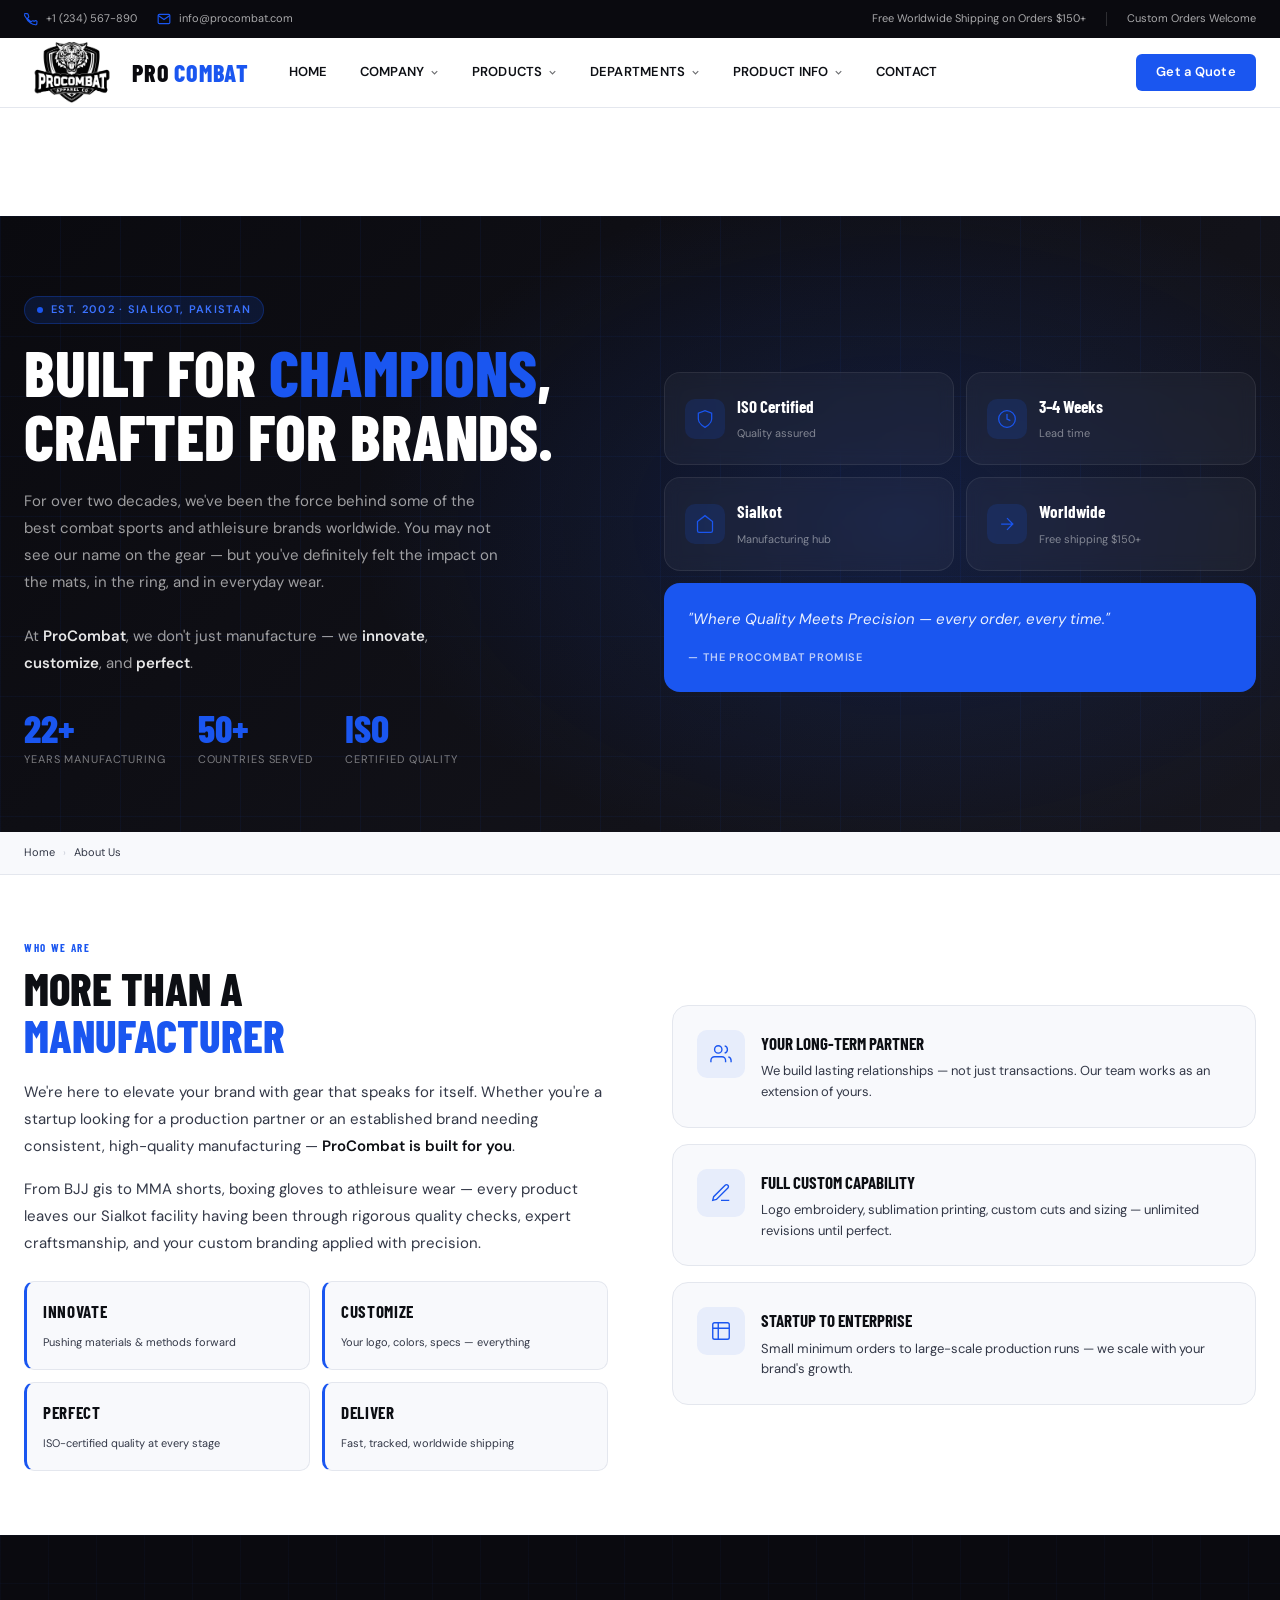
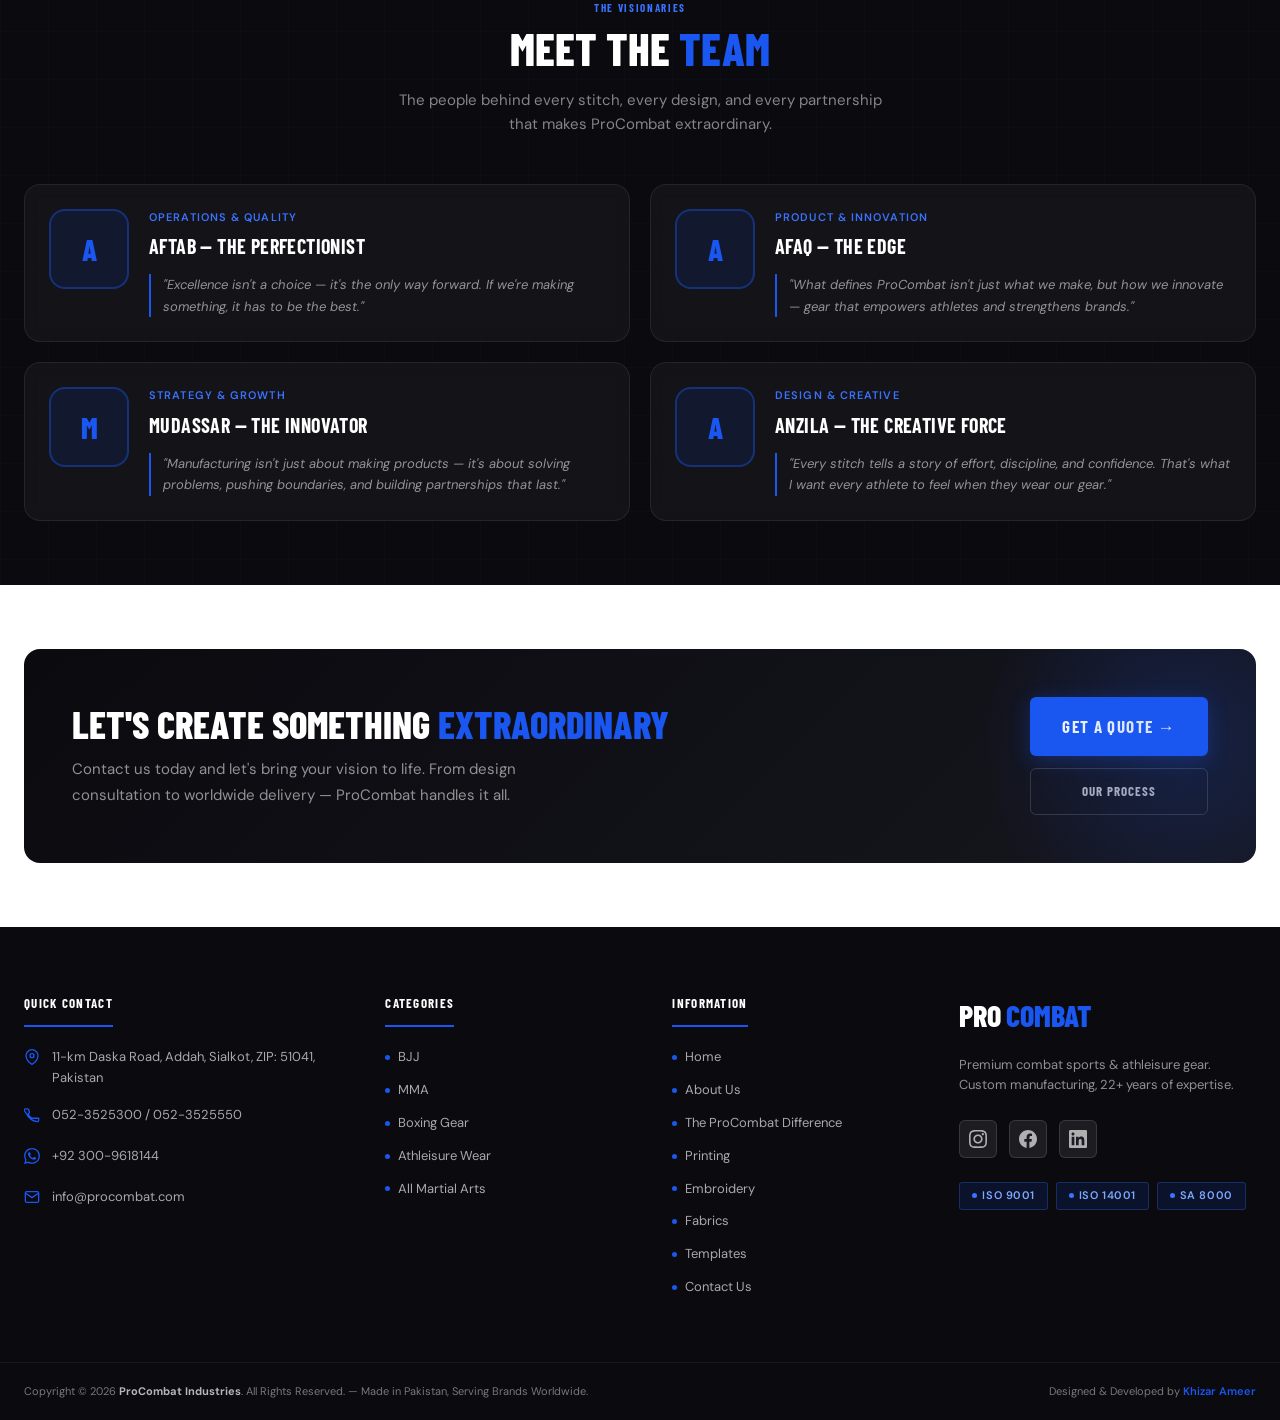
<file: pages/about.html>
<!DOCTYPE html>
<html lang="en">
<head>
  <meta charset="UTF-8"/>
  <meta name="viewport" content="width=device-width, initial-scale=1.0"/>
  <meta name="description" content="About ProCombat — 22+ years of premium combat sports gear manufacturing from Sialkot, Pakistan. Built for champions, crafted for brands."/>
  <title>About Us — ProCombat</title>

  <link rel="preconnect" href="https://fonts.googleapis.com"/>
  <link rel="preconnect" href="https://fonts.gstatic.com" crossorigin/>
  <link href="https://fonts.googleapis.com/css2?family=Barlow+Condensed:wght@500;600;700;800&family=DM+Sans:wght@300;400;500;600&display=swap" rel="stylesheet"/>

  <link rel="stylesheet" href="../css/variables.css"/>
  <link rel="stylesheet" href="../css/base.css"/>
  <link rel="stylesheet" href="../css/components/header.css"/>
  <link rel="stylesheet" href="../css/components/footer.css"/>

  <style>
    /* ── PAGE OFFSET ─────────────────────────────── */
    .page-wrap { padding-top: calc(var(--navbar-height) + var(--topbar-height)); }

    /* ── HERO BANNER ─────────────────────────────── */
    .about-hero {
      position: relative;
      background: var(--color-secondary);
      overflow: hidden;
      padding: var(--space-20) 0 var(--space-16);
    }
    .about-hero::before {
      content: '';
      position: absolute;
      inset: 0;
      background:
        radial-gradient(ellipse 60% 80% at 70% 50%, rgba(26,86,240,0.18) 0%, transparent 70%),
        linear-gradient(135deg, #0A0A0F 0%, #16161E 100%);
    }
    .about-hero__grid-lines {
      position: absolute;
      inset: 0;
      background-image:
        linear-gradient(rgba(26,86,240,0.06) 1px, transparent 1px),
        linear-gradient(90deg, rgba(26,86,240,0.06) 1px, transparent 1px);
      background-size: 60px 60px;
    }
    .about-hero__inner {
      position: relative;
      max-width: var(--container-max);
      margin: 0 auto;
      padding: 0 var(--container-pad);
      display: grid;
      grid-template-columns: 1fr 1fr;
      gap: var(--space-12);
      align-items: center;
    }
    .about-hero__tag {
      display: inline-flex;
      align-items: center;
      gap: var(--space-2);
      background: rgba(26,86,240,0.15);
      border: 1px solid rgba(26,86,240,0.3);
      color: var(--color-primary-light);
      font-family: var(--font-body);
      font-size: var(--text-xs);
      font-weight: var(--fw-semibold);
      letter-spacing: 0.12em;
      text-transform: uppercase;
      padding: var(--space-1) var(--space-3);
      border-radius: var(--radius-full);
      margin-bottom: var(--space-4);
    }
    .about-hero__tag::before {
      content: '';
      width: 6px; height: 6px;
      background: var(--color-primary);
      border-radius: 50%;
      animation: pulse 2s ease infinite;
    }
    @keyframes pulse { 0%,100%{opacity:1;transform:scale(1)} 50%{opacity:.5;transform:scale(1.4)} }
    .about-hero__title {
      font-family: var(--font-heading);
      font-weight: var(--fw-extrabold);
      font-size: clamp(2.4rem, 5vw, 4.2rem);
      color: #fff;
      text-transform: uppercase;
      line-height: 1.0;
      margin: 0 0 var(--space-5);
    }
    .about-hero__title span { color: var(--color-primary); }
    .about-hero__desc {
      font-family: var(--font-body);
      font-size: var(--text-base);
      color: rgba(255,255,255,0.6);
      line-height: var(--leading-loose);
      margin: 0 0 var(--space-8);
      max-width: 480px;
    }
    .about-hero__desc strong { color: rgba(255,255,255,0.9); font-weight: var(--fw-semibold); }
    .about-hero__stats {
      display: flex;
      gap: var(--space-8);
    }
    .stat-item__num {
      font-family: var(--font-heading);
      font-size: var(--text-3xl);
      font-weight: var(--fw-extrabold);
      color: var(--color-primary);
      line-height: 1;
    }
    .stat-item__label {
      font-family: var(--font-body);
      font-size: var(--text-xs);
      color: rgba(255,255,255,0.45);
      text-transform: uppercase;
      letter-spacing: 0.08em;
      margin-top: 4px;
    }

    /* right side visual */
    .about-hero__visual {
      position: relative;
      display: flex;
      flex-direction: column;
      gap: var(--space-3);
    }
    .hero-badge-row {
      display: flex;
      gap: var(--space-3);
    }
    .hero-badge {
      flex: 1;
      background: rgba(255,255,255,0.04);
      border: 1px solid rgba(255,255,255,0.08);
      border-radius: var(--radius-xl);
      padding: var(--space-5) var(--space-5);
      display: flex;
      align-items: center;
      gap: var(--space-3);
      backdrop-filter: blur(8px);
      transition: var(--transition-base);
    }
    .hero-badge:hover { border-color: rgba(26,86,240,0.4); background: rgba(26,86,240,0.08); }
    .hero-badge__icon {
      width: 40px; height: 40px;
      background: rgba(26,86,240,0.15);
      border-radius: var(--radius-lg);
      display: flex; align-items: center; justify-content: center;
      color: var(--color-primary);
      flex-shrink: 0;
    }
    .hero-badge__icon svg { width: 20px; height: 20px; }
    .hero-badge__text strong {
      display: block;
      font-family: var(--font-heading);
      font-size: var(--text-md);
      font-weight: var(--fw-bold);
      color: #fff;
    }
    .hero-badge__text span {
      font-family: var(--font-body);
      font-size: var(--text-xs);
      color: rgba(255,255,255,0.45);
    }
    .hero-quote-card {
      background: var(--color-primary);
      border-radius: var(--radius-xl);
      padding: var(--space-6);
    }
    .hero-quote-card p {
      font-family: var(--font-body);
      font-size: var(--text-base);
      color: rgba(255,255,255,0.9);
      line-height: 1.7;
      margin: 0 0 var(--space-3);
      font-style: italic;
    }
    .hero-quote-card span {
      font-family: var(--font-body);
      font-size: var(--text-xs);
      font-weight: var(--fw-semibold);
      color: rgba(255,255,255,0.7);
      text-transform: uppercase;
      letter-spacing: 0.08em;
    }

    /* ── BREADCRUMB ───────────────────────────────── */
    .bc-bar { background: var(--color-surface); border-bottom: 1px solid var(--color-border); padding: var(--space-3) 0; }
    .bc-inner { max-width: var(--container-max); margin: 0 auto; padding: 0 var(--container-pad); }
    .bc { display: flex; align-items: center; gap: var(--space-2); font-size: var(--text-xs); color: var(--color-text-muted); font-family: var(--font-body); flex-wrap: wrap; }
    .bc a { color: var(--color-text-muted); text-decoration: none; transition: var(--transition-fast); }
    .bc a:hover { color: var(--color-primary); }
    .bc .sep { color: var(--color-border-dark); font-size: 10px; }

    /* ── SECTION SHARED ──────────────────────────── */
    .section-label {
      font-family: var(--font-heading);
      font-size: var(--text-xs);
      font-weight: var(--fw-bold);
      text-transform: uppercase;
      letter-spacing: 0.15em;
      color: var(--color-primary);
      margin-bottom: var(--space-2);
    }
    .section-title {
      font-family: var(--font-heading);
      font-size: clamp(1.8rem, 3.5vw, 2.8rem);
      font-weight: var(--fw-extrabold);
      color: var(--color-text);
      text-transform: uppercase;
      line-height: 1.05;
      margin: 0 0 var(--space-4);
    }
    .section-title span { color: var(--color-primary); }
    .section-sub {
      font-size: var(--text-base);
      color: var(--color-text-muted);
      line-height: var(--leading-normal);
      max-width: 560px;
    }
    .pc-container {
      max-width: var(--container-max);
      margin: 0 auto;
      padding: 0 var(--container-pad);
    }

    /* ── MISSION STRIP ───────────────────────────── */
    .mission-strip {
      background: var(--color-white);
      padding: var(--space-16) 0;
    }
    .mission-inner {
      display: grid;
      grid-template-columns: 1fr 1fr;
      gap: var(--space-16);
      align-items: center;
    }
    .mission-content {}
    .mission-body {
      font-size: var(--text-base);
      color: var(--color-text-body);
      line-height: var(--leading-loose);
      margin: var(--space-5) 0 var(--space-6);
    }
    .mission-body p { margin: 0 0 var(--space-4); }
    .mission-body strong { color: var(--color-text); font-weight: var(--fw-semibold); }
    .mission-pillars {
      display: grid;
      grid-template-columns: 1fr 1fr;
      gap: var(--space-3);
    }
    .pillar {
      background: var(--color-surface);
      border: 1px solid var(--color-border);
      border-radius: var(--radius-lg);
      padding: var(--space-4);
      border-left: 3px solid var(--color-primary);
      transition: var(--transition-fast);
    }
    .pillar:hover { border-color: var(--color-primary); box-shadow: var(--shadow-sm); }
    .pillar strong {
      display: block;
      font-family: var(--font-heading);
      font-size: var(--text-md);
      font-weight: var(--fw-bold);
      color: var(--color-text);
      text-transform: uppercase;
      letter-spacing: 0.04em;
      margin-bottom: 4px;
    }
    .pillar span {
      font-size: var(--text-xs);
      color: var(--color-text-muted);
      font-family: var(--font-body);
    }

    /* right visual: stacked cards */
    .mission-visual {
      display: flex;
      flex-direction: column;
      gap: var(--space-4);
    }
    .m-card {
      background: var(--color-surface);
      border: 1px solid var(--color-border);
      border-radius: var(--radius-xl);
      padding: var(--space-6);
      display: flex;
      gap: var(--space-4);
      align-items: flex-start;
      transition: var(--transition-base);
    }
    .m-card:hover { border-color: var(--color-primary); transform: translateX(4px); box-shadow: var(--shadow-md); }
    .m-card__icon {
      width: 48px; height: 48px;
      background: rgba(26,86,240,0.08);
      border-radius: var(--radius-lg);
      display: flex; align-items: center; justify-content: center;
      color: var(--color-primary);
      flex-shrink: 0;
    }
    .m-card__icon svg { width: 22px; height: 22px; }
    .m-card h4 {
      font-family: var(--font-heading);
      font-size: var(--text-md);
      font-weight: var(--fw-bold);
      color: var(--color-text);
      text-transform: uppercase;
      margin: 0 0 4px;
    }
    .m-card p {
      font-size: var(--text-sm);
      color: var(--color-text-muted);
      line-height: 1.6;
      margin: 0;
    }

    /* ── TEAM SECTION ────────────────────────────── */
    .team-section {
      background: var(--color-secondary);
      padding: var(--space-16) 0;
      position: relative;
      overflow: hidden;
    }
    .team-section::before {
      content: '';
      position: absolute;
      inset: 0;
      background-image:
        linear-gradient(rgba(26,86,240,0.04) 1px, transparent 1px),
        linear-gradient(90deg, rgba(26,86,240,0.04) 1px, transparent 1px);
      background-size: 48px 48px;
    }
    .team-section .section-title { color: #fff; }
    .team-section .section-label { color: var(--color-primary-light); }
    .team-section .section-sub { color: rgba(255,255,255,0.5); }
    .team-header {
      text-align: center;
      margin-bottom: var(--space-12);
      position: relative;
    }
    .team-header .section-sub { max-width: 500px; margin: 0 auto; }
    .team-grid {
      display: grid;
      grid-template-columns: repeat(2, 1fr);
      gap: var(--space-5);
      position: relative;
    }
    .team-card {
      background: rgba(255,255,255,0.04);
      border: 1px solid rgba(255,255,255,0.08);
      border-radius: var(--radius-xl);
      padding: var(--space-6);
      display: flex;
      gap: var(--space-5);
      align-items: flex-start;
      transition: var(--transition-base);
      backdrop-filter: blur(8px);
    }
    .team-card:hover {
      border-color: rgba(26,86,240,0.5);
      background: rgba(26,86,240,0.08);
      transform: translateY(-3px);
    }
    .team-avatar {
      width: 80px; height: 80px;
      border-radius: var(--radius-xl);
      border: 2px solid rgba(26,86,240,0.4);
      overflow: hidden;
      flex-shrink: 0;
      background: rgba(26,86,240,0.1);
      display: flex; align-items: center; justify-content: center;
    }
    .team-avatar img {
      width: 100%; height: 100%;
      object-fit: cover;
    }
    .team-avatar-placeholder {
      font-family: var(--font-heading);
      font-size: var(--text-2xl);
      font-weight: var(--fw-extrabold);
      color: var(--color-primary);
    }
    .team-info {}
    .team-role {
      font-family: var(--font-body);
      font-size: var(--text-xs);
      font-weight: var(--fw-semibold);
      text-transform: uppercase;
      letter-spacing: 0.1em;
      color: var(--color-primary-light);
      margin-bottom: 4px;
    }
    .team-name {
      font-family: var(--font-heading);
      font-size: var(--text-lg);
      font-weight: var(--fw-bold);
      color: #fff;
      text-transform: uppercase;
      letter-spacing: 0.02em;
      margin: 0 0 var(--space-3);
    }
    .team-quote {
      font-family: var(--font-body);
      font-size: var(--text-sm);
      color: rgba(255,255,255,0.55);
      line-height: 1.65;
      font-style: italic;
      border-left: 2px solid var(--color-primary);
      padding-left: var(--space-3);
    }

    /* ── PARTNER CTA ─────────────────────────────── */
    .partner-cta {
      background: var(--color-white);
      padding: var(--space-16) 0;
    }
    .partner-cta__inner {
      background: linear-gradient(135deg, var(--color-secondary) 0%, var(--color-secondary-mid) 100%);
      border-radius: var(--radius-xl);
      padding: var(--space-12) var(--space-12);
      display: grid;
      grid-template-columns: 1fr auto;
      gap: var(--space-8);
      align-items: center;
      position: relative;
      overflow: hidden;
    }
    .partner-cta__inner::before {
      content: '';
      position: absolute;
      top: -50%;
      right: -10%;
      width: 400px;
      height: 400px;
      background: radial-gradient(circle, rgba(26,86,240,0.2) 0%, transparent 70%);
      border-radius: 50%;
    }
    .partner-cta h2 {
      font-family: var(--font-heading);
      font-size: clamp(1.6rem, 3vw, 2.4rem);
      font-weight: var(--fw-extrabold);
      color: #fff;
      text-transform: uppercase;
      line-height: 1.1;
      margin: 0 0 var(--space-3);
    }
    .partner-cta h2 span { color: var(--color-primary); }
    .partner-cta p {
      font-size: var(--text-base);
      color: rgba(255,255,255,0.55);
      line-height: 1.7;
      margin: 0;
      max-width: 520px;
    }
    .partner-cta__actions {
      display: flex;
      flex-direction: column;
      gap: var(--space-3);
      flex-shrink: 0;
    }
    .btn-primary-lg {
      display: inline-flex; align-items: center; justify-content: center; gap: var(--space-2);
      background: var(--color-primary);
      color: #fff;
      font-family: var(--font-heading);
      font-size: var(--text-md);
      font-weight: var(--fw-bold);
      text-transform: uppercase;
      letter-spacing: 0.08em;
      padding: var(--space-4) var(--space-8);
      border-radius: var(--radius-md);
      text-decoration: none;
      transition: var(--transition-base);
      white-space: nowrap;
      box-shadow: 0 4px 20px rgba(26,86,240,.3);
    }
    .btn-primary-lg:hover { background: var(--color-primary-dark); transform: translateY(-2px); box-shadow: 0 6px 28px rgba(26,86,240,.4); }
    .btn-ghost {
      display: inline-flex; align-items: center; justify-content: center; gap: var(--space-2);
      background: transparent;
      color: rgba(255,255,255,0.7);
      font-family: var(--font-heading);
      font-size: var(--text-sm);
      font-weight: var(--fw-bold);
      text-transform: uppercase;
      letter-spacing: 0.08em;
      padding: var(--space-3) var(--space-6);
      border-radius: var(--radius-md);
      text-decoration: none;
      border: 1px solid rgba(255,255,255,0.15);
      transition: var(--transition-fast);
      white-space: nowrap;
    }
    .btn-ghost:hover { border-color: rgba(255,255,255,0.4); color: #fff; }

    /* ── RESPONSIVE ──────────────────────────────── */
    @media (max-width: 1024px) {
      .about-hero__inner { grid-template-columns: 1fr; }
      .about-hero__visual { display: none; }
      .mission-inner { grid-template-columns: 1fr; gap: var(--space-10); }
      .team-grid { grid-template-columns: 1fr; }
      .partner-cta__inner { grid-template-columns: 1fr; }
    }
    @media (max-width: 768px) {
      .about-hero { padding: var(--space-12) 0; }
      .about-hero__stats { gap: var(--space-6); }
      .mission-pillars { grid-template-columns: 1fr; }
      .partner-cta__inner { padding: var(--space-8); }
    }
  </style>
</head>
<body>
<div class="page-wrap">

  <!-- Hero Banner -->
  <section class="about-hero">
    <div class="about-hero__grid-lines"></div>
    <div class="about-hero__inner">
      <div class="about-hero__content">
        <div class="about-hero__tag">Est. 2002 · Sialkot, Pakistan</div>
        <h1 class="about-hero__title">
          Built for <span>Champions</span>,<br>
          Crafted for Brands.
        </h1>
        <p class="about-hero__desc">
          For over two decades, we've been the force behind some of the best combat sports
          and athleisure brands worldwide. You may not see our name on the gear — but you've
          definitely felt the impact on the mats, in the ring, and in everyday wear.
          <br><br>
          At <strong>ProCombat</strong>, we don't just manufacture — we <strong>innovate</strong>,
          <strong>customize</strong>, and <strong>perfect</strong>.
        </p>
        <div class="about-hero__stats">
          <div class="stat-item">
            <div class="stat-item__num">22+</div>
            <div class="stat-item__label">Years Manufacturing</div>
          </div>
          <div class="stat-item">
            <div class="stat-item__num">50+</div>
            <div class="stat-item__label">Countries Served</div>
          </div>
          <div class="stat-item">
            <div class="stat-item__num">ISO</div>
            <div class="stat-item__label">Certified Quality</div>
          </div>
        </div>
      </div>

      <div class="about-hero__visual">
        <div class="hero-badge-row">
          <div class="hero-badge">
            <div class="hero-badge__icon">
              <svg viewBox="0 0 24 24" fill="none" stroke="currentColor" stroke-width="1.5"><path d="M12 22s8-4 8-10V5l-8-3-8 3v7c0 6 8 10 8 10z"/></svg>
            </div>
            <div class="hero-badge__text">
              <strong>ISO Certified</strong>
              <span>Quality assured</span>
            </div>
          </div>
          <div class="hero-badge">
            <div class="hero-badge__icon">
              <svg viewBox="0 0 24 24" fill="none" stroke="currentColor" stroke-width="1.5"><circle cx="12" cy="12" r="10"/><path d="M12 6v6l4 2"/></svg>
            </div>
            <div class="hero-badge__text">
              <strong>3–4 Weeks</strong>
              <span>Lead time</span>
            </div>
          </div>
        </div>
        <div class="hero-badge-row">
          <div class="hero-badge">
            <div class="hero-badge__icon">
              <svg viewBox="0 0 24 24" fill="none" stroke="currentColor" stroke-width="1.5"><path d="M3 9l9-7 9 7v11a2 2 0 01-2 2H5a2 2 0 01-2-2z"/></svg>
            </div>
            <div class="hero-badge__text">
              <strong>Sialkot</strong>
              <span>Manufacturing hub</span>
            </div>
          </div>
          <div class="hero-badge">
            <div class="hero-badge__icon">
              <svg viewBox="0 0 24 24" fill="none" stroke="currentColor" stroke-width="1.5"><path d="M5 12h14M12 5l7 7-7 7"/></svg>
            </div>
            <div class="hero-badge__text">
              <strong>Worldwide</strong>
              <span>Free shipping $150+</span>
            </div>
          </div>
        </div>
        <div class="hero-quote-card">
          <p>"Where Quality Meets Precision — every order, every time."</p>
          <span>— The ProCombat Promise</span>
        </div>
      </div>
    </div>
  </section>

  <!-- Breadcrumb -->
  <div class="bc-bar">
    <div class="bc-inner">
      <nav class="bc">
        <a href="/">Home</a>
        <span class="sep">›</span>
        <span>About Us</span>
      </nav>
    </div>
  </div>

  <main id="main-content">

    <!-- Mission Section -->
    <section class="mission-strip">
      <div class="pc-container">
        <div class="mission-inner">
          <div class="mission-content">
            <p class="section-label">Who We Are</p>
            <h2 class="section-title">More Than a<br><span>Manufacturer</span></h2>
            <div class="mission-body">
              <p>
                We're here to elevate your brand with gear that speaks for itself. Whether you're
                a startup looking for a production partner or an established brand needing consistent,
                high-quality manufacturing — <strong>ProCombat is built for you</strong>.
              </p>
              <p>
                From BJJ gis to MMA shorts, boxing gloves to athleisure wear — every product
                leaves our Sialkot facility having been through rigorous quality checks,
                expert craftsmanship, and your custom branding applied with precision.
              </p>
            </div>
            <div class="mission-pillars">
              <div class="pillar">
                <strong>Innovate</strong>
                <span>Pushing materials & methods forward</span>
              </div>
              <div class="pillar">
                <strong>Customize</strong>
                <span>Your logo, colors, specs — everything</span>
              </div>
              <div class="pillar">
                <strong>Perfect</strong>
                <span>ISO-certified quality at every stage</span>
              </div>
              <div class="pillar">
                <strong>Deliver</strong>
                <span>Fast, tracked, worldwide shipping</span>
              </div>
            </div>
          </div>

          <div class="mission-visual">
            <div class="m-card">
              <div class="m-card__icon">
                <svg viewBox="0 0 24 24" fill="none" stroke="currentColor" stroke-width="1.5"><path d="M17 21v-2a4 4 0 00-4-4H5a4 4 0 00-4 4v2"/><circle cx="9" cy="7" r="4"/><path d="M23 21v-2a4 4 0 00-3-3.87M16 3.13a4 4 0 010 7.75"/></svg>
              </div>
              <div>
                <h4>Your Long-Term Partner</h4>
                <p>We build lasting relationships — not just transactions. Our team works as an extension of yours.</p>
              </div>
            </div>
            <div class="m-card">
              <div class="m-card__icon">
                <svg viewBox="0 0 24 24" fill="none" stroke="currentColor" stroke-width="1.5"><path d="M12 20h9M16.5 3.5a2.121 2.121 0 013 3L7 19l-4 1 1-4L16.5 3.5z"/></svg>
              </div>
              <div>
                <h4>Full Custom Capability</h4>
                <p>Logo embroidery, sublimation printing, custom cuts and sizing — unlimited revisions until perfect.</p>
              </div>
            </div>
            <div class="m-card">
              <div class="m-card__icon">
                <svg viewBox="0 0 24 24" fill="none" stroke="currentColor" stroke-width="1.5"><path d="M9 3H5a2 2 0 00-2 2v4m6-6h10a2 2 0 012 2v4M9 3v18m0 0h10a2 2 0 002-2V9M9 21H5a2 2 0 01-2-2V9m0 0h18"/></svg>
              </div>
              <div>
                <h4>Startup to Enterprise</h4>
                <p>Small minimum orders to large-scale production runs — we scale with your brand's growth.</p>
              </div>
            </div>
          </div>
        </div>
      </div>
    </section>

    <!-- Team Section -->
    <section class="team-section">
      <div class="pc-container">
        <div class="team-header">
          <p class="section-label">The Visionaries</p>
          <h2 class="section-title">Meet the <span>Team</span></h2>
          <p class="section-sub">The people behind every stitch, every design, and every partnership that makes ProCombat extraordinary.</p>
        </div>
        <div class="team-grid">

          <div class="team-card">
            <div class="team-avatar">
              <div class="team-avatar-placeholder">A</div>
            </div>
            <div class="team-info">
              <div class="team-role">Operations & Quality</div>
              <div class="team-name">Aftab — The Perfectionist</div>
              <p class="team-quote">"Excellence isn't a choice — it's the only way forward. If we're making something, it has to be the best."</p>
            </div>
          </div>

          <div class="team-card">
            <div class="team-avatar">
              <div class="team-avatar-placeholder">A</div>
            </div>
            <div class="team-info">
              <div class="team-role">Product & Innovation</div>
              <div class="team-name">Afaq — The Edge</div>
              <p class="team-quote">"What defines ProCombat isn't just what we make, but how we innovate — gear that empowers athletes and strengthens brands."</p>
            </div>
          </div>

          <div class="team-card">
            <div class="team-avatar">
              <div class="team-avatar-placeholder">M</div>
            </div>
            <div class="team-info">
              <div class="team-role">Strategy & Growth</div>
              <div class="team-name">Mudassar — The Innovator</div>
              <p class="team-quote">"Manufacturing isn't just about making products — it's about solving problems, pushing boundaries, and building partnerships that last."</p>
            </div>
          </div>

          <div class="team-card">
            <div class="team-avatar">
              <div class="team-avatar-placeholder">A</div>
            </div>
            <div class="team-info">
              <div class="team-role">Design & Creative</div>
              <div class="team-name">Anzila — The Creative Force</div>
              <p class="team-quote">"Every stitch tells a story of effort, discipline, and confidence. That's what I want every athlete to feel when they wear our gear."</p>
            </div>
          </div>

        </div>
      </div>
    </section>

    <!-- Partner CTA -->
    <section class="partner-cta">
      <div class="pc-container">
        <div class="partner-cta__inner">
          <div>
            <h2>Let's Create Something <span>Extraordinary</span></h2>
            <p>Contact us today and let's bring your vision to life. From design consultation to worldwide delivery — ProCombat handles it all.</p>
          </div>
          <div class="partner-cta__actions">
            <a href="contact.html" class="btn-primary-lg">Get a Quote →</a>
            <a href="pages/procombat-difference.html" class="btn-ghost">Our Process</a>
          </div>
        </div>
      </div>
    </section>

  </main>
</div>

<script type="module">
import Header from '../components/header.js';
import Footer from '../components/footer.js';
Header.init('body');
Footer.init('body');
document.title = 'About Us — ProCombat';
</script>
</body>
</html>
</file>
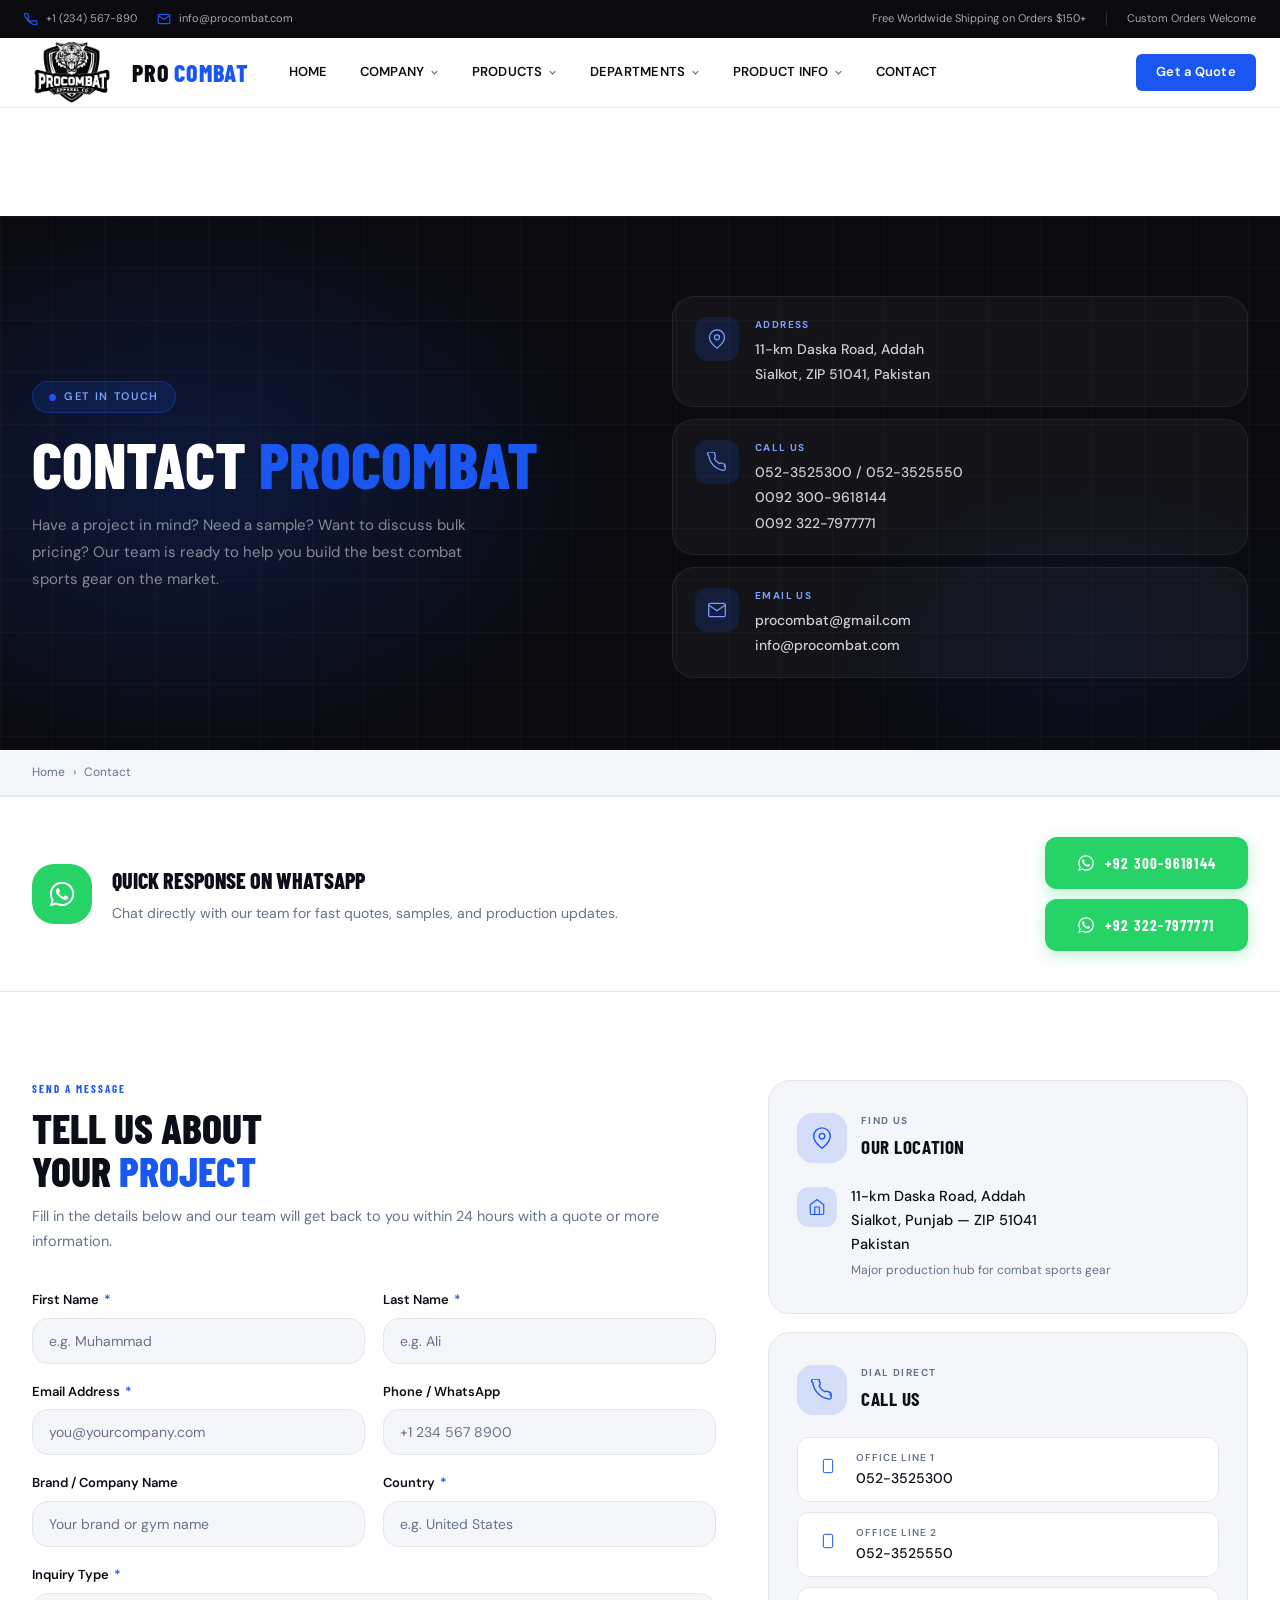
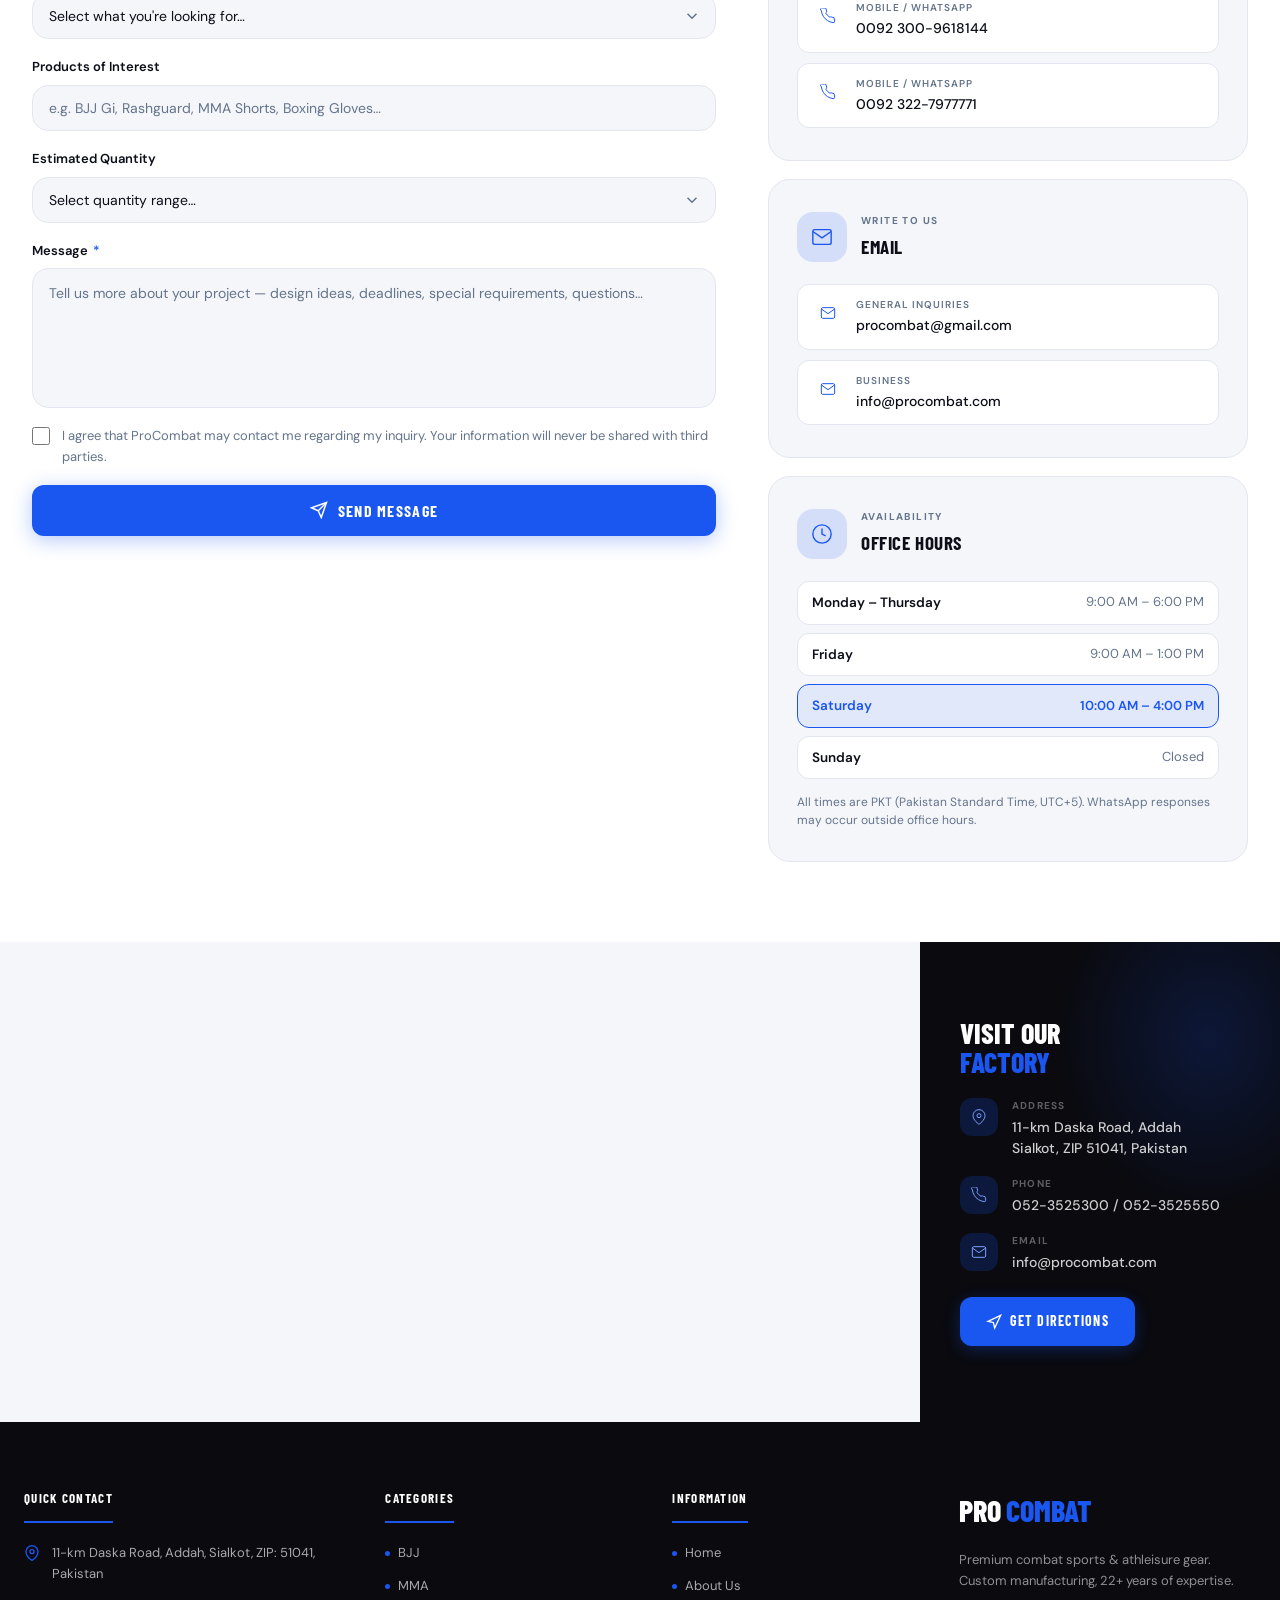
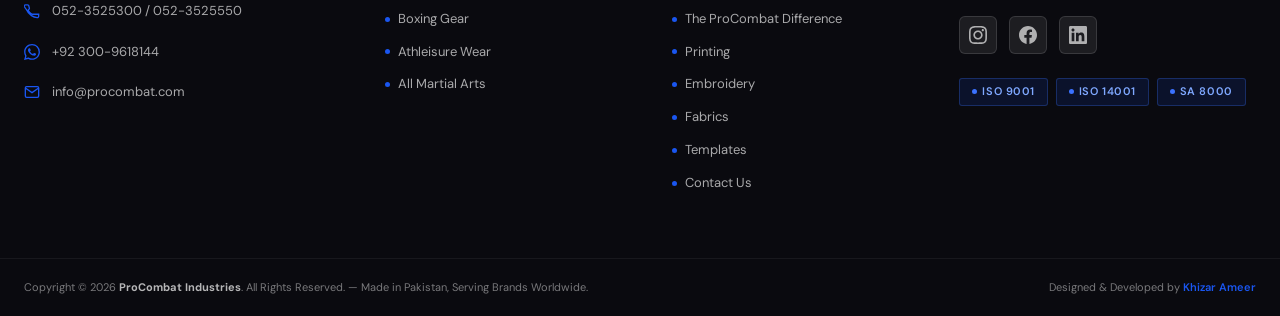
<file: pages/contact.html>
<!DOCTYPE html>
<html lang="en">
<head>
  <meta charset="UTF-8"/>
  <meta name="viewport" content="width=device-width, initial-scale=1.0"/>
  <title>Contact Us — ProCombat</title>
  <link rel="preconnect" href="https://fonts.googleapis.com"/>
  <link rel="preconnect" href="https://fonts.gstatic.com" crossorigin/>
  <link href="https://fonts.googleapis.com/css2?family=Barlow+Condensed:wght@500;600;700;800&family=DM+Sans:ital,wght@0,300;0,400;0,500;0,600&display=swap" rel="stylesheet"/>
  <link rel="stylesheet" href="../css/variables.css"/>
  <link rel="stylesheet" href="../css/base.css"/>
  <link rel="stylesheet" href="../css/components/header.css"/>
  <link rel="stylesheet" href="../css/components/footer.css"/>
  <style>
    *, *::before, *::after { box-sizing: border-box; margin: 0; padding: 0; }

    :root {
      --dark:    #0A0A0F;
      --dark2:   #13131C;
      --dark3:   #1A1A26;
      --pri:     #1A56F0;
      --pri-lt:  #7b9fff;
      --pri-fa:  rgba(26,86,240,0.09);
      --pri-fa2: rgba(26,86,240,0.15);
      --white:   #ffffff;
      --surf:    #F5F6FA;
      --bdr:     #E4E6EF;
      --bdr2:    #D1D5E0;
      --text:    #0C0E18;
      --muted:   #64748B;
      --body:    #374151;
      --success: #22C55E;
      --r-sm: 8px; --r-md: 12px; --r-lg: 16px;
      --r-xl: 22px; --r-2xl: 30px; --r-pill: 999px;
    }

    body { font-family: 'DM Sans', sans-serif; color: var(--body); background: var(--white); }
    .wrap { padding-top: 108px; }
    .container { max-width: 1300px; margin: 0 auto; padding: 0 32px; }

    /* ── HERO ──────────────────────────────────────── */
    .hero {
      background: var(--dark);
      padding: 80px 0 72px;
      position: relative; overflow: hidden;
    }
    .hero-bg {
      position: absolute; inset: 0;
      background:
        radial-gradient(ellipse 55% 90% at 15% 50%, rgba(26,86,240,0.2) 0%, transparent 60%),
        radial-gradient(ellipse 40% 60% at 85% 80%, rgba(26,86,240,0.08) 0%, transparent 55%);
    }
    .hero-grid {
      position: absolute; inset: 0;
      background-image:
        linear-gradient(rgba(255,255,255,0.025) 1px, transparent 1px),
        linear-gradient(90deg, rgba(255,255,255,0.025) 1px, transparent 1px);
      background-size: 52px 52px;
    }
    .hero-inner {
      position: relative;
      display: grid; grid-template-columns: 1fr 1fr;
      gap: 64px; align-items: center;
    }
    .hero-pill {
      display: inline-flex; align-items: center; gap: 8px;
      background: rgba(26,86,240,0.15);
      border: 1px solid rgba(26,86,240,0.35);
      color: var(--pri-lt);
      font-size: 11px; font-weight: 600; letter-spacing: .15em; text-transform: uppercase;
      padding: 6px 16px; border-radius: var(--r-pill); margin-bottom: 20px;
    }
    .hero-pill .dot { width: 7px; height: 7px; background: var(--pri); border-radius: 50%; animation: pulse 2s infinite; }
    @keyframes pulse { 0%,100%{opacity:1} 50%{opacity:.4} }
    .hero h1 {
      font-family: 'Barlow Condensed', sans-serif;
      font-size: clamp(2.6rem, 5vw, 4rem); font-weight: 800;
      color: #fff; text-transform: uppercase; line-height: .96; margin-bottom: 18px;
    }
    .hero h1 em { color: var(--pri); font-style: normal; }
    .hero-desc {
      font-size: 15px; color: rgba(255,255,255,.5); line-height: 1.78;
      max-width: 460px;
    }

    /* Hero right: quick-info cards */
    .hero-cards {
      display: flex; flex-direction: column; gap: 12px;
    }
    .hc {
      background: rgba(255,255,255,0.04);
      border: 1px solid rgba(255,255,255,0.07);
      border-radius: var(--r-xl);
      padding: 20px 22px;
      display: flex; gap: 16px; align-items: flex-start;
      transition: all .22s;
    }
    .hc:hover { border-color: rgba(26,86,240,.45); background: rgba(26,86,240,.08); }
    .hc-icon {
      width: 44px; height: 44px; flex-shrink: 0;
      background: rgba(26,86,240,.16); border-radius: var(--r-md);
      display: flex; align-items: center; justify-content: center;
      color: var(--pri-lt);
    }
    .hc-icon svg { width: 20px; height: 20px; }
    .hc-body {}
    .hc-label {
      font-size: 10px; font-weight: 700; letter-spacing: .14em; text-transform: uppercase;
      color: var(--pri-lt); margin-bottom: 5px;
    }
    .hc-vals { display: flex; flex-direction: column; gap: 3px; }
    .hc-val {
      font-size: 14px; font-weight: 500; color: rgba(255,255,255,.8);
      text-decoration: none; transition: color .15s;
    }
    a.hc-val:hover { color: var(--pri-lt); }

    /* ── BREADCRUMB ────────────────────────────────── */
    .bc-bar { background: var(--surf); border-bottom: 1px solid var(--bdr); padding: 13px 0; }
    .bc { display:flex; align-items:center; gap:8px; font-size:12px; color:var(--muted); }
    .bc a { color:var(--muted); text-decoration:none; } .bc a:hover { color:var(--pri); }

    /* ── MAIN CONTACT SECTION ──────────────────────── */
    .contact-main {
      background: var(--white);
      padding: 88px 0 80px;
    }
    .contact-grid {
      display: grid;
      grid-template-columns: 1fr 480px;
      gap: 52px;
      align-items: start;
    }

    /* ── FORM ──────────────────────────────────────── */
    .form-wrap {}
    .form-heading { margin-bottom: 36px; }
    .form-label-tag {
      font-family:'Barlow Condensed',sans-serif;
      font-size:11px; font-weight:700;
      text-transform:uppercase; letter-spacing:.18em;
      color:var(--pri); margin-bottom:8px;
    }
    .form-title {
      font-family:'Barlow Condensed',sans-serif;
      font-size:clamp(1.8rem,3.5vw,2.6rem); font-weight:800;
      color:var(--text); text-transform:uppercase; line-height:1.04; margin-bottom:12px;
    }
    .form-title em { color:var(--pri); font-style:normal; }
    .form-sub { font-size:14.5px; color:var(--muted); line-height:1.72; }

    form#contact-form { display: flex; flex-direction: column; gap: 18px; }

    .form-row { display: grid; grid-template-columns: 1fr 1fr; gap: 18px; }

    .field { display: flex; flex-direction: column; gap: 7px; }
    .field label {
      font-size: 13px; font-weight: 600; color: var(--text);
    }
    .field label .req { color: var(--pri); margin-left: 2px; }

    .field input,
    .field select,
    .field textarea {
      width: 100%;
      background: var(--surf);
      border: 1.5px solid var(--bdr);
      border-radius: var(--r-lg);
      padding: 13px 16px;
      font-family: 'DM Sans', sans-serif;
      font-size: 14px; color: var(--text);
      transition: border-color .2s, box-shadow .2s;
      outline: none;
      resize: none;
    }
    .field input::placeholder,
    .field textarea::placeholder { color: var(--muted); }
    .field input:focus,
    .field select:focus,
    .field textarea:focus {
      border-color: var(--pri);
      background: var(--white);
      box-shadow: 0 0 0 3px rgba(26,86,240,.1);
    }
    .field textarea { height: 140px; line-height: 1.6; }
    .field select { appearance: none; background-image: url("data:image/svg+xml,%3Csvg xmlns='http://www.w3.org/2000/svg' fill='none' viewBox='0 0 24 24' stroke='%2364748b' stroke-width='2'%3E%3Cpath d='M6 9l6 6 6-6'/%3E%3C/svg%3E"); background-repeat: no-repeat; background-position: right 14px center; background-size: 18px; padding-right: 42px; cursor: pointer; }

    /* Checkbox */
    .check-field { display: flex; gap: 12px; align-items: flex-start; }
    .check-field input[type="checkbox"] {
      width: 18px; height: 18px; flex-shrink: 0; margin-top: 1px;
      accent-color: var(--pri); cursor: pointer;
    }
    .check-field label { font-size: 13px; color: var(--muted); line-height: 1.55; cursor: pointer; }
    .check-field label a { color: var(--pri); text-decoration: none; }

    /* Submit button */
    .btn-submit {
      display: flex; align-items: center; justify-content: center; gap: 10px;
      background: var(--pri); color: #fff;
      font-family:'Barlow Condensed',sans-serif;
      font-size: 16px; font-weight: 700; text-transform: uppercase; letter-spacing: .08em;
      padding: 16px 40px; border-radius: var(--r-md);
      border: none; cursor: pointer; transition: all .2s;
      box-shadow: 0 4px 20px rgba(26,86,240,.32);
      width: 100%;
    }
    .btn-submit:hover { background: #1240CC; transform: translateY(-2px); box-shadow: 0 8px 28px rgba(26,86,240,.35); }
    .btn-submit svg { width: 18px; height: 18px; }
    .btn-submit.loading { opacity: .7; pointer-events: none; }

    /* Success message */
    .form-success {
      display: none;
      background: rgba(34,197,94,.08);
      border: 1.5px solid rgba(34,197,94,.3);
      border-radius: var(--r-xl);
      padding: 28px 28px;
      text-align: center; margin-top: 8px;
    }
    .form-success.show { display: block; }
    .form-success svg { width: 48px; height: 48px; color: var(--success); margin-bottom: 12px; }
    .form-success h4 {
      font-family:'Barlow Condensed',sans-serif; font-size:22px; font-weight:800;
      color: var(--text); text-transform:uppercase; margin-bottom:8px;
    }
    .form-success p { font-size:14px; color:var(--muted); line-height:1.65; }

    /* ── SIDEBAR INFO ──────────────────────────────── */
    .info-sidebar { display: flex; flex-direction: column; gap: 18px; }

    .info-card {
      background: var(--surf);
      border: 1px solid var(--bdr);
      border-radius: var(--r-xl);
      padding: 32px 28px;
      transition: all .22s;
    }
    .info-card:hover { border-color: var(--pri); box-shadow: 0 12px 36px rgba(26,86,240,.08); }
    .info-card-head {
      display: flex; align-items: center; gap: 14px;
      margin-bottom: 22px;
    }
    .ic-icon {
      width: 50px; height: 50px; flex-shrink: 0;
      background: var(--pri-fa2); border-radius: var(--r-lg);
      display: flex; align-items: center; justify-content: center;
      color: var(--pri); transition: all .2s;
    }
    .info-card:hover .ic-icon { background: var(--pri); color: #fff; }
    .ic-icon svg { width: 22px; height: 22px; }
    .ic-head-txt {}
    .ic-label {
      font-size:10px; font-weight:700; letter-spacing:.14em; text-transform:uppercase;
      color:var(--muted); margin-bottom:3px;
    }
    .ic-name {
      font-family:'Barlow Condensed',sans-serif; font-size:19px; font-weight:700;
      color:var(--text); text-transform:uppercase; letter-spacing:.03em;
    }
    .ic-items { display:flex; flex-direction:column; gap:10px; }
    .ic-item {
      display: flex; gap: 12px; align-items: flex-start;
      padding: 12px 14px;
      background: var(--white);
      border: 1px solid var(--bdr);
      border-radius: var(--r-md);
      text-decoration: none; transition: all .18s;
    }
    .ic-item:hover { border-color:var(--pri); background:var(--pri-fa); }
    .ic-item-icon {
      width: 32px; height: 32px; flex-shrink: 0;
      display: flex; align-items: center; justify-content: center;
      color: var(--pri);
    }
    .ic-item-icon svg { width: 16px; height: 16px; }
    .ic-item-txt { display:flex; flex-direction:column; gap:1px; }
    .ic-item-sub { font-size:10px; font-weight:600; text-transform:uppercase; letter-spacing:.1em; color:var(--muted); }
    .ic-item-val { font-size:14px; font-weight:500; color:var(--text); }

    /* Address special */
    .addr-block {
      display: flex; gap: 14px; align-items: flex-start;
    }
    .addr-icon {
      width: 40px; height: 40px; flex-shrink: 0;
      background: var(--pri-fa2); border-radius: var(--r-md);
      display: flex; align-items: center; justify-content: center;
      color: var(--pri); margin-top: 2px;
    }
    .addr-icon svg { width: 18px; height: 18px; }
    .addr-txt {}
    .addr-txt p { font-size:14.5px; color:var(--text); font-weight:500; line-height:1.65; }
    .addr-txt span { font-size:12px; color:var(--muted); }

    /* Hours card */
    .hours-list { display:flex; flex-direction:column; gap:8px; }
    .hour-row {
      display:flex; justify-content:space-between; align-items:center;
      padding:10px 14px;
      background:var(--white); border:1px solid var(--bdr); border-radius:var(--r-md);
    }
    .hour-row .day { font-size:13.5px; font-weight:600; color:var(--text); }
    .hour-row .time { font-size:13px; color:var(--muted); }
    .hour-row.today { border-color:var(--pri); background:var(--pri-fa); }
    .hour-row.today .day { color:var(--pri); }
    .hour-row.today .time { color:var(--pri); font-weight:600; }

    /* ── MAP SECTION ───────────────────────────────── */
    .map-section {
      background: var(--surf);
      padding: 0;
    }
    .map-section-inner {
      display: grid;
      grid-template-columns: 1fr 360px;
      min-height: 480px;
    }
    .map-frame { position: relative; }
    .map-frame iframe {
      width: 100%; height: 100%; min-height: 480px;
      border: 0; display: block; filter: saturate(.85);
    }
    .map-info {
      background: var(--dark);
      padding: 52px 40px;
      display: flex; flex-direction: column; justify-content: center; gap: 28px;
      position: relative; overflow: hidden;
    }
    .map-info::before {
      content: ''; position: absolute; inset: 0;
      background:
        radial-gradient(ellipse 70% 60% at 80% 20%, rgba(26,86,240,0.18) 0%, transparent 60%);
    }
    .map-info-content { position: relative; }
    .map-title {
      font-family:'Barlow Condensed',sans-serif;
      font-size: 28px; font-weight: 800;
      color: #fff; text-transform: uppercase; line-height: 1.05;
      margin-bottom: 20px;
    }
    .map-title em { color:var(--pri); font-style:normal; }
    .map-detail {
      display: flex; gap: 14px; align-items: flex-start;
      margin-bottom: 16px;
    }
    .map-detail:last-child { margin-bottom: 0; }
    .md-icon {
      width: 38px; height: 38px; flex-shrink: 0;
      background: rgba(26,86,240,.2); border-radius: var(--r-md);
      display: flex; align-items: center; justify-content: center;
      color: var(--pri-lt);
    }
    .md-icon svg { width: 16px; height: 16px; }
    .md-txt {}
    .md-label { font-size:10px; font-weight:700; letter-spacing:.12em; text-transform:uppercase; color:rgba(255,255,255,.35); margin-bottom:3px; }
    .md-val { font-size:14px; font-weight:500; color:rgba(255,255,255,.8); line-height:1.55; }
    .md-val a { color:rgba(255,255,255,.8); text-decoration:none; transition:color .15s; }
    .md-val a:hover { color:var(--pri-lt); }

    .btn-directions {
      display: inline-flex; align-items: center; gap: 8px;
      background: var(--pri); color: #fff;
      font-family:'Barlow Condensed',sans-serif; font-size:14px; font-weight:700;
      text-transform:uppercase; letter-spacing:.08em;
      padding:13px 26px; border-radius:var(--r-md);
      text-decoration:none; transition:all .2s; width:fit-content; margin-top:8px;
      box-shadow:0 4px 16px rgba(26,86,240,.3);
    }
    .btn-directions:hover { background:#1240CC; transform:translateY(-2px); }
    .btn-directions svg { width:16px; height:16px; }

    /* ── WHATSAPP BANNER ───────────────────────────── */
    .wa-banner {
      background: var(--white);
      border-top: 1px solid var(--bdr);
      border-bottom: 1px solid var(--bdr);
      padding: 40px 0;
    }
    .wa-inner {
      display: flex; align-items: center; justify-content: space-between;
      gap: 24px; flex-wrap: wrap;
    }
    .wa-left { display:flex; align-items:center; gap:20px; }
    .wa-icon-wrap {
      width: 60px; height: 60px; flex-shrink: 0;
      background: #25D366; border-radius: var(--r-xl);
      display:flex; align-items:center; justify-content:center;
    }
    .wa-icon-wrap svg { width:28px; height:28px; fill:#fff; }
    .wa-txt h3 {
      font-family:'Barlow Condensed',sans-serif; font-size:22px; font-weight:800;
      color:var(--text); text-transform:uppercase; margin-bottom:4px;
    }
    .wa-txt p { font-size:14px; color:var(--muted); }
    .btn-wa {
      display:inline-flex; align-items:center; gap:10px;
      background:#25D366; color:#fff;
      font-family:'Barlow Condensed',sans-serif; font-size:15px; font-weight:700;
      text-transform:uppercase; letter-spacing:.08em;
      padding:14px 32px; border-radius:var(--r-md);
      text-decoration:none; transition:all .2s; white-space:nowrap;
      box-shadow:0 4px 16px rgba(37,211,102,.3);
    }
    .btn-wa:hover { background:#1fba5a; transform:translateY(-2px); }
    .btn-wa svg { width:18px; height:18px; fill:#fff; }

    /* ── RESPONSIVE ────────────────────────────────── */
    @media (max-width: 1100px) {
      .contact-grid { grid-template-columns: 1fr; }
      .info-sidebar { display: grid; grid-template-columns: 1fr 1fr; }
      .map-section-inner { grid-template-columns: 1fr; }
      .map-info { padding: 44px 32px; }
    }
    @media (max-width: 860px) {
      .hero-inner { grid-template-columns: 1fr; }
      .hero-cards { display: grid; grid-template-columns: 1fr 1fr; }
      .info-sidebar { grid-template-columns: 1fr; }
    }
    @media (max-width: 600px) {
      .form-row { grid-template-columns: 1fr; }
      .hero-cards { grid-template-columns: 1fr; }
      .container { padding: 0 20px; }
      .wa-inner { flex-direction: column; align-items: flex-start; }
      .map-info { padding: 36px 24px; }
    }
  </style>
</head>
<body>
<div class="wrap">

  <!-- HERO -->
  <section class="hero">
    <div class="hero-bg"></div>
    <div class="hero-grid"></div>
    <div class="container">
      <div class="hero-inner">
        <div>
          <div class="hero-pill"><span class="dot"></span>Get In Touch</div>
          <h1>Contact <em>ProCombat</em></h1>
          <p class="hero-desc">Have a project in mind? Need a sample? Want to discuss bulk pricing? Our team is ready to help you build the best combat sports gear on the market.</p>
        </div>
        <div class="hero-cards">
          <!-- Address -->
          <div class="hc">
            <div class="hc-icon">
              <svg viewBox="0 0 24 24" fill="none" stroke="currentColor" stroke-width="1.5"><path d="M21 10c0 7-9 13-9 13s-9-6-9-13a9 9 0 0118 0z"/><circle cx="12" cy="10" r="3"/></svg>
            </div>
            <div class="hc-body">
              <div class="hc-label">Address</div>
              <div class="hc-vals">
                <span class="hc-val">11-km Daska Road, Addah</span>
                <span class="hc-val">Sialkot, ZIP 51041, Pakistan</span>
              </div>
            </div>
          </div>
          <!-- Phone -->
          <div class="hc">
            <div class="hc-icon">
              <svg viewBox="0 0 24 24" fill="none" stroke="currentColor" stroke-width="1.5"><path d="M22 16.92v3a2 2 0 01-2.18 2 19.79 19.79 0 01-8.63-3.07 19.5 19.5 0 01-6.07-6.07 19.79 19.79 0 01-3.07-8.63A2 2 0 014.18 0h3a2 2 0 012 1.72c.127.96.361 1.9.7 2.81a2 2 0 01-.45 2.11L8.91 7.91a16 16 0 006 6l1.27-.53a2 2 0 012.11.45c.907.339 1.85.573 2.81.7A2 2 0 0121 16.92z"/></svg>
            </div>
            <div class="hc-body">
              <div class="hc-label">Call Us</div>
              <div class="hc-vals">
                <a class="hc-val" href="tel:+92523525300">052-3525300 / 052-3525550</a>
                <a class="hc-val" href="tel:+923009618144">0092 300-9618144</a>
                <a class="hc-val" href="tel:+923227977771">0092 322-7977771</a>
              </div>
            </div>
          </div>
          <!-- Email -->
          <div class="hc">
            <div class="hc-icon">
              <svg viewBox="0 0 24 24" fill="none" stroke="currentColor" stroke-width="1.5"><path d="M4 4h16c1.1 0 2 .9 2 2v12c0 1.1-.9 2-2 2H4c-1.1 0-2-.9-2-2V6c0-1.1.9-2 2-2z"/><polyline points="22,6 12,13 2,6"/></svg>
            </div>
            <div class="hc-body">
              <div class="hc-label">Email Us</div>
              <div class="hc-vals">
                <a class="hc-val" href="mailto:procombat@gmail.com">procombat@gmail.com</a>
                <a class="hc-val" href="mailto:info@procombat.com">info@procombat.com</a>
              </div>
            </div>
          </div>
        </div>
      </div>
    </div>
  </section>

  <!-- BREADCRUMB -->
  <div class="bc-bar">
    <div class="container">
      <nav class="bc"><a href="/">Home</a> <span>›</span> <span>Contact</span></nav>
    </div>
  </div>

  <main>

    <!-- WHATSAPP BANNER -->
    <div class="wa-banner">
      <div class="container">
        <div class="wa-inner">
          <div class="wa-left">
            <div class="wa-icon-wrap">
              <svg viewBox="0 0 448 512" xmlns="http://www.w3.org/2000/svg"><path d="M380.9 97.1C339 55.1 283.2 32 223.9 32c-122.4 0-222 99.6-222 222 0 39.1 10.2 77.3 29.6 111L0 480l117.7-30.9c32.4 17.7 68.9 27 106.1 27h.1c122.3 0 224.1-99.6 224.1-222 0-59.3-25.2-115-67.1-157zm-157 341.6c-33.2 0-65.7-8.9-94-25.7l-6.7-4-69.8 18.3L72 359.2l-4.4-7c-18.5-29.4-28.2-63.3-28.2-98.2 0-101.7 82.8-184.5 184.6-184.5 49.3 0 95.6 19.2 130.4 54.1 34.8 34.9 56.2 81.2 56.1 130.5 0 101.8-84.9 184.6-186.6 184.6zm101.2-138.2c-5.5-2.8-32.8-16.2-37.9-18-5.1-1.9-8.8-2.8-12.5 2.8-3.7 5.6-14.3 18-17.6 21.8-3.2 3.7-6.5 4.2-12 1.4-32.6-16.3-54-29.1-75.5-66-5.7-9.8 5.7-9.1 16.3-30.3 1.8-3.7.9-6.9-.5-9.7-1.4-2.8-12.5-30.1-17.1-41.2-4.5-10.8-9.1-9.3-12.5-9.5-3.2-.2-6.9-.2-10.6-.2-3.7 0-9.7 1.4-14.8 6.9-5.1 5.6-19.4 19-19.4 46.3 0 27.3 19.9 53.7 22.6 57.4 2.8 3.7 39.1 59.7 94.8 83.8 35.2 15.2 49 16.5 66.6 13.9 10.7-1.6 32.8-13.4 37.4-26.4 4.6-13 4.6-24.1 3.2-26.4-1.3-2.5-5-3.9-10.5-6.6z"/></svg>
            </div>
            <div class="wa-txt">
              <h3>Quick Response on WhatsApp</h3>
              <p>Chat directly with our team for fast quotes, samples, and production updates.</p>
            </div>
          </div>
          <div style="display:flex;flex-direction:column;gap:10px">
            <a href="https://wa.me/923009618144" target="_blank" class="btn-wa">
              <svg viewBox="0 0 448 512" xmlns="http://www.w3.org/2000/svg"><path d="M380.9 97.1C339 55.1 283.2 32 223.9 32c-122.4 0-222 99.6-222 222 0 39.1 10.2 77.3 29.6 111L0 480l117.7-30.9c32.4 17.7 68.9 27 106.1 27h.1c122.3 0 224.1-99.6 224.1-222 0-59.3-25.2-115-67.1-157zm-157 341.6c-33.2 0-65.7-8.9-94-25.7l-6.7-4-69.8 18.3L72 359.2l-4.4-7c-18.5-29.4-28.2-63.3-28.2-98.2 0-101.7 82.8-184.5 184.6-184.5 49.3 0 95.6 19.2 130.4 54.1 34.8 34.9 56.2 81.2 56.1 130.5 0 101.8-84.9 184.6-186.6 184.6zm101.2-138.2c-5.5-2.8-32.8-16.2-37.9-18-5.1-1.9-8.8-2.8-12.5 2.8-3.7 5.6-14.3 18-17.6 21.8-3.2 3.7-6.5 4.2-12 1.4-32.6-16.3-54-29.1-75.5-66-5.7-9.8 5.7-9.1 16.3-30.3 1.8-3.7.9-6.9-.5-9.7-1.4-2.8-12.5-30.1-17.1-41.2-4.5-10.8-9.1-9.3-12.5-9.5-3.2-.2-6.9-.2-10.6-.2-3.7 0-9.7 1.4-14.8 6.9-5.1 5.6-19.4 19-19.4 46.3 0 27.3 19.9 53.7 22.6 57.4 2.8 3.7 39.1 59.7 94.8 83.8 35.2 15.2 49 16.5 66.6 13.9 10.7-1.6 32.8-13.4 37.4-26.4 4.6-13 4.6-24.1 3.2-26.4-1.3-2.5-5-3.9-10.5-6.6z"/></svg>
              +92 300-9618144
            </a>
            <a href="https://wa.me/923227977771" target="_blank" class="btn-wa">
              <svg viewBox="0 0 448 512" xmlns="http://www.w3.org/2000/svg"><path d="M380.9 97.1C339 55.1 283.2 32 223.9 32c-122.4 0-222 99.6-222 222 0 39.1 10.2 77.3 29.6 111L0 480l117.7-30.9c32.4 17.7 68.9 27 106.1 27h.1c122.3 0 224.1-99.6 224.1-222 0-59.3-25.2-115-67.1-157zm-157 341.6c-33.2 0-65.7-8.9-94-25.7l-6.7-4-69.8 18.3L72 359.2l-4.4-7c-18.5-29.4-28.2-63.3-28.2-98.2 0-101.7 82.8-184.5 184.6-184.5 49.3 0 95.6 19.2 130.4 54.1 34.8 34.9 56.2 81.2 56.1 130.5 0 101.8-84.9 184.6-186.6 184.6zm101.2-138.2c-5.5-2.8-32.8-16.2-37.9-18-5.1-1.9-8.8-2.8-12.5 2.8-3.7 5.6-14.3 18-17.6 21.8-3.2 3.7-6.5 4.2-12 1.4-32.6-16.3-54-29.1-75.5-66-5.7-9.8 5.7-9.1 16.3-30.3 1.8-3.7.9-6.9-.5-9.7-1.4-2.8-12.5-30.1-17.1-41.2-4.5-10.8-9.1-9.3-12.5-9.5-3.2-.2-6.9-.2-10.6-.2-3.7 0-9.7 1.4-14.8 6.9-5.1 5.6-19.4 19-19.4 46.3 0 27.3 19.9 53.7 22.6 57.4 2.8 3.7 39.1 59.7 94.8 83.8 35.2 15.2 49 16.5 66.6 13.9 10.7-1.6 32.8-13.4 37.4-26.4 4.6-13 4.6-24.1 3.2-26.4-1.3-2.5-5-3.9-10.5-6.6z"/></svg>
              +92 322-7977771
            </a>
          </div>
        </div>
      </div>
    </div>

    <!-- CONTACT FORM + INFO -->
    <section class="contact-main">
      <div class="container">
        <div class="contact-grid">

          <!-- FORM -->
          <div class="form-wrap">
            <div class="form-heading">
              <p class="form-label-tag">Send a Message</p>
              <h2 class="form-title">Tell Us About<br>Your <em>Project</em></h2>
              <p class="form-sub">Fill in the details below and our team will get back to you within 24 hours with a quote or more information.</p>
            </div>

            <form id="contact-form" novalidate>
              <div class="form-row">
                <div class="field">
                  <label for="fname">First Name <span class="req">*</span></label>
                  <input type="text" id="fname" name="fname" placeholder="e.g. Muhammad" required/>
                </div>
                <div class="field">
                  <label for="lname">Last Name <span class="req">*</span></label>
                  <input type="text" id="lname" name="lname" placeholder="e.g. Ali" required/>
                </div>
              </div>

              <div class="form-row">
                <div class="field">
                  <label for="email">Email Address <span class="req">*</span></label>
                  <input type="email" id="email" name="email" placeholder="you@yourcompany.com" required/>
                </div>
                <div class="field">
                  <label for="phone">Phone / WhatsApp</label>
                  <input type="tel" id="phone" name="phone" placeholder="+1 234 567 8900"/>
                </div>
              </div>

              <div class="form-row">
                <div class="field">
                  <label for="company">Brand / Company Name</label>
                  <input type="text" id="company" name="company" placeholder="Your brand or gym name"/>
                </div>
                <div class="field">
                  <label for="country">Country <span class="req">*</span></label>
                  <input type="text" id="country" name="country" placeholder="e.g. United States" required/>
                </div>
              </div>

              <div class="field">
                <label for="inquiry">Inquiry Type <span class="req">*</span></label>
                <select id="inquiry" name="inquiry" required>
                  <option value="" disabled selected>Select what you're looking for…</option>
                  <option value="custom-order">Custom Order / Bulk Production</option>
                  <option value="sample">Sample Request</option>
                  <option value="printing">Printing Services</option>
                  <option value="embroidery">Embroidery Services</option>
                  <option value="fabric">Fabric / Material Inquiry</option>
                  <option value="template">Design Templates</option>
                  <option value="pricing">Pricing & MOQ</option>
                  <option value="other">Other</option>
                </select>
              </div>

              <div class="field">
                <label for="products">Products of Interest</label>
                <input type="text" id="products" name="products" placeholder="e.g. BJJ Gi, Rashguard, MMA Shorts, Boxing Gloves…"/>
              </div>

              <div class="field">
                <label for="quantity">Estimated Quantity</label>
                <select id="quantity" name="quantity">
                  <option value="" disabled selected>Select quantity range…</option>
                  <option>1–50 units (sample / small run)</option>
                  <option>51–200 units</option>
                  <option>201–500 units</option>
                  <option>501–1000 units</option>
                  <option>1000+ units (bulk)</option>
                  <option>Not sure yet</option>
                </select>
              </div>

              <div class="field">
                <label for="message">Message <span class="req">*</span></label>
                <textarea id="message" name="message" placeholder="Tell us more about your project — design ideas, deadlines, special requirements, questions…" required></textarea>
              </div>

              <div class="check-field">
                <input type="checkbox" id="consent" name="consent" required/>
                <label for="consent">I agree that ProCombat may contact me regarding my inquiry. Your information will never be shared with third parties.</label>
              </div>

              <button type="submit" class="btn-submit" id="submit-btn">
                <svg viewBox="0 0 24 24" fill="none" stroke="currentColor" stroke-width="2"><line x1="22" y1="2" x2="11" y2="13"/><polygon points="22 2 15 22 11 13 2 9 22 2"/></svg>
                Send Message
              </button>
            </form>

            <div class="form-success" id="form-success">
              <svg viewBox="0 0 24 24" fill="none" stroke="currentColor" stroke-width="1.5"><path d="M22 11.08V12a10 10 0 11-5.93-9.14"/><polyline points="22 4 12 14.01 9 11.01"/></svg>
              <h4>Message Sent!</h4>
              <p>Thanks for reaching out. Our team will review your inquiry and respond within <strong>24 hours</strong>. For urgent matters, please WhatsApp us directly.</p>
            </div>
          </div>

          <!-- SIDEBAR INFO -->
          <div class="info-sidebar">

            <!-- Address -->
            <div class="info-card">
              <div class="info-card-head">
                <div class="ic-icon">
                  <svg viewBox="0 0 24 24" fill="none" stroke="currentColor" stroke-width="1.5"><path d="M21 10c0 7-9 13-9 13s-9-6-9-13a9 9 0 0118 0z"/><circle cx="12" cy="10" r="3"/></svg>
                </div>
                <div class="ic-head-txt">
                  <div class="ic-label">Find Us</div>
                  <div class="ic-name">Our Location</div>
                </div>
              </div>
              <div class="addr-block">
                <div class="addr-icon">
                  <svg viewBox="0 0 24 24" fill="none" stroke="currentColor" stroke-width="1.5"><path d="M3 9l9-7 9 7v11a2 2 0 01-2 2H5a2 2 0 01-2-2z"/><polyline points="9 22 9 12 15 12 15 22"/></svg>
                </div>
                <div class="addr-txt">
                  <p>11-km Daska Road, Addah<br>Sialkot, Punjab — ZIP 51041<br>Pakistan</p>
                  <span>Major production hub for combat sports gear</span>
                </div>
              </div>
            </div>

            <!-- Phone -->
            <div class="info-card">
              <div class="info-card-head">
                <div class="ic-icon">
                  <svg viewBox="0 0 24 24" fill="none" stroke="currentColor" stroke-width="1.5"><path d="M22 16.92v3a2 2 0 01-2.18 2 19.79 19.79 0 01-8.63-3.07 19.5 19.5 0 01-6.07-6.07 19.79 19.79 0 01-3.07-8.63A2 2 0 014.18 0h3a2 2 0 012 1.72c.127.96.361 1.9.7 2.81a2 2 0 01-.45 2.11L8.91 7.91a16 16 0 006 6l1.27-.53a2 2 0 012.11.45c.907.339 1.85.573 2.81.7A2 2 0 0121 16.92z"/></svg>
                </div>
                <div class="ic-head-txt">
                  <div class="ic-label">Dial Direct</div>
                  <div class="ic-name">Call Us</div>
                </div>
              </div>
              <div class="ic-items">
                <a class="ic-item" href="tel:+92523525300">
                  <div class="ic-item-icon"><svg viewBox="0 0 24 24" fill="none" stroke="currentColor" stroke-width="1.5"><rect x="5" y="2" width="14" height="20" rx="2"/><line x1="12" y1="18" x2="12.01" y2="18"/></svg></div>
                  <div class="ic-item-txt">
                    <span class="ic-item-sub">Office Line 1</span>
                    <span class="ic-item-val">052-3525300</span>
                  </div>
                </a>
                <a class="ic-item" href="tel:+92523525550">
                  <div class="ic-item-icon"><svg viewBox="0 0 24 24" fill="none" stroke="currentColor" stroke-width="1.5"><rect x="5" y="2" width="14" height="20" rx="2"/><line x1="12" y1="18" x2="12.01" y2="18"/></svg></div>
                  <div class="ic-item-txt">
                    <span class="ic-item-sub">Office Line 2</span>
                    <span class="ic-item-val">052-3525550</span>
                  </div>
                </a>
                <a class="ic-item" href="tel:+923009618144">
                  <div class="ic-item-icon"><svg viewBox="0 0 24 24" fill="none" stroke="currentColor" stroke-width="1.5"><path d="M22 16.92v3a2 2 0 01-2.18 2 19.79 19.79 0 01-8.63-3.07 19.5 19.5 0 01-6.07-6.07 19.79 19.79 0 01-3.07-8.63A2 2 0 014.18 0h3a2 2 0 012 1.72c.127.96.361 1.9.7 2.81a2 2 0 01-.45 2.11L8.91 7.91a16 16 0 006 6l1.27-.53a2 2 0 012.11.45c.907.339 1.85.573 2.81.7A2 2 0 0121 16.92z"/></svg></div>
                  <div class="ic-item-txt">
                    <span class="ic-item-sub">Mobile / WhatsApp</span>
                    <span class="ic-item-val">0092 300-9618144</span>
                  </div>
                </a>
                <a class="ic-item" href="tel:+923227977771">
                  <div class="ic-item-icon"><svg viewBox="0 0 24 24" fill="none" stroke="currentColor" stroke-width="1.5"><path d="M22 16.92v3a2 2 0 01-2.18 2 19.79 19.79 0 01-8.63-3.07 19.5 19.5 0 01-6.07-6.07 19.79 19.79 0 01-3.07-8.63A2 2 0 014.18 0h3a2 2 0 012 1.72c.127.96.361 1.9.7 2.81a2 2 0 01-.45 2.11L8.91 7.91a16 16 0 006 6l1.27-.53a2 2 0 012.11.45c.907.339 1.85.573 2.81.7A2 2 0 0121 16.92z"/></svg></div>
                  <div class="ic-item-txt">
                    <span class="ic-item-sub">Mobile / WhatsApp</span>
                    <span class="ic-item-val">0092 322-7977771</span>
                  </div>
                </a>
              </div>
            </div>

            <!-- Email -->
            <div class="info-card">
              <div class="info-card-head">
                <div class="ic-icon">
                  <svg viewBox="0 0 24 24" fill="none" stroke="currentColor" stroke-width="1.5"><path d="M4 4h16c1.1 0 2 .9 2 2v12c0 1.1-.9 2-2 2H4c-1.1 0-2-.9-2-2V6c0-1.1.9-2 2-2z"/><polyline points="22,6 12,13 2,6"/></svg>
                </div>
                <div class="ic-head-txt">
                  <div class="ic-label">Write to Us</div>
                  <div class="ic-name">Email</div>
                </div>
              </div>
              <div class="ic-items">
                <a class="ic-item" href="mailto:procombat@gmail.com">
                  <div class="ic-item-icon"><svg viewBox="0 0 24 24" fill="none" stroke="currentColor" stroke-width="1.5"><path d="M4 4h16c1.1 0 2 .9 2 2v12c0 1.1-.9 2-2 2H4c-1.1 0-2-.9-2-2V6c0-1.1.9-2 2-2z"/><polyline points="22,6 12,13 2,6"/></svg></div>
                  <div class="ic-item-txt">
                    <span class="ic-item-sub">General Inquiries</span>
                    <span class="ic-item-val">procombat@gmail.com</span>
                  </div>
                </a>
                <a class="ic-item" href="mailto:info@procombat.com">
                  <div class="ic-item-icon"><svg viewBox="0 0 24 24" fill="none" stroke="currentColor" stroke-width="1.5"><path d="M4 4h16c1.1 0 2 .9 2 2v12c0 1.1-.9 2-2 2H4c-1.1 0-2-.9-2-2V6c0-1.1.9-2 2-2z"/><polyline points="22,6 12,13 2,6"/></svg></div>
                  <div class="ic-item-txt">
                    <span class="ic-item-sub">Business</span>
                    <span class="ic-item-val">info@procombat.com</span>
                  </div>
                </a>
              </div>
            </div>

            <!-- Office Hours -->
            <div class="info-card">
              <div class="info-card-head">
                <div class="ic-icon">
                  <svg viewBox="0 0 24 24" fill="none" stroke="currentColor" stroke-width="1.5"><circle cx="12" cy="12" r="10"/><path d="M12 6v6l4 2"/></svg>
                </div>
                <div class="ic-head-txt">
                  <div class="ic-label">Availability</div>
                  <div class="ic-name">Office Hours</div>
                </div>
              </div>
              <div class="hours-list">
                <div class="hour-row"><span class="day">Monday – Thursday</span><span class="time">9:00 AM – 6:00 PM</span></div>
                <div class="hour-row today"><span class="day">Friday</span><span class="time">9:00 AM – 1:00 PM</span></div>
                <div class="hour-row"><span class="day">Saturday</span><span class="time">10:00 AM – 4:00 PM</span></div>
                <div class="hour-row"><span class="day">Sunday</span><span class="time">Closed</span></div>
              </div>
              <p style="font-size:12px;color:var(--muted);margin-top:14px;line-height:1.5;">All times are PKT (Pakistan Standard Time, UTC+5). WhatsApp responses may occur outside office hours.</p>
            </div>

          </div>

        </div>
      </div>
    </section>

    <!-- MAP -->
    <div class="map-section">
      <div class="map-section-inner">
        <div class="map-frame">
          <iframe
            src="https://www.google.com/maps/embed?pb=!1m18!1m12!1m3!1d3404.2!2d74.5!3d32.5!2m3!1f0!2f0!3f0!3m2!1i1024!2i768!4f13.1!3m3!1m2!1s0x391ef0b1a24f6f63%3A0x4f9f8e7b5e9a2c1d!2sDaska+Road%2C+Sialkot%2C+Punjab%2C+Pakistan!5e0!3m2!1sen!2s!4v1700000000000!5m2!1sen!2s"
            allowfullscreen=""
            loading="lazy"
            referrerpolicy="no-referrer-when-downgrade"
            title="ProCombat Location — Sialkot, Pakistan">
          </iframe>
        </div>
        <div class="map-info">
          <div class="map-info-content">
            <div class="map-title">Visit Our<br><em>Factory</em></div>

            <div class="map-detail">
              <div class="md-icon"><svg viewBox="0 0 24 24" fill="none" stroke="currentColor" stroke-width="1.5"><path d="M21 10c0 7-9 13-9 13s-9-6-9-13a9 9 0 0118 0z"/><circle cx="12" cy="10" r="3"/></svg></div>
              <div class="md-txt">
                <div class="md-label">Address</div>
                <div class="md-val">11-km Daska Road, Addah<br>Sialkot, ZIP 51041, Pakistan</div>
              </div>
            </div>

            <div class="map-detail">
              <div class="md-icon"><svg viewBox="0 0 24 24" fill="none" stroke="currentColor" stroke-width="1.5"><path d="M22 16.92v3a2 2 0 01-2.18 2 19.79 19.79 0 01-8.63-3.07 19.5 19.5 0 01-6.07-6.07 19.79 19.79 0 01-3.07-8.63A2 2 0 014.18 0h3a2 2 0 012 1.72c.127.96.361 1.9.7 2.81a2 2 0 01-.45 2.11L8.91 7.91a16 16 0 006 6l1.27-.53a2 2 0 012.11.45c.907.339 1.85.573 2.81.7A2 2 0 0121 16.92z"/></svg></div>
              <div class="md-txt">
                <div class="md-label">Phone</div>
                <div class="md-val">
                  <a href="tel:+92523525300">052-3525300</a> /
                  <a href="tel:+92523525550">052-3525550</a>
                </div>
              </div>
            </div>

            <div class="map-detail">
              <div class="md-icon"><svg viewBox="0 0 24 24" fill="none" stroke="currentColor" stroke-width="1.5"><path d="M4 4h16c1.1 0 2 .9 2 2v12c0 1.1-.9 2-2 2H4c-1.1 0-2-.9-2-2V6c0-1.1.9-2 2-2z"/><polyline points="22,6 12,13 2,6"/></svg></div>
              <div class="md-txt">
                <div class="md-label">Email</div>
                <div class="md-val"><a href="mailto:info@procombat.com">info@procombat.com</a></div>
              </div>
            </div>

            <a href="https://maps.google.com/?q=Daska+Road+Sialkot+Pakistan" target="_blank" class="btn-directions">
              <svg viewBox="0 0 24 24" fill="none" stroke="currentColor" stroke-width="2"><polygon points="3 11 22 2 13 21 11 13 3 11"/></svg>
              Get Directions
            </a>
          </div>
        </div>
      </div>
    </div>

  </main>
</div>

<script type="module">
import Header from '../components/header.js';
import Footer from '../components/footer.js';
Header.init('body');
Footer.init('body');
</script>

<script>
// ── FORM HANDLING ──────────────────────────────────
const form = document.getElementById('contact-form');
const submitBtn = document.getElementById('submit-btn');
const successMsg = document.getElementById('form-success');

// Highlight today
const days = ['Sunday','Monday – Thursday','Monday – Thursday','Monday – Thursday','Monday – Thursday','Friday','Saturday'];
const today = new Date().getDay(); // 0=Sun,1=Mon…6=Sat
const rows = document.querySelectorAll('.hour-row');
// Map day -> row index
const dayMap = { 0:3, 1:0, 2:0, 3:0, 4:0, 5:1, 6:2 };
rows.forEach(r => r.classList.remove('today'));
const todayRow = rows[dayMap[today]];
if (todayRow) todayRow.classList.add('today');

// Inline validation helpers
function setError(field, msg) {
  field.style.borderColor = '#EF4444';
  let err = field.parentElement.querySelector('.field-err');
  if (!err) {
    err = document.createElement('span');
    err.className = 'field-err';
    err.style.cssText = 'font-size:12px;color:#EF4444;margin-top:-4px;';
    field.parentElement.appendChild(err);
  }
  err.textContent = msg;
}
function clearError(field) {
  field.style.borderColor = '';
  const err = field.parentElement.querySelector('.field-err');
  if (err) err.remove();
}

// Real-time clear on input
form.querySelectorAll('input,select,textarea').forEach(el => {
  el.addEventListener('input', () => clearError(el));
  el.addEventListener('change', () => clearError(el));
});

form.addEventListener('submit', (e) => {
  e.preventDefault();
  let valid = true;

  const fname = form.fname;
  const lname = form.lname;
  const email = form.email;
  const inquiry = form.inquiry;
  const country = form.country;
  const message = form.message;
  const consent = form.consent;

  if (!fname.value.trim()) { setError(fname, 'Please enter your first name.'); valid = false; }
  if (!lname.value.trim()) { setError(lname, 'Please enter your last name.'); valid = false; }
  if (!email.value.trim() || !/^[^\s@]+@[^\s@]+\.[^\s@]+$/.test(email.value)) {
    setError(email, 'Please enter a valid email address.'); valid = false;
  }
  if (!country.value.trim()) { setError(country, 'Please enter your country.'); valid = false; }
  if (!inquiry.value) { setError(inquiry, 'Please select an inquiry type.'); valid = false; }
  if (!message.value.trim() || message.value.trim().length < 10) {
    setError(message, 'Please write a message (at least 10 characters).'); valid = false;
  }
  if (!consent.checked) {
    setError(consent, 'Please agree to be contacted.'); valid = false;
  }

  if (!valid) {
    // Scroll to first error
    const firstError = form.querySelector('[style*="EF4444"]');
    if (firstError) firstError.scrollIntoView({ behavior: 'smooth', block: 'center' });
    return;
  }

  // Simulate sending
  submitBtn.classList.add('loading');
  submitBtn.innerHTML = `<svg width="18" height="18" viewBox="0 0 24 24" fill="none" stroke="currentColor" stroke-width="2"><path d="M12 2v4M12 18v4M4.93 4.93l2.83 2.83M16.24 16.24l2.83 2.83M2 12h4M18 12h4M4.93 19.07l2.83-2.83M16.24 7.76l2.83-2.83"/></svg> Sending…`;

  setTimeout(() => {
    form.style.display = 'none';
    successMsg.classList.add('show');
    successMsg.scrollIntoView({ behavior: 'smooth', block: 'center' });
  }, 1400);
});
</script>
</body>
</html>
</file>
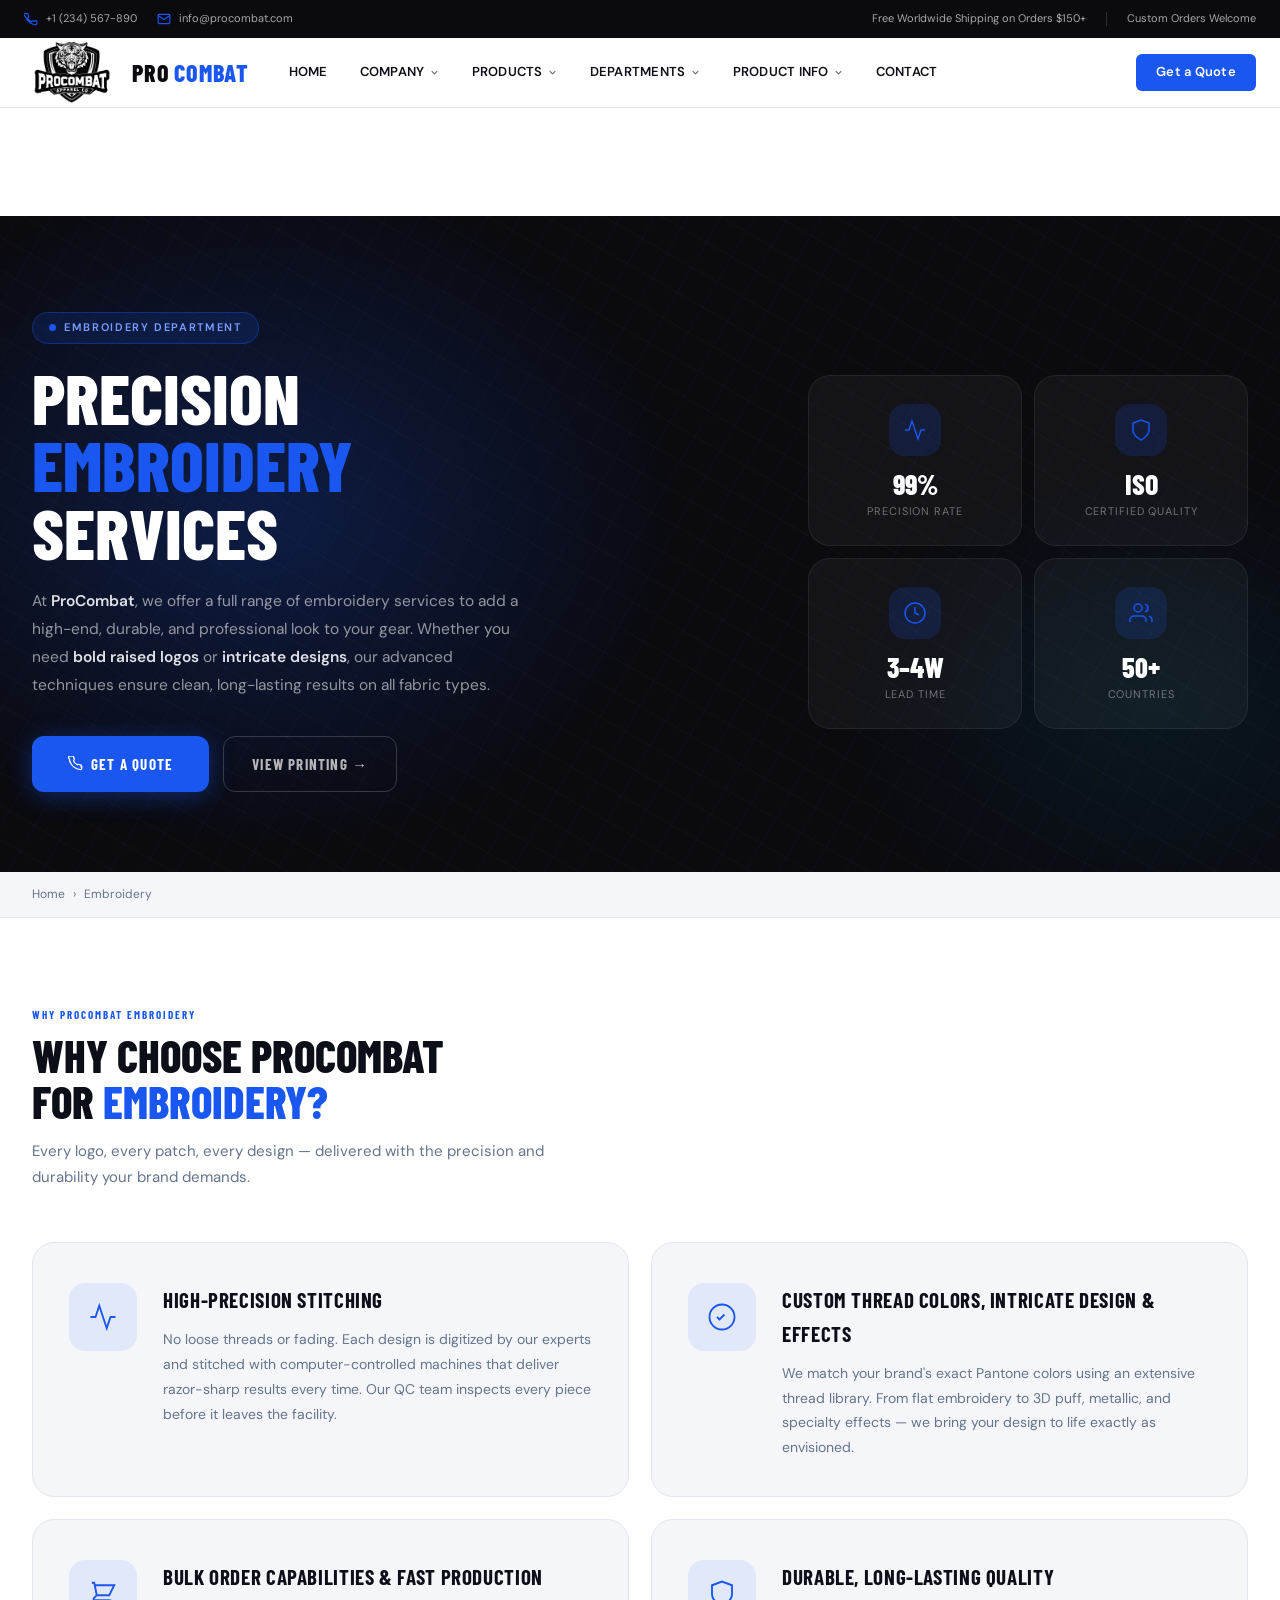
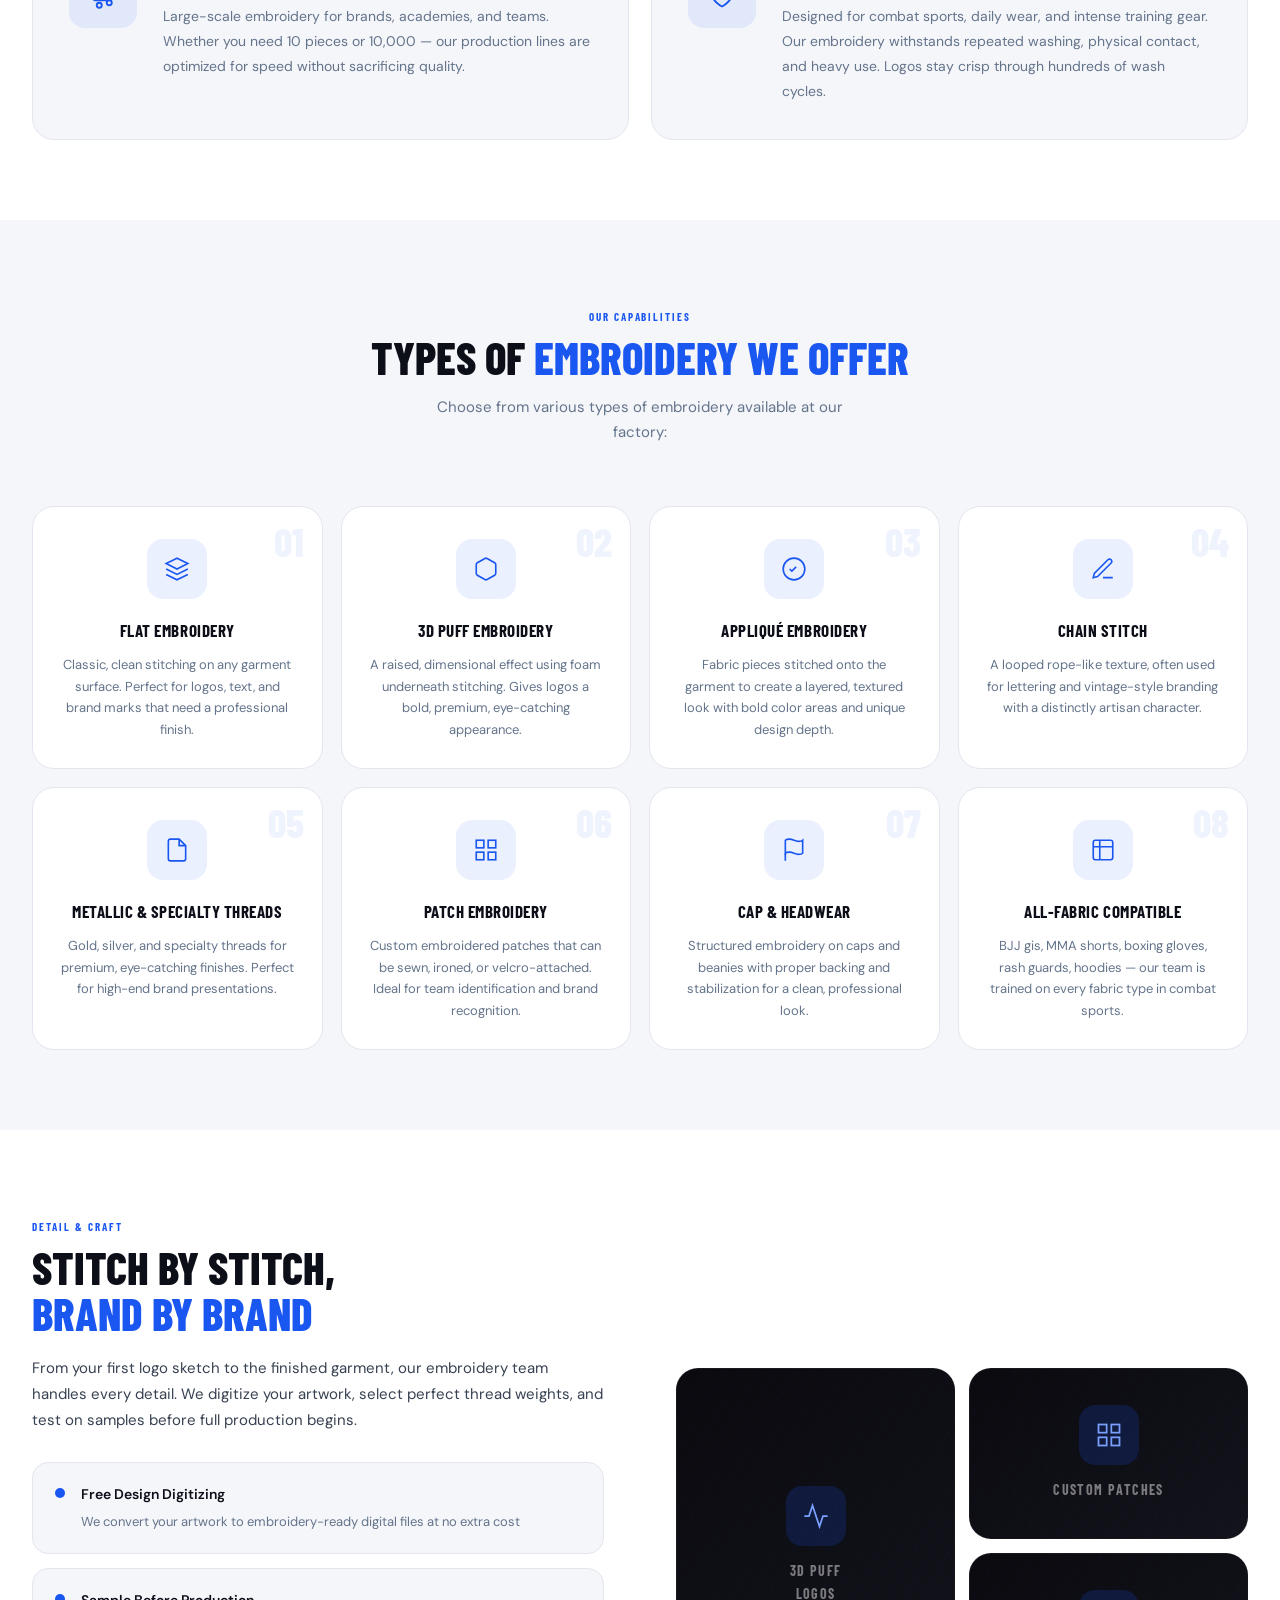
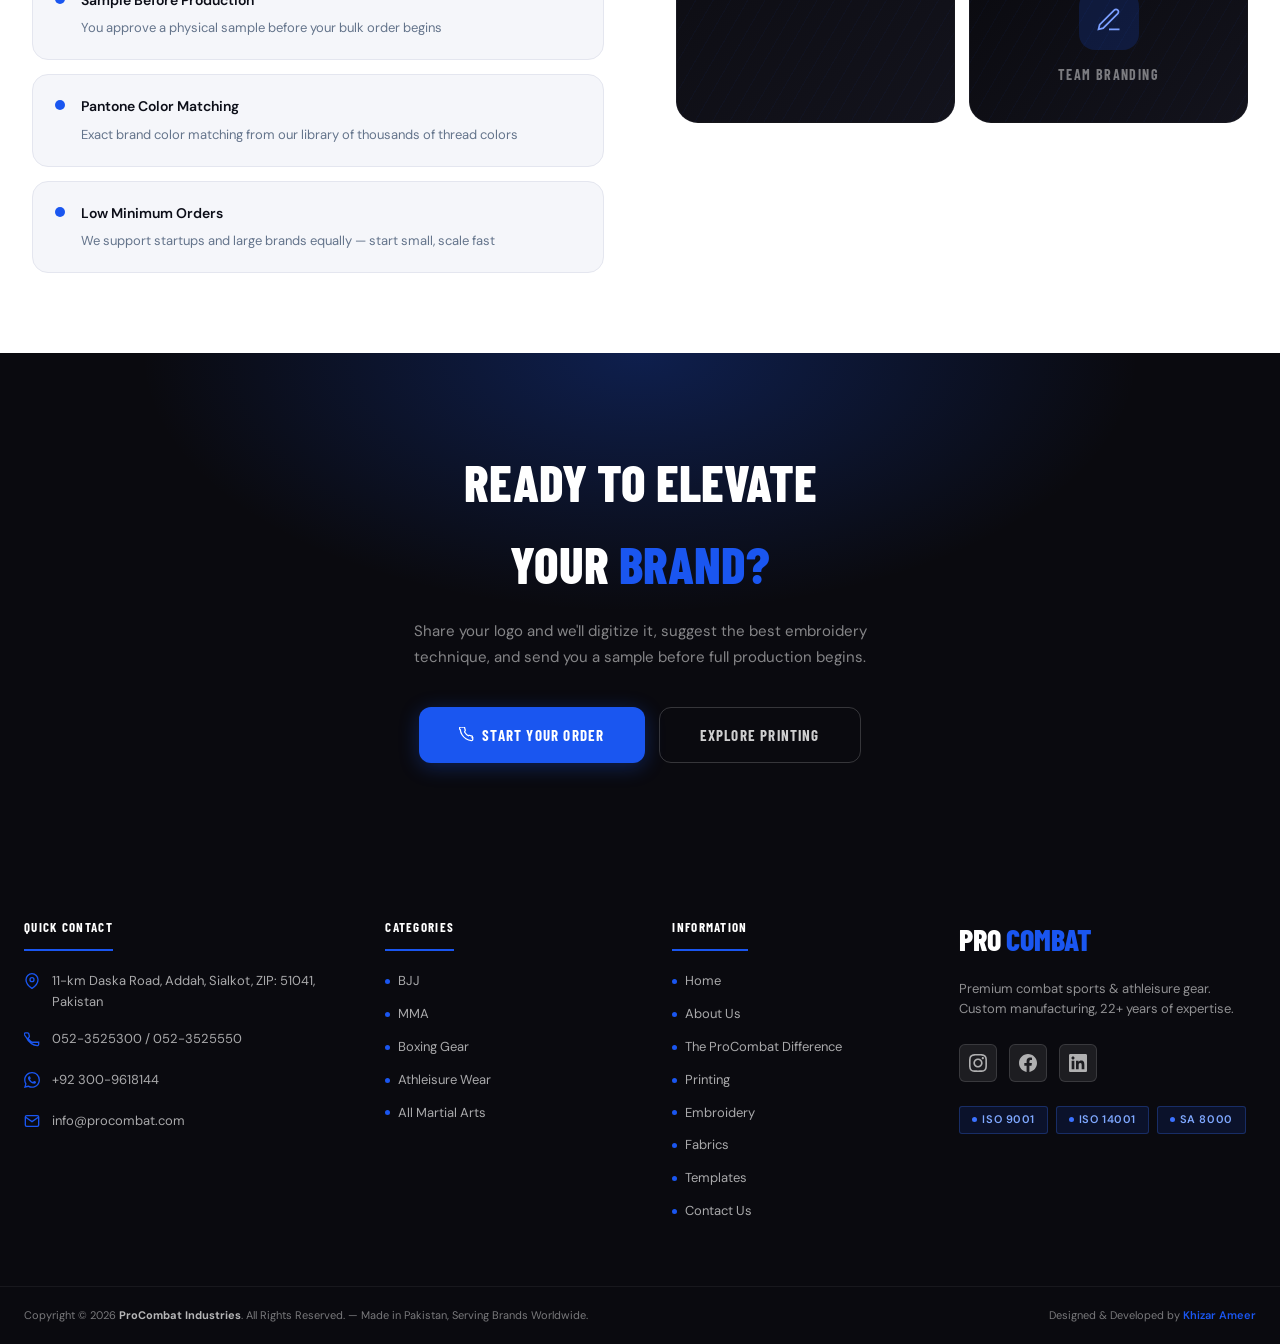
<file: pages/embroidery.html>
<!DOCTYPE html>
<html lang="en">
<head>
  <meta charset="UTF-8"/>
  <meta name="viewport" content="width=device-width, initial-scale=1.0"/>
  <title>Embroidery — ProCombat</title>
  <link rel="preconnect" href="https://fonts.googleapis.com"/>
  <link rel="preconnect" href="https://fonts.gstatic.com" crossorigin/>
  <link href="https://fonts.googleapis.com/css2?family=Barlow+Condensed:wght@500;600;700;800&family=DM+Sans:ital,wght@0,300;0,400;0,500;0,600;1,400&display=swap" rel="stylesheet"/>
  <link rel="stylesheet" href="../css/variables.css"/>
  <link rel="stylesheet" href="../css/base.css"/>
  <link rel="stylesheet" href="../css/components/header.css"/>
  <link rel="stylesheet" href="../css/components/footer.css"/>
  <style>
    *, *::before, *::after { box-sizing: border-box; margin: 0; padding: 0; }

    :root {
      --dark:    #0A0A0F;
      --dark2:   #13131C;
      --pri:     #1A56F0;
      --pri-lt:  #7b9fff;
      --pri-fa:  rgba(26,86,240,0.09);
      --white:   #ffffff;
      --surf:    #F5F6FA;
      --bdr:     #E4E6EF;
      --text:    #0C0E18;
      --muted:   #64748B;
      --body:    #374151;
      --r-sm: 8px; --r-md: 12px; --r-lg: 16px;
      --r-xl: 22px; --r-2xl: 30px; --r-pill: 999px;
    }

    body { font-family: 'DM Sans', sans-serif; color: var(--body); background: var(--white); }
    .wrap { padding-top: 108px; }
    .container { max-width: 1300px; margin: 0 auto; padding: 0 32px; }

    /* ── HERO ──────────────────────────────────────── */
    .hero {
      background: var(--dark);
      padding: 96px 0 80px;
      position: relative; overflow: hidden;
    }
    .hero-bg {
      position: absolute; inset: 0;
      background:
        radial-gradient(ellipse 55% 85% at 20% 45%, rgba(26,86,240,0.24) 0%, transparent 60%),
        radial-gradient(ellipse 40% 60% at 90% 75%, rgba(0,194,255,0.07) 0%, transparent 60%);
    }
    /* thread-like diagonal lines */
    .hero-threads {
      position: absolute; inset: 0;
      background-image:
        repeating-linear-gradient(
          -60deg, transparent, transparent 28px,
          rgba(26,86,240,0.05) 28px, rgba(26,86,240,0.05) 29px
        ),
        repeating-linear-gradient(
          30deg, transparent, transparent 28px,
          rgba(255,255,255,0.02) 28px, rgba(255,255,255,0.02) 29px
        );
    }
    .hero-inner {
      position: relative;
      display: grid; grid-template-columns: 1fr 440px;
      gap: 64px; align-items: center;
    }
    .hero-pill {
      display: inline-flex; align-items: center; gap: 8px;
      background: rgba(26,86,240,0.15);
      border: 1px solid rgba(26,86,240,0.35);
      color: var(--pri-lt);
      font-size: 11px; font-weight: 600; letter-spacing: .15em; text-transform: uppercase;
      padding: 6px 16px; border-radius: var(--r-pill); margin-bottom: 20px;
    }
    .hero-pill .dot { width: 7px; height: 7px; background: var(--pri); border-radius: 50%; animation: p 2s infinite; }
    @keyframes p { 0%,100%{opacity:1} 50%{opacity:.35} }
    .hero h1 {
      font-family: 'Barlow Condensed', sans-serif;
      font-size: clamp(2.6rem, 5.5vw, 4.4rem); font-weight: 800;
      color: #fff; text-transform: uppercase; line-height: .96; margin-bottom: 22px;
    }
    .hero h1 em { color: var(--pri); font-style: normal; }
    .hero-desc {
      font-size: 15.5px; color: rgba(255,255,255,0.56); line-height: 1.8;
      max-width: 500px; margin-bottom: 36px;
    }
    .hero-desc strong { color: rgba(255,255,255,.88); font-weight: 600; }
    .hero-btns { display: flex; gap: 14px; flex-wrap: wrap; }
    .btn-cta {
      display: inline-flex; align-items: center; gap: 8px;
      background: var(--pri); color: #fff;
      font-family: 'Barlow Condensed', sans-serif;
      font-size: 15px; font-weight: 700; text-transform: uppercase; letter-spacing: .08em;
      padding: 15px 36px; border-radius: var(--r-md);
      text-decoration: none; transition: all .2s;
      box-shadow: 0 4px 24px rgba(26,86,240,.4);
    }
    .btn-cta:hover { background: #1240CC; transform: translateY(-2px); }
    .btn-ghost-sm {
      display: inline-flex; align-items: center; gap: 8px;
      background: transparent; color: rgba(255,255,255,.7);
      font-family: 'Barlow Condensed', sans-serif;
      font-size: 15px; font-weight: 700; text-transform: uppercase; letter-spacing: .08em;
      padding: 15px 28px; border-radius: var(--r-md);
      text-decoration: none; border: 1.5px solid rgba(255,255,255,.18); transition: all .15s;
    }
    .btn-ghost-sm:hover { border-color: rgba(255,255,255,.4); color: #fff; }

    /* Hero right: stat cards */
    .hero-stats { display: grid; grid-template-columns: 1fr 1fr; gap: 12px; }
    .hstat {
      background: rgba(255,255,255,0.04);
      border: 1px solid rgba(255,255,255,0.07);
      border-radius: var(--r-xl);
      /* ── STAT CARD PADDING ── */
      padding: 28px 22px 24px;
      text-align: center; transition: all .25s;
    }
    .hstat:hover { border-color: rgba(26,86,240,.45); background: rgba(26,86,240,.09); }
    .hstat-icon {
      width: 52px; height: 52px;
      background: rgba(26,86,240,.16); border-radius: var(--r-lg);
      display: flex; align-items: center; justify-content: center;
      margin: 0 auto 14px; color: var(--pri);
    }
    .hstat-icon svg { width: 24px; height: 24px; }
    .hstat-val {
      font-family: 'Barlow Condensed', sans-serif;
      font-size: 28px; font-weight: 800; color: #fff; line-height: 1; margin-bottom: 5px;
    }
    .hstat-lbl { font-size: 11px; color: rgba(255,255,255,.4); text-transform: uppercase; letter-spacing: .08em; }

    /* ── BREADCRUMB ────────────────────────────────── */
    .bc-bar { background: var(--surf); border-bottom: 1px solid var(--bdr); padding: 13px 0; }
    .bc { display:flex; align-items:center; gap:8px; font-size:12px; color:var(--muted); }
    .bc a { color:var(--muted); text-decoration:none; } .bc a:hover { color:var(--pri); }

    /* ── SHARED ────────────────────────────────────── */
    .s-label {
      font-family:'Barlow Condensed',sans-serif; font-size:11px; font-weight:700;
      text-transform:uppercase; letter-spacing:.18em; color:var(--pri); margin-bottom:8px;
    }
    .s-title {
      font-family:'Barlow Condensed',sans-serif;
      font-size: clamp(1.9rem,3.5vw,2.8rem); font-weight:800;
      color:var(--text); text-transform:uppercase; line-height:1.04; margin-bottom:14px;
    }
    .s-title em { color:var(--pri); font-style:normal; }
    .s-sub { font-size:15px; color:var(--muted); line-height:1.72; }

    /* ── WHY CHOOSE US ─────────────────────────────── */
    .why { background: var(--white); padding: 88px 0 80px; }
    .why-head { margin-bottom: 52px; }
    .why-grid { display: grid; grid-template-columns: repeat(2,1fr); gap: 22px; }

    .why-card {
      background: var(--surf);
      border: 1px solid var(--bdr);
      border-radius: var(--r-xl);
      /* ── GENEROUS PADDING ── */
      padding: 40px 36px 36px;
      display: flex; gap: 26px;
      align-items: flex-start;
      position: relative; overflow: hidden;
      transition: all .28s cubic-bezier(.22,.68,0,1.2);
    }
    .why-card::before {
      content: '';
      position: absolute; left:0; top:0; bottom:0; width:3px;
      background: var(--pri);
      transform: scaleY(0); transform-origin: top;
      transition: transform .32s ease;
    }
    .why-card:hover::before { transform: scaleY(1); }
    .why-card:hover {
      border-color: var(--pri);
      box-shadow: 0 16px 48px rgba(26,86,240,.1);
      transform: translateY(-4px);
      background: var(--white);
    }
    .wc-icon {
      width: 68px; height: 68px; flex-shrink: 0;
      background: var(--pri-fa); border-radius: var(--r-lg);
      display: flex; align-items: center; justify-content: center;
      color: var(--pri); transition: all .2s;
    }
    .why-card:hover .wc-icon { background: var(--pri); color: #fff; }
    .wc-icon svg { width: 30px; height: 30px; }
    .wc-body h3 {
      font-family:'Barlow Condensed',sans-serif; font-size:21px; font-weight:700;
      color:var(--text); text-transform:uppercase; letter-spacing:.03em; margin-bottom:10px;
    }
    .wc-body p { font-size:14px; color:var(--muted); line-height:1.78; }

    /* ── TYPES SECTION ─────────────────────────────── */
    .types { background: var(--surf); padding: 88px 0 80px; }
    .types-head { text-align:center; margin-bottom:60px; }
    .types-head .s-sub { max-width:460px; margin:0 auto; }

    .types-grid { display:grid; grid-template-columns:repeat(4,1fr); gap:18px; }
    .ec {
      background: var(--white);
      border: 1px solid var(--bdr);
      border-radius: var(--r-xl);
      /* ── CARD PADDING ── */
      padding: 32px 26px 28px;
      text-align: center; transition: all .25s;
      position: relative; overflow: hidden;
    }
    .ec:hover { border-color: var(--pri); transform: translateY(-4px); box-shadow: 0 16px 48px rgba(26,86,240,.09); }
    .ec-num {
      font-family:'Barlow Condensed',sans-serif; font-size:40px; font-weight:800;
      color: rgba(26,86,240,.07); line-height:1;
      position:absolute; top:14px; right:18px;
    }
    .ec-icon {
      width: 60px; height: 60px;
      background: var(--pri-fa); border-radius: var(--r-lg);
      display:flex; align-items:center; justify-content:center;
      margin: 0 auto 18px; color:var(--pri); transition:all .2s;
    }
    .ec:hover .ec-icon { background: var(--pri); color: #fff; }
    .ec-icon svg { width:26px; height:26px; }
    .ec h4 {
      font-family:'Barlow Condensed',sans-serif; font-size:17px; font-weight:700;
      color:var(--text); text-transform:uppercase; letter-spacing:.03em;
      margin-bottom:10px;
    }
    .ec p { font-size:13px; color:var(--muted); line-height:1.65; }

    /* ── SHOWCASE ──────────────────────────────────── */
    .showcase { background: var(--white); padding: 88px 0 80px; }
    .showcase-in {
      display: grid; grid-template-columns: 1fr 1fr;
      gap: 72px; align-items: center;
    }
    .sc-body {
      font-size:15px; color:var(--body); line-height:1.75;
      margin:18px 0 28px;
    }
    .sc-features { display:flex; flex-direction:column; gap:14px; }
    .sf {
      display:flex; align-items:flex-start; gap:16px;
      /* ── FEATURE ROW PADDING ── */
      padding: 20px 22px;
      background: var(--surf);
      border: 1px solid var(--bdr);
      border-radius: var(--r-lg);
      transition: all .2s;
    }
    .sf:hover { border-color: var(--pri); background: var(--pri-fa); }
    .sf-dot {
      width: 10px; height: 10px; flex-shrink:0; margin-top:5px;
      background: var(--pri); border-radius:50%;
    }
    .sf-txt strong { display:block; font-size:14px; font-weight:600; color:var(--text); margin-bottom:4px; }
    .sf-txt span { font-size:13px; color:var(--muted); line-height:1.55; }

    /* showcase visual */
    .sc-visual {
      display:grid; grid-template-columns:1fr 1fr;
      grid-template-rows:1fr 1fr; gap:14px;
    }
    .sv {
      background: linear-gradient(145deg, var(--dark) 0%, var(--dark2) 100%);
      border-radius: var(--r-xl);
      display:flex; align-items:center; justify-content:center; flex-direction:column;
      gap:14px; padding:36px 20px;
      border: 1px solid rgba(255,255,255,0.04);
      transition:all .25s; position:relative; overflow:hidden;
    }
    .sv::before {
      content:''; position:absolute; inset:0;
      background-image: repeating-linear-gradient(
        -60deg, transparent, transparent 14px,
        rgba(26,86,240,.04) 14px, rgba(26,86,240,.04) 15px
      );
    }
    .sv:hover { border-color:rgba(26,86,240,.3); }
    .sv--tall { grid-row:span 2; }
    .sv-icon {
      position:relative; width:60px; height:60px;
      background:rgba(26,86,240,.18); border-radius:var(--r-lg);
      display:flex; align-items:center; justify-content:center; color:var(--pri-lt);
    }
    .sv-icon svg { width:28px; height:28px; }
    .sv-lbl {
      position:relative; font-family:'Barlow Condensed',sans-serif;
      font-size:14px; font-weight:700; color:rgba(255,255,255,.45);
      text-transform:uppercase; letter-spacing:.1em; text-align:center;
    }

    /* ── CTA ───────────────────────────────────────── */
    .cta { background:var(--dark); padding:88px 0; position:relative; overflow:hidden; text-align:center; }
    .cta::before {
      content:''; position:absolute; inset:0;
      background: radial-gradient(ellipse 60% 80% at 50% 0%, rgba(26,86,240,.28) 0%, transparent 65%);
    }
    .cta-in { position:relative; }
    .cta-in h2 {
      font-family:'Barlow Condensed',sans-serif;
      font-size:clamp(2rem,4vw,3.2rem); font-weight:800;
      color:#fff; text-transform:uppercase; margin-bottom:14px;
    }
    .cta-in h2 em { color:var(--pri); font-style:normal; }
    .cta-in p { font-size:15px; color:rgba(255,255,255,.5); max-width:520px; margin:0 auto 36px; line-height:1.72; }
    .cta-btns { display:flex; gap:14px; justify-content:center; flex-wrap:wrap; }
    .btn-solid {
      display:inline-flex; align-items:center; gap:8px;
      background:var(--pri); color:#fff;
      font-family:'Barlow Condensed',sans-serif; font-size:15px; font-weight:700;
      text-transform:uppercase; letter-spacing:.08em;
      padding:15px 40px; border-radius:var(--r-md);
      text-decoration:none; transition:all .2s; white-space:nowrap;
      box-shadow:0 4px 20px rgba(26,86,240,.32);
    }
    .btn-solid:hover { background:#1240CC; transform:translateY(-2px); }
    .btn-outline {
      display:inline-flex; align-items:center; gap:8px;
      background:transparent; color:rgba(255,255,255,.8);
      font-family:'Barlow Condensed',sans-serif; font-size:15px; font-weight:700;
      text-transform:uppercase; letter-spacing:.08em;
      padding:15px 40px; border-radius:var(--r-md);
      text-decoration:none; border:1.5px solid rgba(255,255,255,.18); transition:all .15s;
      white-space:nowrap;
    }
    .btn-outline:hover { border-color:rgba(255,255,255,.45); color:#fff; }

    /* ── RESPONSIVE ────────────────────────────────── */
    @media (max-width:1100px) {
      .hero-inner { grid-template-columns:1fr; }
      .hero-stats { display:none; }
      .showcase-in { grid-template-columns:1fr; }
      .sc-visual { display:none; }
    }
    @media (max-width:900px) { .why-grid { grid-template-columns:1fr; } .types-grid { grid-template-columns:1fr 1fr; } }
    @media (max-width:560px) {
      .types-grid { grid-template-columns:1fr 1fr; }
      .container { padding:0 20px; }
      .why-card { padding:32px 24px 28px; flex-direction:column; }
      .ec { padding:28px 20px 24px; }
      .sf { padding:18px 18px; }
    }
  </style>
</head>
<body>
<div class="wrap">

  <!-- HERO -->
  <section class="hero">
    <div class="hero-bg"></div>
    <div class="hero-threads"></div>
    <div class="container">
      <div class="hero-inner">
        <div>
          <div class="hero-pill"><span class="dot"></span>Embroidery Department</div>
          <h1>Precision<br><em>Embroidery</em><br>Services</h1>
          <p class="hero-desc">
            At <strong>ProCombat</strong>, we offer a full range of embroidery services to add a high-end, durable, and professional look to your gear. Whether you need <strong>bold raised logos</strong> or <strong>intricate designs</strong>, our advanced techniques ensure clean, long-lasting results on all fabric types.
          </p>
          <div class="hero-btns">
            <a href="contact.html" class="btn-cta">
              <svg width="15" height="15" viewBox="0 0 24 24" fill="none" stroke="currentColor" stroke-width="2"><path d="M22 16.92v3a2 2 0 01-2.18 2 19.79 19.79 0 01-8.63-3.07 19.5 19.5 0 01-6.07-6.07 19.79 19.79 0 01-3.07-8.63A2 2 0 014.18 0h3a2 2 0 012 1.72c.127.96.361 1.9.7 2.81a2 2 0 01-.45 2.11L8.91 7.91a16 16 0 006 6l1.27-.53a2 2 0 012.11.45c.907.339 1.85.573 2.81.7A2 2 0 0121 16.92z"/></svg>
              Get a Quote
            </a>
            <a href="printing.html" class="btn-ghost-sm">View Printing →</a>
          </div>
        </div>
        <div class="hero-stats">
          <div class="hstat">
            <div class="hstat-icon"><svg viewBox="0 0 24 24" fill="none" stroke="currentColor" stroke-width="1.5"><polyline points="22 12 18 12 15 21 9 3 6 12 2 12"/></svg></div>
            <div class="hstat-val">99%</div>
            <div class="hstat-lbl">Precision Rate</div>
          </div>
          <div class="hstat">
            <div class="hstat-icon"><svg viewBox="0 0 24 24" fill="none" stroke="currentColor" stroke-width="1.5"><path d="M12 22s8-4 8-10V5l-8-3-8 3v7c0 6 8 10 8 10z"/></svg></div>
            <div class="hstat-val">ISO</div>
            <div class="hstat-lbl">Certified Quality</div>
          </div>
          <div class="hstat">
            <div class="hstat-icon"><svg viewBox="0 0 24 24" fill="none" stroke="currentColor" stroke-width="1.5"><circle cx="12" cy="12" r="10"/><path d="M12 6v6l4 2"/></svg></div>
            <div class="hstat-val">3–4W</div>
            <div class="hstat-lbl">Lead Time</div>
          </div>
          <div class="hstat">
            <div class="hstat-icon"><svg viewBox="0 0 24 24" fill="none" stroke="currentColor" stroke-width="1.5"><path d="M17 21v-2a4 4 0 00-4-4H5a4 4 0 00-4 4v2"/><circle cx="9" cy="7" r="4"/><path d="M23 21v-2a4 4 0 00-3-3.87M16 3.13a4 4 0 010 7.75"/></svg></div>
            <div class="hstat-val">50+</div>
            <div class="hstat-lbl">Countries</div>
          </div>
        </div>
      </div>
    </div>
  </section>

  <!-- BREADCRUMB -->
  <div class="bc-bar">
    <div class="container">
      <nav class="bc"><a href="/">Home</a> <span>›</span> <span>Embroidery</span></nav>
    </div>
  </div>

  <main>

    <!-- WHY CHOOSE US -->
    <section class="why">
      <div class="container">
        <div class="why-head">
          <p class="s-label">Why ProCombat Embroidery</p>
          <h2 class="s-title">Why Choose ProCombat<br>for <em>Embroidery?</em></h2>
          <p class="s-sub" style="max-width:520px">Every logo, every patch, every design — delivered with the precision and durability your brand demands.</p>
        </div>
        <div class="why-grid">
          <div class="why-card">
            <div class="wc-icon">
              <svg viewBox="0 0 24 24" fill="none" stroke="currentColor" stroke-width="1.5"><polyline points="22 12 18 12 15 21 9 3 6 12 2 12"/></svg>
            </div>
            <div class="wc-body">
              <h3>High-Precision Stitching</h3>
              <p>No loose threads or fading. Each design is digitized by our experts and stitched with computer-controlled machines that deliver razor-sharp results every time. Our QC team inspects every piece before it leaves the facility.</p>
            </div>
          </div>
          <div class="why-card">
            <div class="wc-icon">
              <svg viewBox="0 0 24 24" fill="none" stroke="currentColor" stroke-width="1.5"><circle cx="12" cy="12" r="10"/><path d="M8 12l2 2 4-4"/></svg>
            </div>
            <div class="wc-body">
              <h3>Custom Thread Colors, Intricate Design &amp; Effects</h3>
              <p>We match your brand's exact Pantone colors using an extensive thread library. From flat embroidery to 3D puff, metallic, and specialty effects — we bring your design to life exactly as envisioned.</p>
            </div>
          </div>
          <div class="why-card">
            <div class="wc-icon">
              <svg viewBox="0 0 24 24" fill="none" stroke="currentColor" stroke-width="1.5"><path d="M3 3h2l.4 2M7 13h10l4-8H5.4M7 13L5.4 5M7 13l-2.293 2.293c-.63.63-.184 1.707.707 1.707H17m0 0a2 2 0 100 4 2 2 0 000-4zm-8 2a2 2 0 100 4 2 2 0 000-4z"/></svg>
            </div>
            <div class="wc-body">
              <h3>Bulk Order Capabilities &amp; Fast Production</h3>
              <p>Large-scale embroidery for brands, academies, and teams. Whether you need 10 pieces or 10,000 — our production lines are optimized for speed without sacrificing quality.</p>
            </div>
          </div>
          <div class="why-card">
            <div class="wc-icon">
              <svg viewBox="0 0 24 24" fill="none" stroke="currentColor" stroke-width="1.5"><path d="M12 22s8-4 8-10V5l-8-3-8 3v7c0 6 8 10 8 10z"/></svg>
            </div>
            <div class="wc-body">
              <h3>Durable, Long-Lasting Quality</h3>
              <p>Designed for combat sports, daily wear, and intense training gear. Our embroidery withstands repeated washing, physical contact, and heavy use. Logos stay crisp through hundreds of wash cycles.</p>
            </div>
          </div>
        </div>
      </div>
    </section>

    <!-- TYPES WE OFFER -->
    <section class="types">
      <div class="container">
        <div class="types-head">
          <p class="s-label">Our Capabilities</p>
          <h2 class="s-title">Types of <em>Embroidery We Offer</em></h2>
          <p class="s-sub">Choose from various types of embroidery available at our factory:</p>
        </div>
        <div class="types-grid">
          <div class="ec">
            <div class="ec-num">01</div>
            <div class="ec-icon"><svg viewBox="0 0 24 24" fill="none" stroke="currentColor" stroke-width="1.5"><path d="M12 2L2 7l10 5 10-5-10-5zM2 17l10 5 10-5M2 12l10 5 10-5"/></svg></div>
            <h4>Flat Embroidery</h4>
            <p>Classic, clean stitching on any garment surface. Perfect for logos, text, and brand marks that need a professional finish.</p>
          </div>
          <div class="ec">
            <div class="ec-num">02</div>
            <div class="ec-icon"><svg viewBox="0 0 24 24" fill="none" stroke="currentColor" stroke-width="1.5"><path d="M21 16V8a2 2 0 00-1-1.73l-7-4a2 2 0 00-2 0l-7 4A2 2 0 003 8v8a2 2 0 001 1.73l7 4a2 2 0 002 0l7-4A2 2 0 0021 16z"/></svg></div>
            <h4>3D Puff Embroidery</h4>
            <p>A raised, dimensional effect using foam underneath stitching. Gives logos a bold, premium, eye-catching appearance.</p>
          </div>
          <div class="ec">
            <div class="ec-num">03</div>
            <div class="ec-icon"><svg viewBox="0 0 24 24" fill="none" stroke="currentColor" stroke-width="1.5"><circle cx="12" cy="12" r="10"/><path d="M8 12l2 2 4-4"/></svg></div>
            <h4>Appliqué Embroidery</h4>
            <p>Fabric pieces stitched onto the garment to create a layered, textured look with bold color areas and unique design depth.</p>
          </div>
          <div class="ec">
            <div class="ec-num">04</div>
            <div class="ec-icon"><svg viewBox="0 0 24 24" fill="none" stroke="currentColor" stroke-width="1.5"><path d="M12 20h9M16.5 3.5a2.121 2.121 0 013 3L7 19l-4 1 1-4L16.5 3.5z"/></svg></div>
            <h4>Chain Stitch</h4>
            <p>A looped rope-like texture, often used for lettering and vintage-style branding with a distinctly artisan character.</p>
          </div>
          <div class="ec">
            <div class="ec-num">05</div>
            <div class="ec-icon"><svg viewBox="0 0 24 24" fill="none" stroke="currentColor" stroke-width="1.5"><path d="M14 2H6a2 2 0 00-2 2v16a2 2 0 002 2h12a2 2 0 002-2V8z"/><polyline points="14 2 14 8 20 8"/></svg></div>
            <h4>Metallic &amp; Specialty Threads</h4>
            <p>Gold, silver, and specialty threads for premium, eye-catching finishes. Perfect for high-end brand presentations.</p>
          </div>
          <div class="ec">
            <div class="ec-num">06</div>
            <div class="ec-icon"><svg viewBox="0 0 24 24" fill="none" stroke="currentColor" stroke-width="1.5"><rect x="3" y="3" width="7" height="7"/><rect x="14" y="3" width="7" height="7"/><rect x="14" y="14" width="7" height="7"/><rect x="3" y="14" width="7" height="7"/></svg></div>
            <h4>Patch Embroidery</h4>
            <p>Custom embroidered patches that can be sewn, ironed, or velcro-attached. Ideal for team identification and brand recognition.</p>
          </div>
          <div class="ec">
            <div class="ec-num">07</div>
            <div class="ec-icon"><svg viewBox="0 0 24 24" fill="none" stroke="currentColor" stroke-width="1.5"><path d="M4 15s1-1 4-1 5 2 8 2 4-1 4-1V3s-1 1-4 1-5-2-8-2-4 1-4 1z"/><line x1="4" y1="22" x2="4" y2="15"/></svg></div>
            <h4>Cap &amp; Headwear</h4>
            <p>Structured embroidery on caps and beanies with proper backing and stabilization for a clean, professional look.</p>
          </div>
          <div class="ec">
            <div class="ec-num">08</div>
            <div class="ec-icon"><svg viewBox="0 0 24 24" fill="none" stroke="currentColor" stroke-width="1.5"><path d="M9 3H5a2 2 0 00-2 2v4m6-6h10a2 2 0 012 2v4M9 3v18m0 0h10a2 2 0 002-2V9M9 21H5a2 2 0 01-2-2V9m0 0h18"/></svg></div>
            <h4>All-Fabric Compatible</h4>
            <p>BJJ gis, MMA shorts, boxing gloves, rash guards, hoodies — our team is trained on every fabric type in combat sports.</p>
          </div>
        </div>
      </div>
    </section>

    <!-- SHOWCASE DETAIL SECTION -->
    <section class="showcase">
      <div class="container">
        <div class="showcase-in">
          <div>
            <p class="s-label">Detail &amp; Craft</p>
            <h2 class="s-title">Stitch by Stitch,<br><em>Brand by Brand</em></h2>
            <p class="sc-body">
              From your first logo sketch to the finished garment, our embroidery team handles every detail. We digitize your artwork, select perfect thread weights, and test on samples before full production begins.
            </p>
            <div class="sc-features">
              <div class="sf">
                <div class="sf-dot"></div>
                <div class="sf-txt">
                  <strong>Free Design Digitizing</strong>
                  <span>We convert your artwork to embroidery-ready digital files at no extra cost</span>
                </div>
              </div>
              <div class="sf">
                <div class="sf-dot"></div>
                <div class="sf-txt">
                  <strong>Sample Before Production</strong>
                  <span>You approve a physical sample before your bulk order begins</span>
                </div>
              </div>
              <div class="sf">
                <div class="sf-dot"></div>
                <div class="sf-txt">
                  <strong>Pantone Color Matching</strong>
                  <span>Exact brand color matching from our library of thousands of thread colors</span>
                </div>
              </div>
              <div class="sf">
                <div class="sf-dot"></div>
                <div class="sf-txt">
                  <strong>Low Minimum Orders</strong>
                  <span>We support startups and large brands equally — start small, scale fast</span>
                </div>
              </div>
            </div>
          </div>
          <div class="sc-visual">
            <div class="sv sv--tall">
              <div class="sv-icon"><svg viewBox="0 0 24 24" fill="none" stroke="currentColor" stroke-width="1.5"><polyline points="22 12 18 12 15 21 9 3 6 12 2 12"/></svg></div>
              <div class="sv-lbl">3D Puff<br>Logos</div>
            </div>
            <div class="sv">
              <div class="sv-icon"><svg viewBox="0 0 24 24" fill="none" stroke="currentColor" stroke-width="1.5"><rect x="3" y="3" width="7" height="7"/><rect x="14" y="3" width="7" height="7"/><rect x="14" y="14" width="7" height="7"/><rect x="3" y="14" width="7" height="7"/></svg></div>
              <div class="sv-lbl">Custom Patches</div>
            </div>
            <div class="sv">
              <div class="sv-icon"><svg viewBox="0 0 24 24" fill="none" stroke="currentColor" stroke-width="1.5"><path d="M12 20h9M16.5 3.5a2.121 2.121 0 013 3L7 19l-4 1 1-4L16.5 3.5z"/></svg></div>
              <div class="sv-lbl">Team Branding</div>
            </div>
          </div>
        </div>
      </div>
    </section>

    <!-- CTA -->
    <section class="cta">
      <div class="container">
        <div class="cta-in">
          <h2>Ready to Elevate<br>Your <em>Brand?</em></h2>
          <p>Share your logo and we'll digitize it, suggest the best embroidery technique, and send you a sample before full production begins.</p>
          <div class="cta-btns">
            <a href="contact.html" class="btn-solid">
              <svg width="15" height="15" viewBox="0 0 24 24" fill="none" stroke="currentColor" stroke-width="2"><path d="M22 16.92v3a2 2 0 01-2.18 2 19.79 19.79 0 01-8.63-3.07 19.5 19.5 0 01-6.07-6.07 19.79 19.79 0 01-3.07-8.63A2 2 0 014.18 0h3a2 2 0 012 1.72c.127.96.361 1.9.7 2.81a2 2 0 01-.45 2.11L8.91 7.91a16 16 0 006 6l1.27-.53a2 2 0 012.11.45c.907.339 1.85.573 2.81.7A2 2 0 0121 16.92z"/></svg>
              Start Your Order
            </a>
            <a href="printing.html" class="btn-outline">Explore Printing</a>
          </div>
        </div>
      </div>
    </section>

  </main>
</div>

<script type="module">
import Header from '../components/header.js';
import Footer from '../components/footer.js';
Header.init('body');
Footer.init('body');
</script>
</body>
</html>
</file>
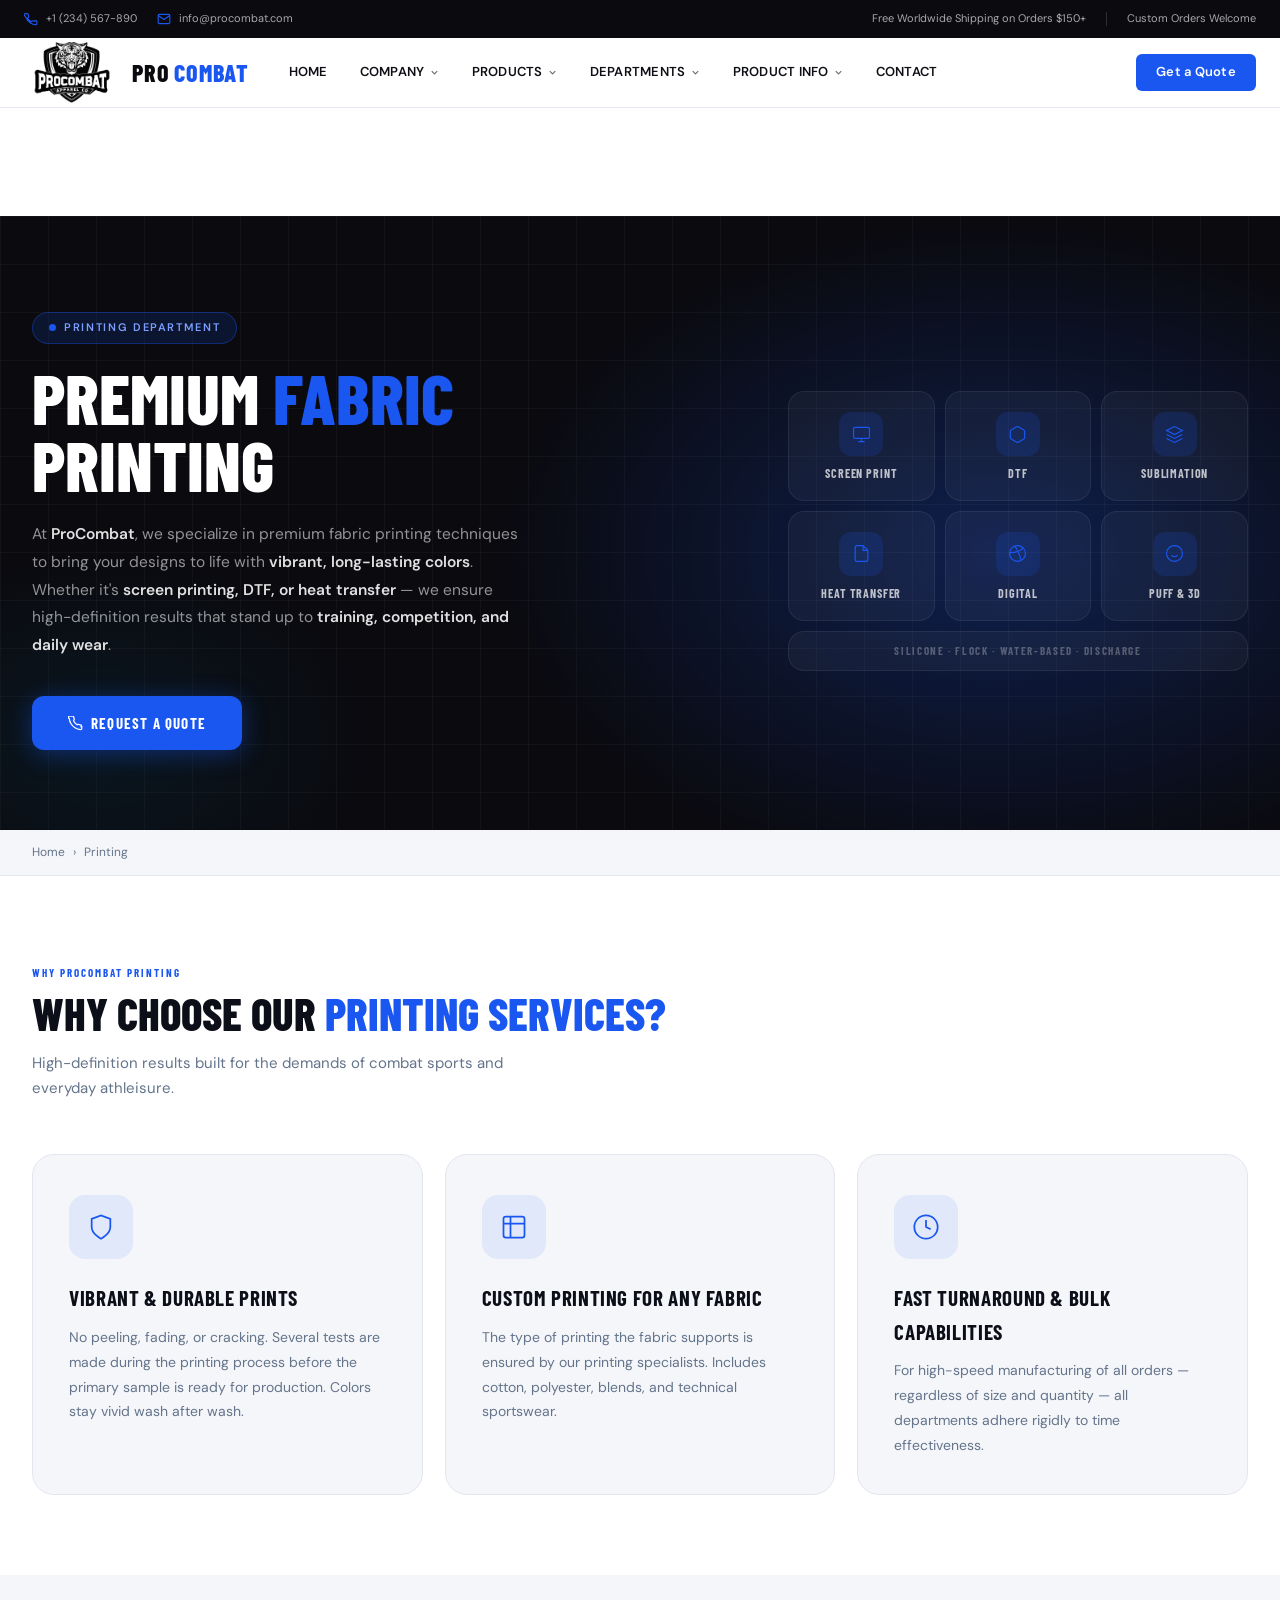
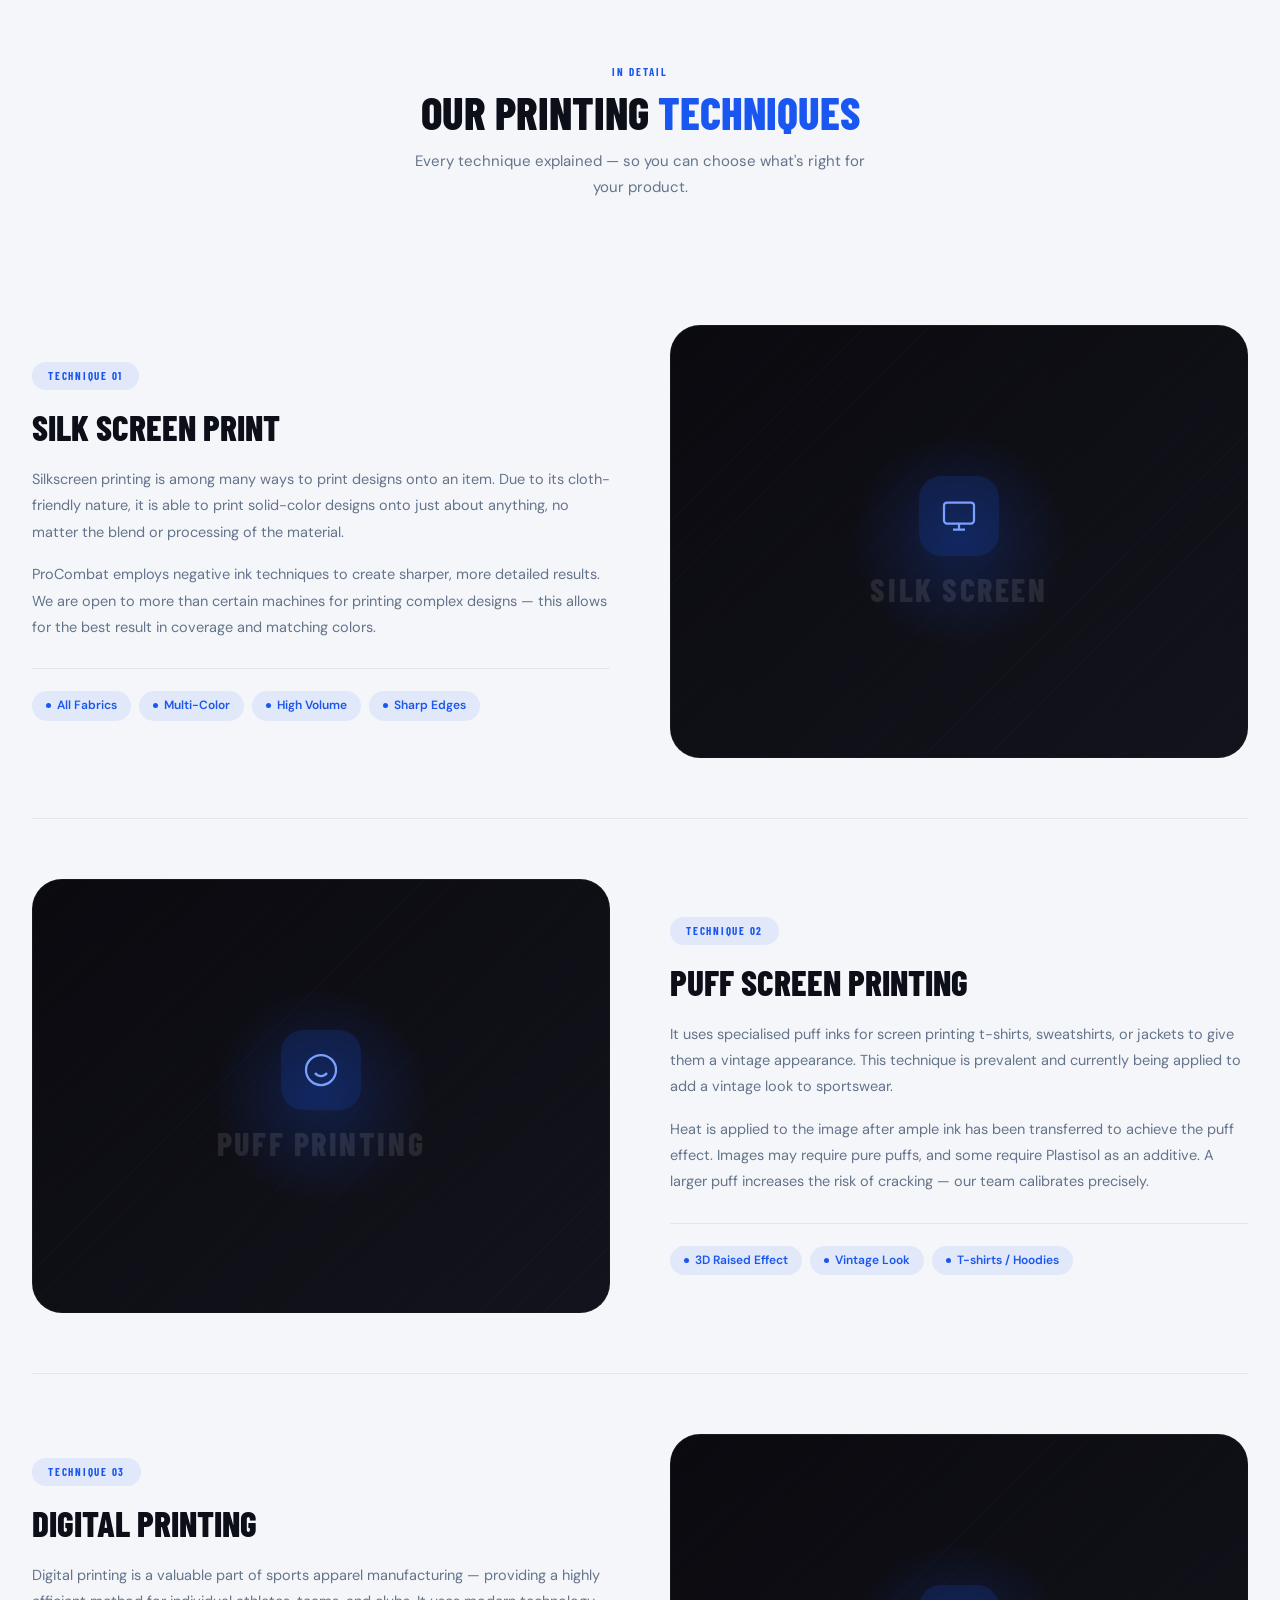
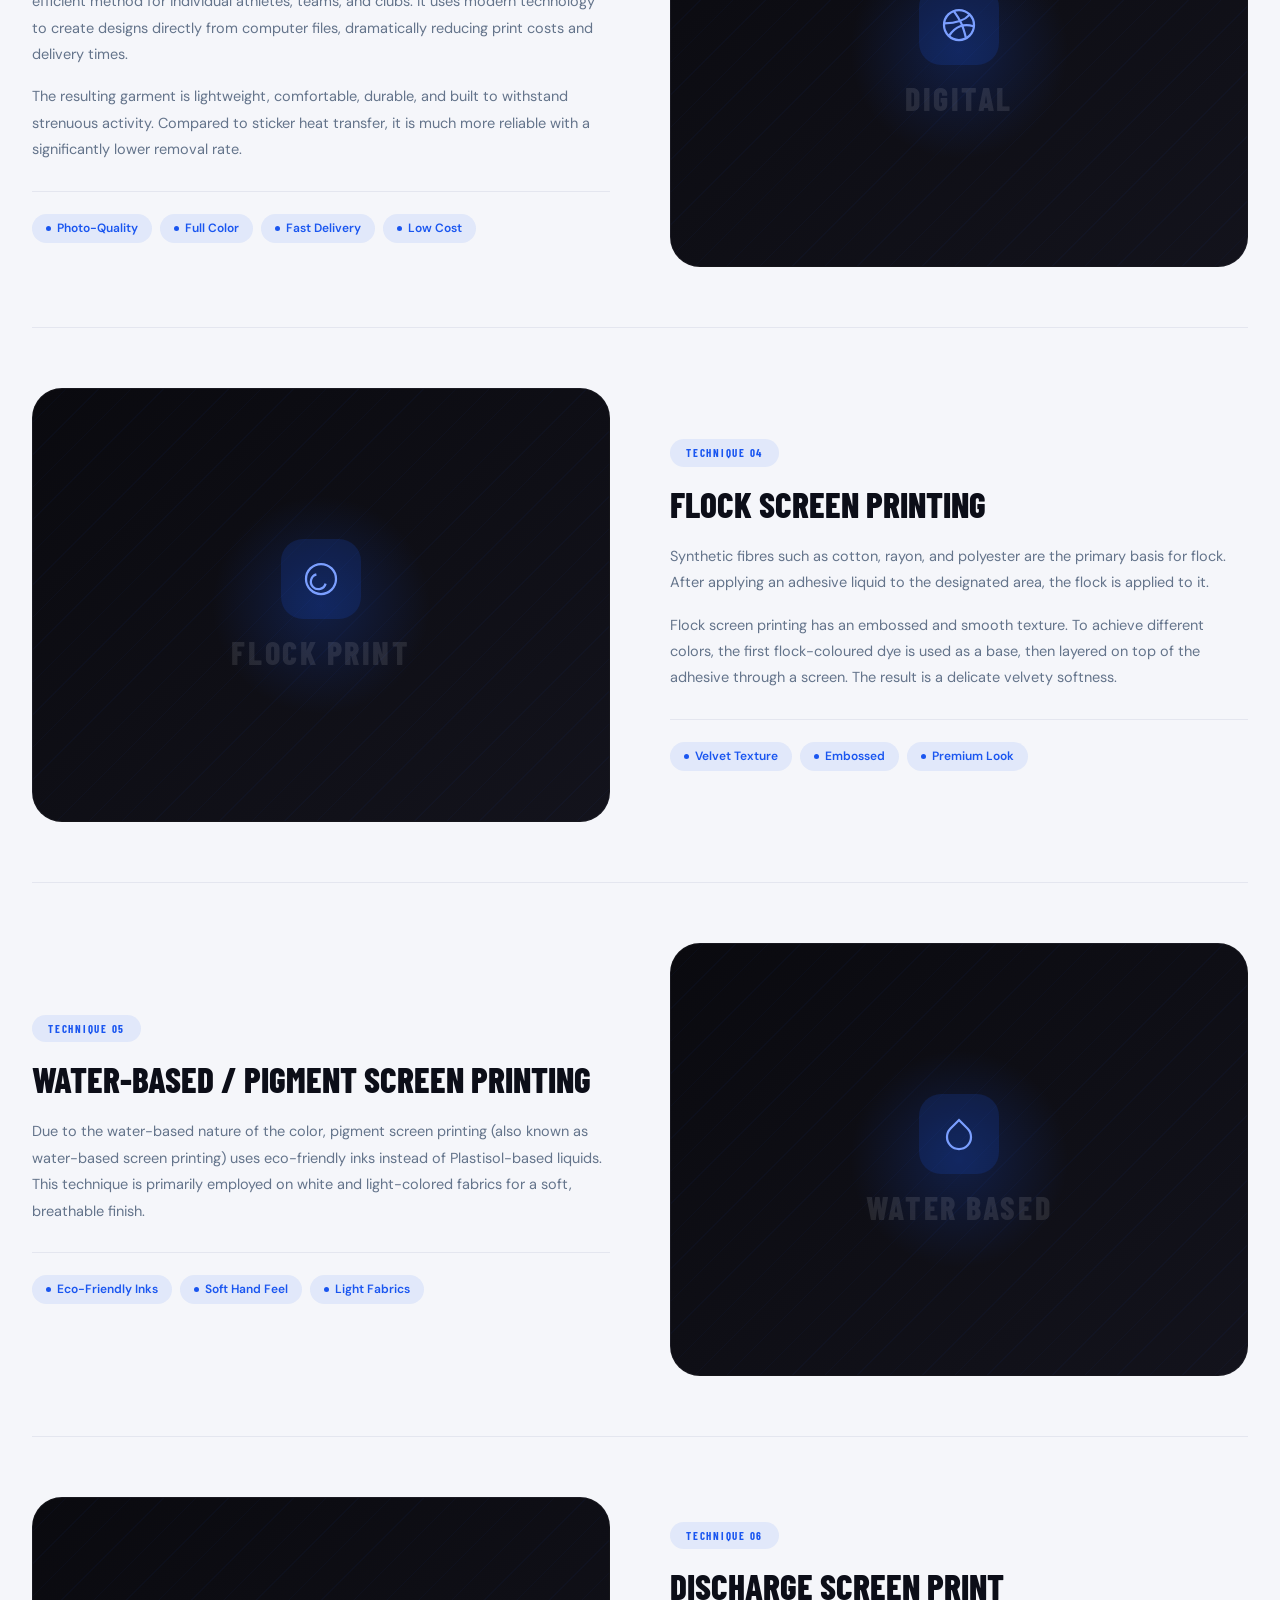
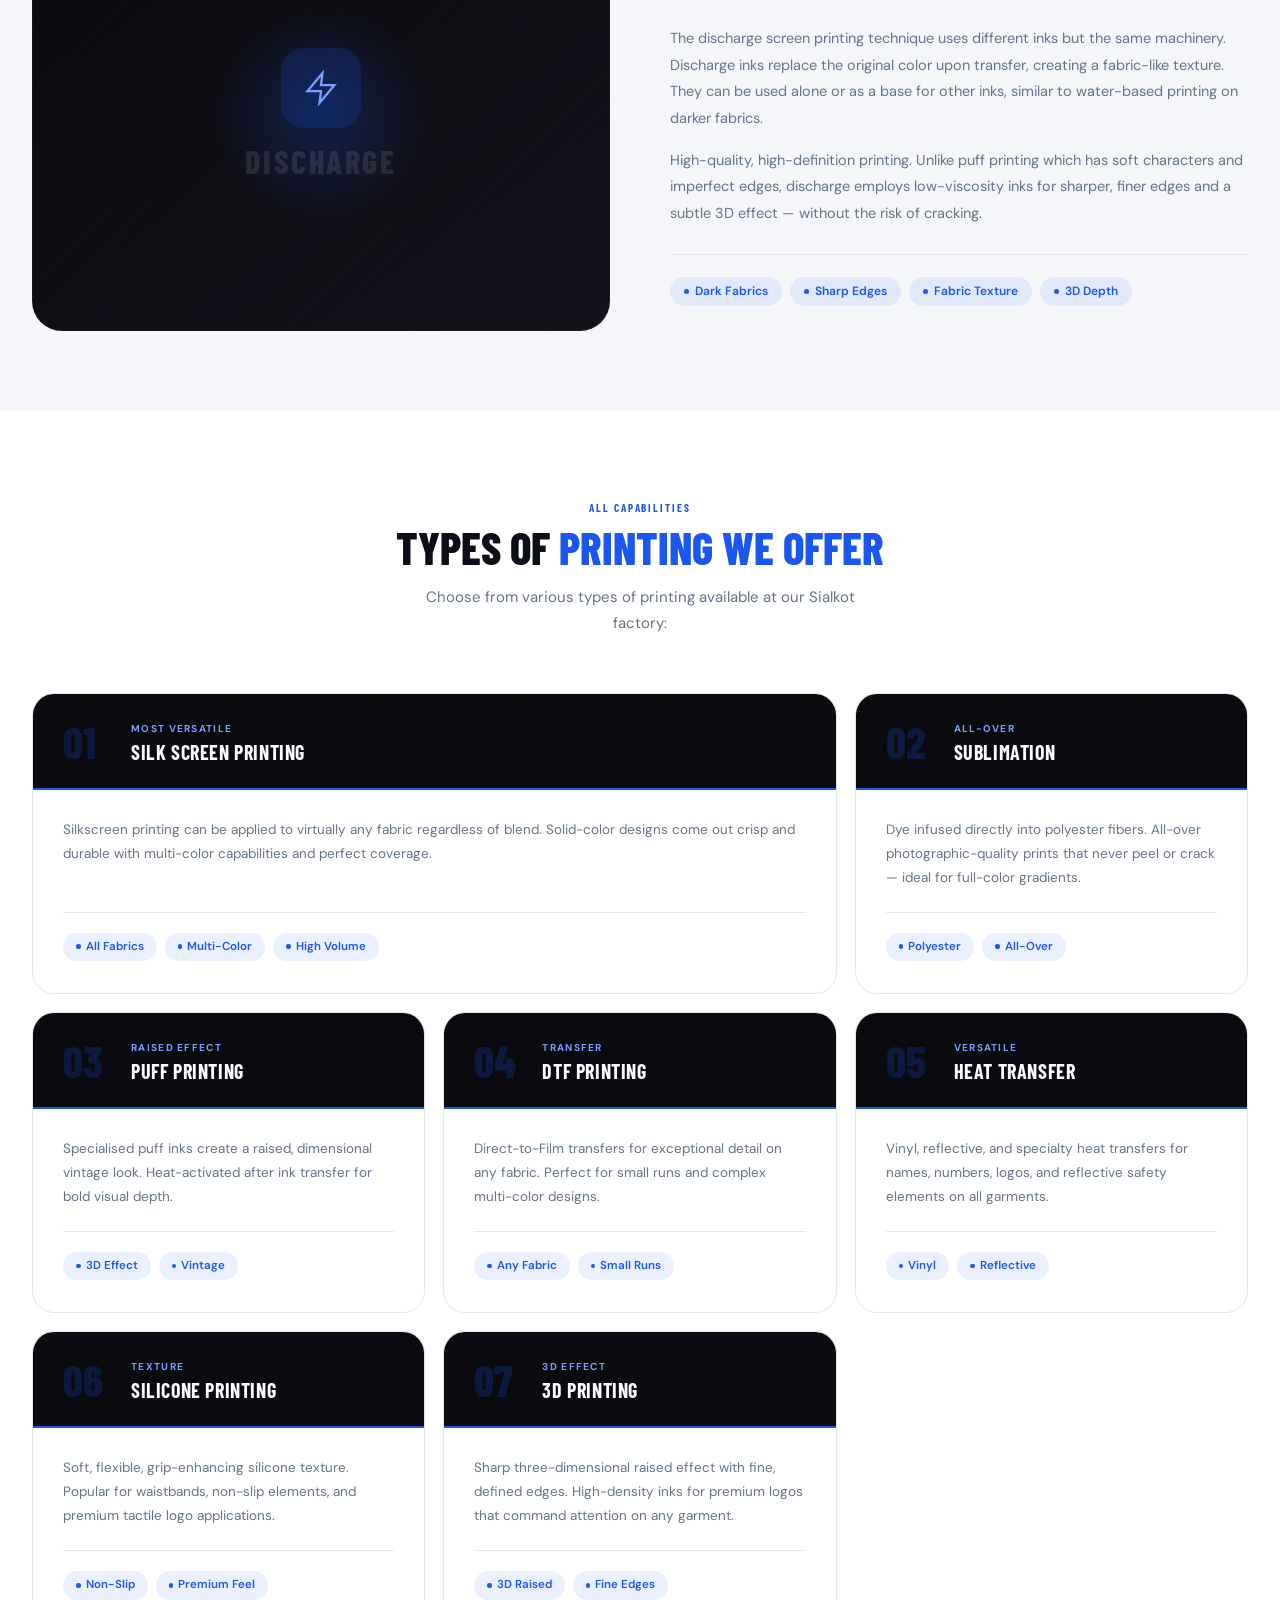
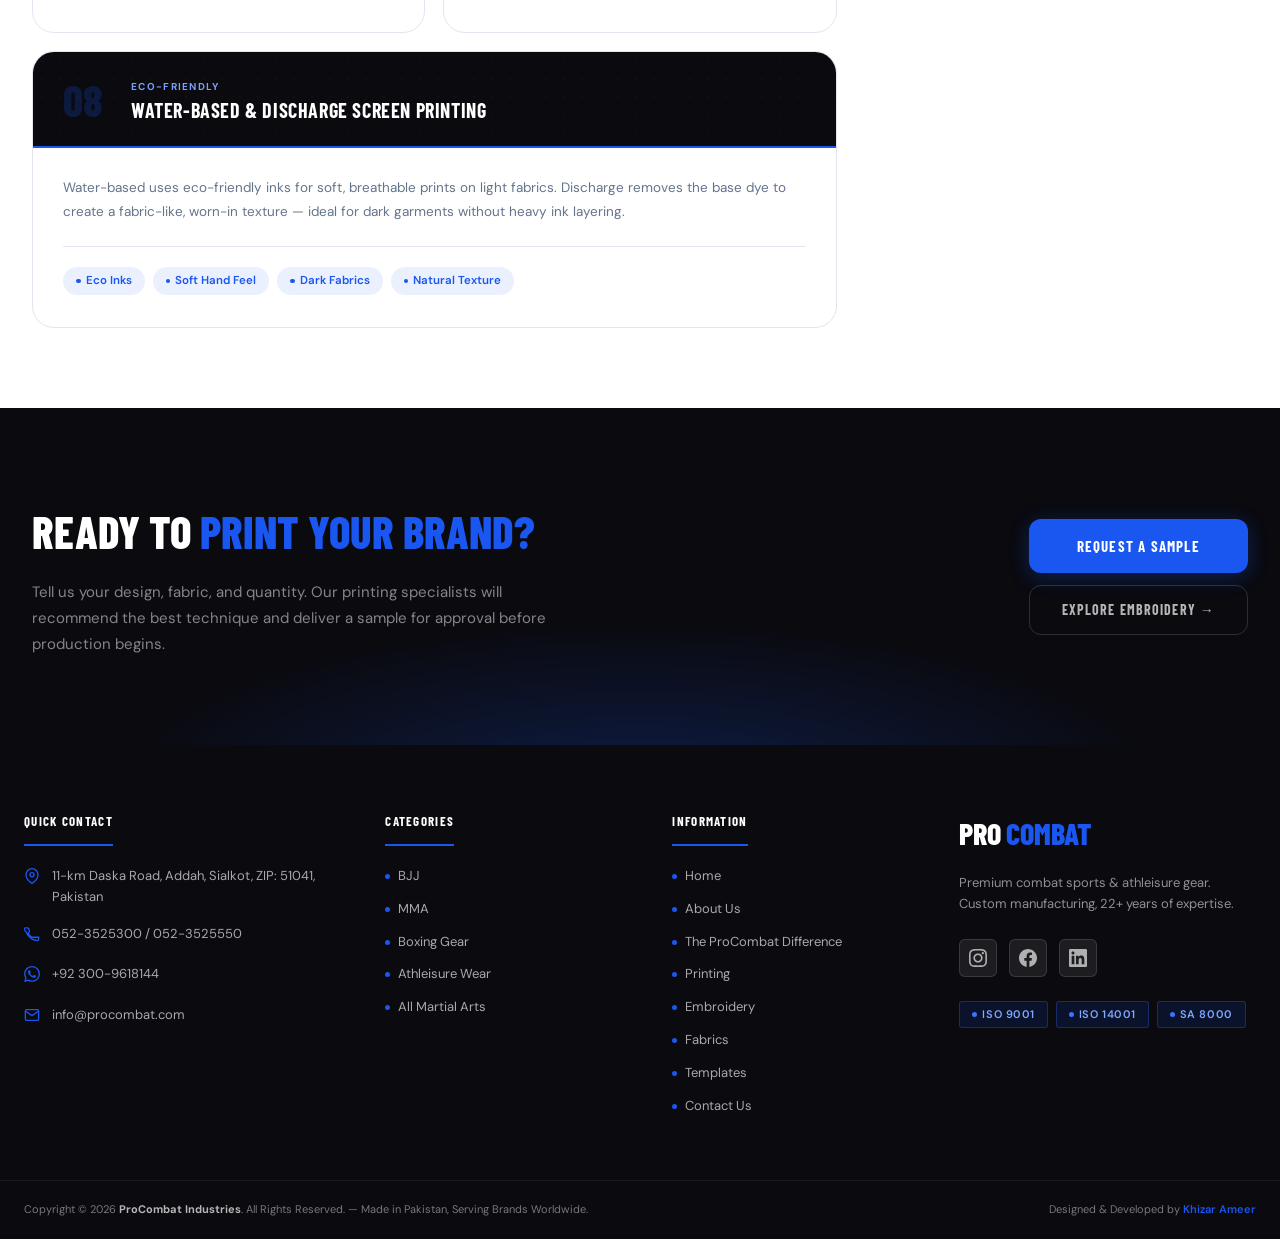
<file: pages/printing.html>
<!DOCTYPE html>
<html lang="en">
<head>
  <meta charset="UTF-8"/>
  <meta name="viewport" content="width=device-width, initial-scale=1.0"/>
  <title>Printing — ProCombat</title>
  <link rel="preconnect" href="https://fonts.googleapis.com"/>
  <link rel="preconnect" href="https://fonts.gstatic.com" crossorigin/>
  <link href="https://fonts.googleapis.com/css2?family=Barlow+Condensed:wght@500;600;700;800&family=DM+Sans:ital,wght@0,300;0,400;0,500;0,600;1,400&display=swap" rel="stylesheet"/>
  <link rel="stylesheet" href="../css/variables.css"/>
  <link rel="stylesheet" href="../css/base.css"/>
  <link rel="stylesheet" href="../css/components/header.css"/>
  <link rel="stylesheet" href="../css/components/footer.css"/>
  <style>
    /* ── RESET ─────────────────────────────────────── */
    *, *::before, *::after { box-sizing: border-box; margin: 0; padding: 0; }

    :root {
      --dark:    #0A0A0F;
      --dark2:   #13131C;
      --pri:     #1A56F0;
      --pri-lt:  #7b9fff;
      --pri-fa:  rgba(26,86,240,0.09);
      --white:   #ffffff;
      --surf:    #F5F6FA;
      --bdr:     #E4E6EF;
      --bdr2:    #D1D5E0;
      --text:    #0C0E18;
      --muted:   #64748B;
      --body:    #374151;

      --r-sm:  8px;  --r-md: 12px;  --r-lg: 16px;
      --r-xl:  22px; --r-2xl: 30px; --r-pill: 999px;
    }

    body { font-family: 'DM Sans', sans-serif; color: var(--body); background: var(--white); }
    .wrap { padding-top: 108px; }
    .container { max-width: 1300px; margin: 0 auto; padding: 0 32px; }

    /* ── HERO ────────────────────────────────────────── */
    .hero {
      background: var(--dark);
      position: relative; overflow: hidden;
      padding: 96px 0 80px;
    }
    .hero-bg {
      position: absolute; inset: 0;
      background:
        radial-gradient(ellipse 65% 90% at 78% 55%, rgba(26,86,240,0.28) 0%, transparent 60%),
        radial-gradient(ellipse 35% 50% at 8% 85%, rgba(0,194,255,0.07) 0%, transparent 60%);
    }
    .hero-grid {
      position: absolute; inset: 0;
      background-image:
        linear-gradient(rgba(255,255,255,0.03) 1px, transparent 1px),
        linear-gradient(90deg, rgba(255,255,255,0.03) 1px, transparent 1px);
      background-size: 48px 48px;
    }
    .hero-inner {
      position: relative;
      display: grid; grid-template-columns: 1fr 460px;
      gap: 64px; align-items: center;
    }
    .hero-pill {
      display: inline-flex; align-items: center; gap: 8px;
      background: rgba(26,86,240,0.15);
      border: 1px solid rgba(26,86,240,0.35);
      color: var(--pri-lt);
      font-size: 11px; font-weight: 600; letter-spacing: .15em; text-transform: uppercase;
      padding: 6px 16px; border-radius: var(--r-pill); margin-bottom: 20px;
    }
    .hero-pill .dot { width: 7px; height: 7px; background: var(--pri); border-radius: 50%; animation: pulse 2s infinite; }
    @keyframes pulse { 0%,100%{opacity:1;transform:scale(1)} 50%{opacity:.4;transform:scale(.8)} }
    .hero h1 {
      font-family: 'Barlow Condensed', sans-serif;
      font-size: clamp(2.6rem, 5.5vw, 4.4rem); font-weight: 800;
      color: #fff; text-transform: uppercase; line-height: .96;
      margin-bottom: 22px;
    }
    .hero h1 em { color: var(--pri); font-style: normal; }
    .hero-desc {
      font-size: 15.5px; color: rgba(255,255,255,0.56); line-height: 1.8;
      max-width: 500px; margin-bottom: 36px;
    }
    .hero-desc strong { color: rgba(255,255,255,.88); font-weight: 600; }
    .btn-cta {
      display: inline-flex; align-items: center; gap: 8px;
      background: var(--pri); color: #fff;
      font-family: 'Barlow Condensed', sans-serif;
      font-size: 15px; font-weight: 700; text-transform: uppercase; letter-spacing: .08em;
      padding: 15px 36px; border-radius: var(--r-md);
      text-decoration: none; transition: all .2s;
      box-shadow: 0 4px 24px rgba(26,86,240,.4);
    }
    .btn-cta:hover { background: #1240CC; transform: translateY(-2px); box-shadow: 0 8px 32px rgba(26,86,240,.4); }

    /* Hero right: type icon grid */
    .hero-types {
      display: grid; grid-template-columns: repeat(3,1fr);
      gap: 10px;
    }
    .ht {
      background: rgba(255,255,255,0.04);
      border: 1px solid rgba(255,255,255,0.07);
      border-radius: var(--r-lg);
      padding: 20px 14px 18px;
      text-align: center; transition: all .25s; cursor: default;
    }
    .ht:hover { border-color: rgba(26,86,240,.5); background: rgba(26,86,240,.1); transform: translateY(-3px); }
    .ht-icon {
      width: 44px; height: 44px;
      background: rgba(26,86,240,.16); border-radius: var(--r-md);
      display: flex; align-items: center; justify-content: center;
      margin: 0 auto 10px; color: var(--pri);
    }
    .ht-icon svg { width: 19px; height: 19px; }
    .ht span { font-family:'Barlow Condensed',sans-serif; font-size:12px; font-weight:700; color:rgba(255,255,255,.72); text-transform:uppercase; letter-spacing:.07em; display:block; line-height:1.3; }
    .ht-wide { grid-column:span 3; padding:12px; }
    .ht-wide span { color:rgba(255,255,255,.28); letter-spacing:.15em; font-size:11px; }

    /* ── BREADCRUMB ──────────────────────────────────── */
    .bc-bar { background: var(--surf); border-bottom: 1px solid var(--bdr); padding: 13px 0; }
    .bc { display:flex; align-items:center; gap:8px; font-size:12px; color:var(--muted); }
    .bc a { color:var(--muted); text-decoration:none; transition:color .15s; }
    .bc a:hover { color:var(--pri); }

    /* ── SECTION ATOMS ───────────────────────────────── */
    .s-label {
      font-family: 'Barlow Condensed', sans-serif;
      font-size: 11px; font-weight: 700;
      text-transform: uppercase; letter-spacing: .18em;
      color: var(--pri); margin-bottom: 8px;
    }
    .s-title {
      font-family: 'Barlow Condensed', sans-serif;
      font-size: clamp(1.9rem,3.5vw,2.8rem); font-weight: 800;
      color: var(--text); text-transform: uppercase; line-height: 1.04;
      margin-bottom: 14px;
    }
    .s-title em { color: var(--pri); font-style: normal; }
    .s-sub { font-size: 15px; color: var(--muted); line-height: 1.72; }

    /* ── WHY SECTION ─────────────────────────────────── */
    .why { background: var(--white); padding: 88px 0 80px; }
    .why-head { margin-bottom: 52px; }
    .why-grid { display: grid; grid-template-columns: repeat(3,1fr); gap: 22px; }

    .why-card {
      background: var(--surf);
      border: 1px solid var(--bdr);
      border-radius: var(--r-xl);
      /* ── GENEROUS PADDING ── */
      padding: 40px 36px 36px;
      display: flex; flex-direction: column; gap: 22px;
      position: relative; overflow: hidden;
      transition: all .28s cubic-bezier(.22,.68,0,1.2);
    }
    .why-card::after {
      content: '';
      position: absolute; top:0; left:0; right:0; height:3px;
      background: var(--pri); border-radius: var(--r-xl) var(--r-xl) 0 0;
      transform: scaleX(0); transform-origin: left;
      transition: transform .32s ease;
    }
    .why-card:hover::after { transform: scaleX(1); }
    .why-card:hover {
      border-color: var(--pri);
      box-shadow: 0 16px 48px rgba(26,86,240,.1);
      transform: translateY(-5px);
      background: var(--white);
    }
    .wc-icon {
      width: 64px; height: 64px; flex-shrink: 0;
      background: var(--pri-fa); border-radius: var(--r-lg);
      display: flex; align-items: center; justify-content: center;
      color: var(--pri); transition: all .2s;
    }
    .why-card:hover .wc-icon { background: var(--pri); color: #fff; }
    .wc-icon svg { width: 28px; height: 28px; }
    .wc-body {}
    .wc-body h3 {
      font-family:'Barlow Condensed',sans-serif;
      font-size: 21px; font-weight: 700;
      color: var(--text); text-transform: uppercase; letter-spacing: .03em;
      margin-bottom: 10px;
    }
    .wc-body p { font-size: 14px; color: var(--muted); line-height: 1.78; }

    /* ── TECHNIQUE ROWS ──────────────────────────────── */
    .techs { background: var(--surf); padding: 88px 0 80px; }
    .techs-head { text-align: center; margin-bottom: 64px; }
    .techs-head .s-sub { max-width: 480px; margin: 0 auto; }

    .tech-row {
      display: grid; grid-template-columns: 1fr 1fr;
      gap: 60px; align-items: center;
      padding: 60px 0; border-bottom: 1px solid var(--bdr);
    }
    .tech-row:last-child { border-bottom: none; padding-bottom: 0; }
    .tech-row:nth-child(even) .tvis { order: 2; }
    .tech-row:nth-child(even) .tcnt { order: 1; }

    .tvis {
      background: linear-gradient(145deg, var(--dark) 0%, var(--dark2) 100%);
      border-radius: var(--r-2xl); aspect-ratio: 4/3;
      display: flex; align-items: center; justify-content: center; flex-direction: column; gap: 16px;
      position: relative; overflow: hidden;
      border: 1px solid rgba(255,255,255,0.04);
    }
    .tvis::before {
      content: ''; position: absolute; inset: 0;
      background-image: repeating-linear-gradient(
        -45deg, transparent, transparent 22px,
        rgba(26,86,240,.04) 22px, rgba(26,86,240,.04) 23px
      );
    }
    .tvis-glow {
      position: absolute; width: 220px; height: 220px;
      background: radial-gradient(circle, rgba(26,86,240,.22) 0%, transparent 70%);
      border-radius: 50%;
    }
    .tvis-icon {
      position: relative;
      width: 80px; height: 80px;
      background: rgba(26,86,240,.16); border-radius: var(--r-xl);
      display: flex; align-items: center; justify-content: center;
      color: var(--pri-lt);
    }
    .tvis-icon svg { width: 36px; height: 36px; }
    .tvis-name {
      position: relative;
      font-family:'Barlow Condensed',sans-serif;
      font-size: clamp(1.4rem,2.5vw,2rem); font-weight: 800;
      color: rgba(255,255,255,.1); text-transform: uppercase; letter-spacing: .08em;
      text-align: center; padding: 0 24px; line-height: 1.1;
    }

    .tcnt {}
    .tcnt-num {
      display: inline-block;
      font-family:'Barlow Condensed',sans-serif;
      font-size: 11px; font-weight: 700; text-transform: uppercase; letter-spacing: .16em;
      color: var(--pri); background: var(--pri-fa);
      border-radius: var(--r-pill); padding: 5px 16px; margin-bottom: 18px;
    }
    .tcnt h3 {
      font-family:'Barlow Condensed',sans-serif;
      font-size: clamp(1.5rem,2.8vw,2.2rem); font-weight: 800;
      color: var(--text); text-transform: uppercase; line-height: 1.08;
      margin-bottom: 20px;
    }
    .tcnt p { font-size: 14.5px; color: var(--muted); line-height: 1.82; margin-bottom: 16px; }
    .tcnt p:last-of-type { margin-bottom: 0; }
    .t-tags {
      display: flex; flex-wrap: wrap; gap: 8px;
      margin-top: 28px; padding-top: 22px; border-top: 1px solid var(--bdr);
    }
    .t-tag {
      display: inline-flex; align-items: center; gap: 6px;
      background: var(--pri-fa); color: var(--pri);
      font-size: 12px; font-weight: 600;
      border-radius: var(--r-pill); padding: 5px 14px;
    }
    .t-tag::before { content:''; width:5px; height:5px; background:var(--pri); border-radius:50%; }

    /* ── TYPES GRID ──────────────────────────────────── */
    .types { background: var(--white); padding: 88px 0 80px; }
    .types-head { text-align: center; margin-bottom: 56px; }
    .types-head .s-sub { max-width: 460px; margin: 0 auto; }

    .types-grid { display: grid; grid-template-columns: repeat(3,1fr); gap: 18px; }
    .tc {
      background: var(--white);
      border: 1px solid var(--bdr);
      border-radius: var(--r-xl);
      overflow: hidden; transition: all .25s;
      display: flex; flex-direction: column;
    }
    .tc:hover { border-color: var(--pri); box-shadow: 0 16px 48px rgba(26,86,240,.09); transform: translateY(-4px); }
    .tc--wide { grid-column: span 2; }
    .tc-head {
      background: var(--dark);
      /* ── HEAD PADDING ── */
      padding: 26px 30px 24px;
      display: flex; align-items: center; gap: 18px;
      position: relative; overflow: hidden;
      border-bottom: 2.5px solid var(--pri);
    }
    .tc-head::after {
      content: ''; position: absolute; inset: 0;
      background-image: radial-gradient(rgba(26,86,240,.07) 1px, transparent 1px);
      background-size: 18px 18px;
    }
    .tc-num {
      font-family:'Barlow Condensed',sans-serif;
      font-size: 44px; font-weight: 800;
      color: rgba(26,86,240,.22); line-height: 1; flex-shrink: 0; width: 50px;
      position: relative; z-index: 1;
    }
    .tc-head-txt { position: relative; z-index: 1; }
    .tc-sub { font-size: 10px; font-weight: 700; letter-spacing: .13em; text-transform: uppercase; color: var(--pri-lt); margin-bottom: 4px; }
    .tc h3 {
      font-family:'Barlow Condensed',sans-serif;
      font-size: 20px; font-weight: 700;
      color: #fff; text-transform: uppercase; letter-spacing: .03em; margin: 0; line-height: 1.1;
    }
    /* ── CARD BODY PADDING ── */
    .tc-body {
      padding: 28px 30px 32px;
      flex: 1; display: flex; flex-direction: column;
    }
    .tc-body p { font-size: 13.5px; color: var(--muted); line-height: 1.78; margin: 0 0 22px; flex: 1; }
    .tc-tags {
      display: flex; flex-wrap: wrap; gap: 8px;
      padding-top: 20px; border-top: 1px solid var(--bdr); margin-top: auto;
    }
    .ctag {
      display: inline-flex; align-items: center; gap: 5px;
      background: var(--pri-fa); color: var(--pri);
      font-size: 11.5px; font-weight: 600;
      border-radius: var(--r-pill); padding: 5px 13px;
    }
    .ctag::before { content:''; width:4.5px; height:4.5px; background:var(--pri); border-radius:50%; }

    /* ── CTA ─────────────────────────────────────────── */
    .cta { background: var(--dark); padding: 88px 0; position: relative; overflow: hidden; }
    .cta::before {
      content: ''; position: absolute; inset: 0;
      background: radial-gradient(ellipse 65% 80% at 50% 115%, rgba(26,86,240,.25) 0%, transparent 65%);
    }
    .cta-in {
      position: relative;
      display: grid; grid-template-columns: 1fr auto;
      gap: 48px; align-items: center;
    }
    .cta-in h2 {
      font-family:'Barlow Condensed',sans-serif;
      font-size: clamp(1.9rem,3.5vw,2.8rem); font-weight: 800;
      color: #fff; text-transform: uppercase; margin-bottom: 12px;
    }
    .cta-in h2 em { color: var(--pri); font-style: normal; }
    .cta-in p { font-size: 15px; color: rgba(255,255,255,.5); max-width: 540px; line-height: 1.72; }
    .cta-btns { display: flex; flex-direction: column; gap: 12px; flex-shrink: 0; }
    .btn-solid {
      display: inline-flex; align-items: center; justify-content: center; gap: 8px;
      background: var(--pri); color: #fff;
      font-family:'Barlow Condensed',sans-serif; font-size: 15px; font-weight: 700;
      text-transform: uppercase; letter-spacing: .08em;
      padding: 15px 40px; border-radius: var(--r-md);
      text-decoration: none; transition: all .2s; white-space: nowrap;
      box-shadow: 0 4px 20px rgba(26,86,240,.32);
    }
    .btn-solid:hover { background:#1240CC; transform:translateY(-2px); }
    .btn-ghost {
      display: inline-flex; align-items: center; justify-content: center; gap: 8px;
      background: transparent; color: rgba(255,255,255,.7);
      font-family:'Barlow Condensed',sans-serif; font-size: 14px; font-weight: 700;
      text-transform: uppercase; letter-spacing: .08em;
      padding: 13px 32px; border-radius: var(--r-md);
      text-decoration: none; border: 1.5px solid rgba(255,255,255,.15);
      transition: all .15s; white-space: nowrap;
    }
    .btn-ghost:hover { border-color: rgba(255,255,255,.4); color: #fff; }

    /* ── RESPONSIVE ──────────────────────────────────── */
    @media (max-width: 1100px) {
      .hero-inner { grid-template-columns: 1fr; }
      .hero-types { display: none; }
      .tech-row { grid-template-columns: 1fr; gap: 36px; }
      .tech-row:nth-child(even) .tvis,
      .tech-row:nth-child(even) .tcnt { order: unset; }
      .cta-in { grid-template-columns: 1fr; }
    }
    @media (max-width: 860px) {
      .why-grid { grid-template-columns: 1fr 1fr; }
      .types-grid { grid-template-columns: 1fr 1fr; }
      .tc--wide { grid-column: span 1; }
    }
    @media (max-width: 560px) {
      .why-grid { grid-template-columns: 1fr; }
      .types-grid { grid-template-columns: 1fr; }
      .container { padding: 0 20px; }
      .why-card { padding: 32px 28px 28px; }
      .tc-body { padding: 24px 24px 28px; }
    }
  </style>
</head>
<body>
<div class="wrap">

  <!-- HERO -->
  <section class="hero">
    <div class="hero-bg"></div>
    <div class="hero-grid"></div>
    <div class="container">
      <div class="hero-inner">
        <div>
          <div class="hero-pill"><span class="dot"></span>Printing Department</div>
          <h1>Premium <em>Fabric</em><br>Printing</h1>
          <p class="hero-desc">
            At <strong>ProCombat</strong>, we specialize in premium fabric printing techniques to bring your designs to life with <strong>vibrant, long-lasting colors</strong>. Whether it's <strong>screen printing, DTF, or heat transfer</strong> — we ensure high-definition results that stand up to <strong>training, competition, and daily wear</strong>.
          </p>
          <a href="contact.html" class="btn-cta">
            <svg width="15" height="15" viewBox="0 0 24 24" fill="none" stroke="currentColor" stroke-width="2"><path d="M22 16.92v3a2 2 0 01-2.18 2 19.79 19.79 0 01-8.63-3.07 19.5 19.5 0 01-6.07-6.07 19.79 19.79 0 01-3.07-8.63A2 2 0 014.18 0h3a2 2 0 012 1.72c.127.96.361 1.9.7 2.81a2 2 0 01-.45 2.11L8.91 7.91a16 16 0 006 6l1.27-.53a2 2 0 012.11.45c.907.339 1.85.573 2.81.7A2 2 0 0121 16.92z"/></svg>
            Request a Quote
          </a>
        </div>
        <div class="hero-types">
          <div class="ht"><div class="ht-icon"><svg viewBox="0 0 24 24" fill="none" stroke="currentColor" stroke-width="1.5"><rect x="2" y="3" width="20" height="14" rx="2"/><path d="M8 21h8M12 17v4"/></svg></div><span>Screen Print</span></div>
          <div class="ht"><div class="ht-icon"><svg viewBox="0 0 24 24" fill="none" stroke="currentColor" stroke-width="1.5"><path d="M21 16V8a2 2 0 00-1-1.73l-7-4a2 2 0 00-2 0l-7 4A2 2 0 003 8v8a2 2 0 001 1.73l7 4a2 2 0 002 0l7-4A2 2 0 0021 16z"/></svg></div><span>DTF</span></div>
          <div class="ht"><div class="ht-icon"><svg viewBox="0 0 24 24" fill="none" stroke="currentColor" stroke-width="1.5"><path d="M12 2L2 7l10 5 10-5-10-5zM2 17l10 5 10-5M2 12l10 5 10-5"/></svg></div><span>Sublimation</span></div>
          <div class="ht"><div class="ht-icon"><svg viewBox="0 0 24 24" fill="none" stroke="currentColor" stroke-width="1.5"><path d="M14 2H6a2 2 0 00-2 2v16a2 2 0 002 2h12a2 2 0 002-2V8z"/><polyline points="14 2 14 8 20 8"/></svg></div><span>Heat Transfer</span></div>
          <div class="ht"><div class="ht-icon"><svg viewBox="0 0 24 24" fill="none" stroke="currentColor" stroke-width="1.5"><circle cx="12" cy="12" r="10"/><path d="M8.56 2.75c4.37 6.03 6.02 9.42 8.03 17.72m2.54-15.38c-3.72 4.35-8.94 5.66-16.88 5.85"/></svg></div><span>Digital</span></div>
          <div class="ht"><div class="ht-icon"><svg viewBox="0 0 24 24" fill="none" stroke="currentColor" stroke-width="1.5"><circle cx="12" cy="12" r="10"/><path d="M8 14s1.5 2 4 2 4-2 4-2M9 9h.01M15 9h.01"/></svg></div><span>Puff &amp; 3D</span></div>
          <div class="ht ht-wide"><span>Silicone · Flock · Water-Based · Discharge</span></div>
        </div>
      </div>
    </div>
  </section>

  <!-- BREADCRUMB -->
  <div class="bc-bar">
    <div class="container">
      <nav class="bc"><a href="/">Home</a> <span>›</span> <span>Printing</span></nav>
    </div>
  </div>

  <main>

    <!-- WHY CHOOSE US -->
    <section class="why">
      <div class="container">
        <div class="why-head">
          <p class="s-label">Why ProCombat Printing</p>
          <h2 class="s-title">Why Choose Our <em>Printing Services?</em></h2>
          <p class="s-sub" style="max-width:520px">High-definition results built for the demands of combat sports and everyday athleisure.</p>
        </div>
        <div class="why-grid">
          <div class="why-card">
            <div class="wc-icon">
              <svg viewBox="0 0 24 24" fill="none" stroke="currentColor" stroke-width="1.5"><path d="M12 22s8-4 8-10V5l-8-3-8 3v7c0 6 8 10 8 10z"/></svg>
            </div>
            <div class="wc-body">
              <h3>Vibrant &amp; Durable Prints</h3>
              <p>No peeling, fading, or cracking. Several tests are made during the printing process before the primary sample is ready for production. Colors stay vivid wash after wash.</p>
            </div>
          </div>
          <div class="why-card">
            <div class="wc-icon">
              <svg viewBox="0 0 24 24" fill="none" stroke="currentColor" stroke-width="1.5"><path d="M9 3H5a2 2 0 00-2 2v4m6-6h10a2 2 0 012 2v4M9 3v18m0 0h10a2 2 0 002-2V9M9 21H5a2 2 0 01-2-2V9m0 0h18"/></svg>
            </div>
            <div class="wc-body">
              <h3>Custom Printing for Any Fabric</h3>
              <p>The type of printing the fabric supports is ensured by our printing specialists. Includes cotton, polyester, blends, and technical sportswear.</p>
            </div>
          </div>
          <div class="why-card">
            <div class="wc-icon">
              <svg viewBox="0 0 24 24" fill="none" stroke="currentColor" stroke-width="1.5"><circle cx="12" cy="12" r="10"/><path d="M12 6v6l4 2"/></svg>
            </div>
            <div class="wc-body">
              <h3>Fast Turnaround &amp; Bulk Capabilities</h3>
              <p>For high-speed manufacturing of all orders — regardless of size and quantity — all departments adhere rigidly to time effectiveness.</p>
            </div>
          </div>
        </div>
      </div>
    </section>

    <!-- TECHNIQUE DEEP DIVES -->
    <section class="techs">
      <div class="container">
        <div class="techs-head">
          <p class="s-label">In Detail</p>
          <h2 class="s-title">Our Printing <em>Techniques</em></h2>
          <p class="s-sub">Every technique explained — so you can choose what's right for your product.</p>
        </div>

        <!-- Silk Screen -->
        <div class="tech-row">
          <div class="tcnt">
            <div class="tcnt-num">Technique 01</div>
            <h3>Silk Screen Print</h3>
            <p>Silkscreen printing is among many ways to print designs onto an item. Due to its cloth-friendly nature, it is able to print solid-color designs onto just about anything, no matter the blend or processing of the material.</p>
            <p>ProCombat employs negative ink techniques to create sharper, more detailed results. We are open to more than certain machines for printing complex designs — this allows for the best result in coverage and matching colors.</p>
            <div class="t-tags">
              <span class="t-tag">All Fabrics</span>
              <span class="t-tag">Multi-Color</span>
              <span class="t-tag">High Volume</span>
              <span class="t-tag">Sharp Edges</span>
            </div>
          </div>
          <div class="tvis">
            <div class="tvis-glow"></div>
            <div class="tvis-icon"><svg viewBox="0 0 24 24" fill="none" stroke="currentColor" stroke-width="1.5"><rect x="2" y="3" width="20" height="14" rx="2"/><path d="M8 21h8M12 17v4"/></svg></div>
            <div class="tvis-name">Silk Screen</div>
          </div>
        </div>

        <!-- Puff -->
        <div class="tech-row">
          <div class="tvis">
            <div class="tvis-glow"></div>
            <div class="tvis-icon"><svg viewBox="0 0 24 24" fill="none" stroke="currentColor" stroke-width="1.5"><circle cx="12" cy="12" r="10"/><path d="M8 14s1.5 2 4 2 4-2 4-2M9 9h.01M15 9h.01"/></svg></div>
            <div class="tvis-name">Puff Printing</div>
          </div>
          <div class="tcnt">
            <div class="tcnt-num">Technique 02</div>
            <h3>Puff Screen Printing</h3>
            <p>It uses specialised puff inks for screen printing t-shirts, sweatshirts, or jackets to give them a vintage appearance. This technique is prevalent and currently being applied to add a vintage look to sportswear.</p>
            <p>Heat is applied to the image after ample ink has been transferred to achieve the puff effect. Images may require pure puffs, and some require Plastisol as an additive. A larger puff increases the risk of cracking — our team calibrates precisely.</p>
            <div class="t-tags">
              <span class="t-tag">3D Raised Effect</span>
              <span class="t-tag">Vintage Look</span>
              <span class="t-tag">T-shirts / Hoodies</span>
            </div>
          </div>
        </div>

        <!-- Digital -->
        <div class="tech-row">
          <div class="tcnt">
            <div class="tcnt-num">Technique 03</div>
            <h3>Digital Printing</h3>
            <p>Digital printing is a valuable part of sports apparel manufacturing — providing a highly efficient method for individual athletes, teams, and clubs. It uses modern technology to create designs directly from computer files, dramatically reducing print costs and delivery times.</p>
            <p>The resulting garment is lightweight, comfortable, durable, and built to withstand strenuous activity. Compared to sticker heat transfer, it is much more reliable with a significantly lower removal rate.</p>
            <div class="t-tags">
              <span class="t-tag">Photo-Quality</span>
              <span class="t-tag">Full Color</span>
              <span class="t-tag">Fast Delivery</span>
              <span class="t-tag">Low Cost</span>
            </div>
          </div>
          <div class="tvis">
            <div class="tvis-glow"></div>
            <div class="tvis-icon"><svg viewBox="0 0 24 24" fill="none" stroke="currentColor" stroke-width="1.5"><circle cx="12" cy="12" r="10"/><path d="M8.56 2.75c4.37 6.03 6.02 9.42 8.03 17.72m2.54-15.38c-3.72 4.35-8.94 5.66-16.88 5.85m19.5 1.9c-3.5-.93-6.63-.82-8.94 0-2.58.92-5.01 2.86-7.44 6.32"/></svg></div>
            <div class="tvis-name">Digital</div>
          </div>
        </div>

        <!-- Flock -->
        <div class="tech-row">
          <div class="tvis">
            <div class="tvis-glow"></div>
            <div class="tvis-icon"><svg viewBox="0 0 24 24" fill="none" stroke="currentColor" stroke-width="1.5"><path d="M12 2a10 10 0 100 20A10 10 0 0012 2z"/><path d="M8.93 8.93a5 5 0 106.14 6.14"/></svg></div>
            <div class="tvis-name">Flock Print</div>
          </div>
          <div class="tcnt">
            <div class="tcnt-num">Technique 04</div>
            <h3>Flock Screen Printing</h3>
            <p>Synthetic fibres such as cotton, rayon, and polyester are the primary basis for flock. After applying an adhesive liquid to the designated area, the flock is applied to it.</p>
            <p>Flock screen printing has an embossed and smooth texture. To achieve different colors, the first flock-coloured dye is used as a base, then layered on top of the adhesive through a screen. The result is a delicate velvety softness.</p>
            <div class="t-tags">
              <span class="t-tag">Velvet Texture</span>
              <span class="t-tag">Embossed</span>
              <span class="t-tag">Premium Look</span>
            </div>
          </div>
        </div>

        <!-- Water Based -->
        <div class="tech-row">
          <div class="tcnt">
            <div class="tcnt-num">Technique 05</div>
            <h3>Water-Based / Pigment Screen Printing</h3>
            <p>Due to the water-based nature of the color, pigment screen printing (also known as water-based screen printing) uses eco-friendly inks instead of Plastisol-based liquids. This technique is primarily employed on white and light-colored fabrics for a soft, breathable finish.</p>
            <div class="t-tags">
              <span class="t-tag">Eco-Friendly Inks</span>
              <span class="t-tag">Soft Hand Feel</span>
              <span class="t-tag">Light Fabrics</span>
            </div>
          </div>
          <div class="tvis">
            <div class="tvis-glow"></div>
            <div class="tvis-icon"><svg viewBox="0 0 24 24" fill="none" stroke="currentColor" stroke-width="1.5"><path d="M12 2.69l5.66 5.66a8 8 0 11-11.31 0z"/></svg></div>
            <div class="tvis-name">Water Based</div>
          </div>
        </div>

        <!-- Discharge -->
        <div class="tech-row">
          <div class="tvis">
            <div class="tvis-glow"></div>
            <div class="tvis-icon"><svg viewBox="0 0 24 24" fill="none" stroke="currentColor" stroke-width="1.5"><path d="M13 2L3 14h9l-1 8 10-12h-9l1-8z"/></svg></div>
            <div class="tvis-name">Discharge</div>
          </div>
          <div class="tcnt">
            <div class="tcnt-num">Technique 06</div>
            <h3>Discharge Screen Print</h3>
            <p>The discharge screen printing technique uses different inks but the same machinery. Discharge inks replace the original color upon transfer, creating a fabric-like texture. They can be used alone or as a base for other inks, similar to water-based printing on darker fabrics.</p>
            <p>High-quality, high-definition printing. Unlike puff printing which has soft characters and imperfect edges, discharge employs low-viscosity inks for sharper, finer edges and a subtle 3D effect — without the risk of cracking.</p>
            <div class="t-tags">
              <span class="t-tag">Dark Fabrics</span>
              <span class="t-tag">Sharp Edges</span>
              <span class="t-tag">Fabric Texture</span>
              <span class="t-tag">3D Depth</span>
            </div>
          </div>
        </div>

      </div>
    </section>

    <!-- TYPES OVERVIEW GRID -->
    <section class="types">
      <div class="container">
        <div class="types-head">
          <p class="s-label">All Capabilities</p>
          <h2 class="s-title">Types of <em>Printing We Offer</em></h2>
          <p class="s-sub">Choose from various types of printing available at our Sialkot factory:</p>
        </div>
        <div class="types-grid">

          <div class="tc tc--wide">
            <div class="tc-head">
              <div class="tc-num">01</div>
              <div class="tc-head-txt"><div class="tc-sub">Most Versatile</div><h3>Silk Screen Printing</h3></div>
            </div>
            <div class="tc-body">
              <p>Silkscreen printing can be applied to virtually any fabric regardless of blend. Solid-color designs come out crisp and durable with multi-color capabilities and perfect coverage.</p>
              <div class="tc-tags"><span class="ctag">All Fabrics</span><span class="ctag">Multi-Color</span><span class="ctag">High Volume</span></div>
            </div>
          </div>

          <div class="tc">
            <div class="tc-head">
              <div class="tc-num">02</div>
              <div class="tc-head-txt"><div class="tc-sub">All-Over</div><h3>Sublimation</h3></div>
            </div>
            <div class="tc-body">
              <p>Dye infused directly into polyester fibers. All-over photographic-quality prints that never peel or crack — ideal for full-color gradients.</p>
              <div class="tc-tags"><span class="ctag">Polyester</span><span class="ctag">All-Over</span></div>
            </div>
          </div>

          <div class="tc">
            <div class="tc-head">
              <div class="tc-num">03</div>
              <div class="tc-head-txt"><div class="tc-sub">Raised Effect</div><h3>Puff Printing</h3></div>
            </div>
            <div class="tc-body">
              <p>Specialised puff inks create a raised, dimensional vintage look. Heat-activated after ink transfer for bold visual depth.</p>
              <div class="tc-tags"><span class="ctag">3D Effect</span><span class="ctag">Vintage</span></div>
            </div>
          </div>

          <div class="tc">
            <div class="tc-head">
              <div class="tc-num">04</div>
              <div class="tc-head-txt"><div class="tc-sub">Transfer</div><h3>DTF Printing</h3></div>
            </div>
            <div class="tc-body">
              <p>Direct-to-Film transfers for exceptional detail on any fabric. Perfect for small runs and complex multi-color designs.</p>
              <div class="tc-tags"><span class="ctag">Any Fabric</span><span class="ctag">Small Runs</span></div>
            </div>
          </div>

          <div class="tc">
            <div class="tc-head">
              <div class="tc-num">05</div>
              <div class="tc-head-txt"><div class="tc-sub">Versatile</div><h3>Heat Transfer</h3></div>
            </div>
            <div class="tc-body">
              <p>Vinyl, reflective, and specialty heat transfers for names, numbers, logos, and reflective safety elements on all garments.</p>
              <div class="tc-tags"><span class="ctag">Vinyl</span><span class="ctag">Reflective</span></div>
            </div>
          </div>

          <div class="tc">
            <div class="tc-head">
              <div class="tc-num">06</div>
              <div class="tc-head-txt"><div class="tc-sub">Texture</div><h3>Silicone Printing</h3></div>
            </div>
            <div class="tc-body">
              <p>Soft, flexible, grip-enhancing silicone texture. Popular for waistbands, non-slip elements, and premium tactile logo applications.</p>
              <div class="tc-tags"><span class="ctag">Non-Slip</span><span class="ctag">Premium Feel</span></div>
            </div>
          </div>

          <div class="tc">
            <div class="tc-head">
              <div class="tc-num">07</div>
              <div class="tc-head-txt"><div class="tc-sub">3D Effect</div><h3>3D Printing</h3></div>
            </div>
            <div class="tc-body">
              <p>Sharp three-dimensional raised effect with fine, defined edges. High-density inks for premium logos that command attention on any garment.</p>
              <div class="tc-tags"><span class="ctag">3D Raised</span><span class="ctag">Fine Edges</span></div>
            </div>
          </div>

          <div class="tc tc--wide">
            <div class="tc-head">
              <div class="tc-num">08</div>
              <div class="tc-head-txt"><div class="tc-sub">Eco-Friendly</div><h3>Water-Based &amp; Discharge Screen Printing</h3></div>
            </div>
            <div class="tc-body">
              <p>Water-based uses eco-friendly inks for soft, breathable prints on light fabrics. Discharge removes the base dye to create a fabric-like, worn-in texture — ideal for dark garments without heavy ink layering.</p>
              <div class="tc-tags"><span class="ctag">Eco Inks</span><span class="ctag">Soft Hand Feel</span><span class="ctag">Dark Fabrics</span><span class="ctag">Natural Texture</span></div>
            </div>
          </div>

        </div>
      </div>
    </section>

    <!-- CTA -->
    <section class="cta">
      <div class="container">
        <div class="cta-in">
          <div>
            <h2>Ready to <em>Print Your Brand?</em></h2>
            <p>Tell us your design, fabric, and quantity. Our printing specialists will recommend the best technique and deliver a sample for approval before production begins.</p>
          </div>
          <div class="cta-btns">
            <a href="contact.html" class="btn-solid">Request a Sample</a>
            <a href="embroidery.html" class="btn-ghost">Explore Embroidery →</a>
          </div>
        </div>
      </div>
    </section>

  </main>
</div>

<script type="module">
import Header from '../components/header.js';
import Footer from '../components/footer.js';
Header.init('body');
Footer.init('body');
</script>
</body>
</html>
</file>
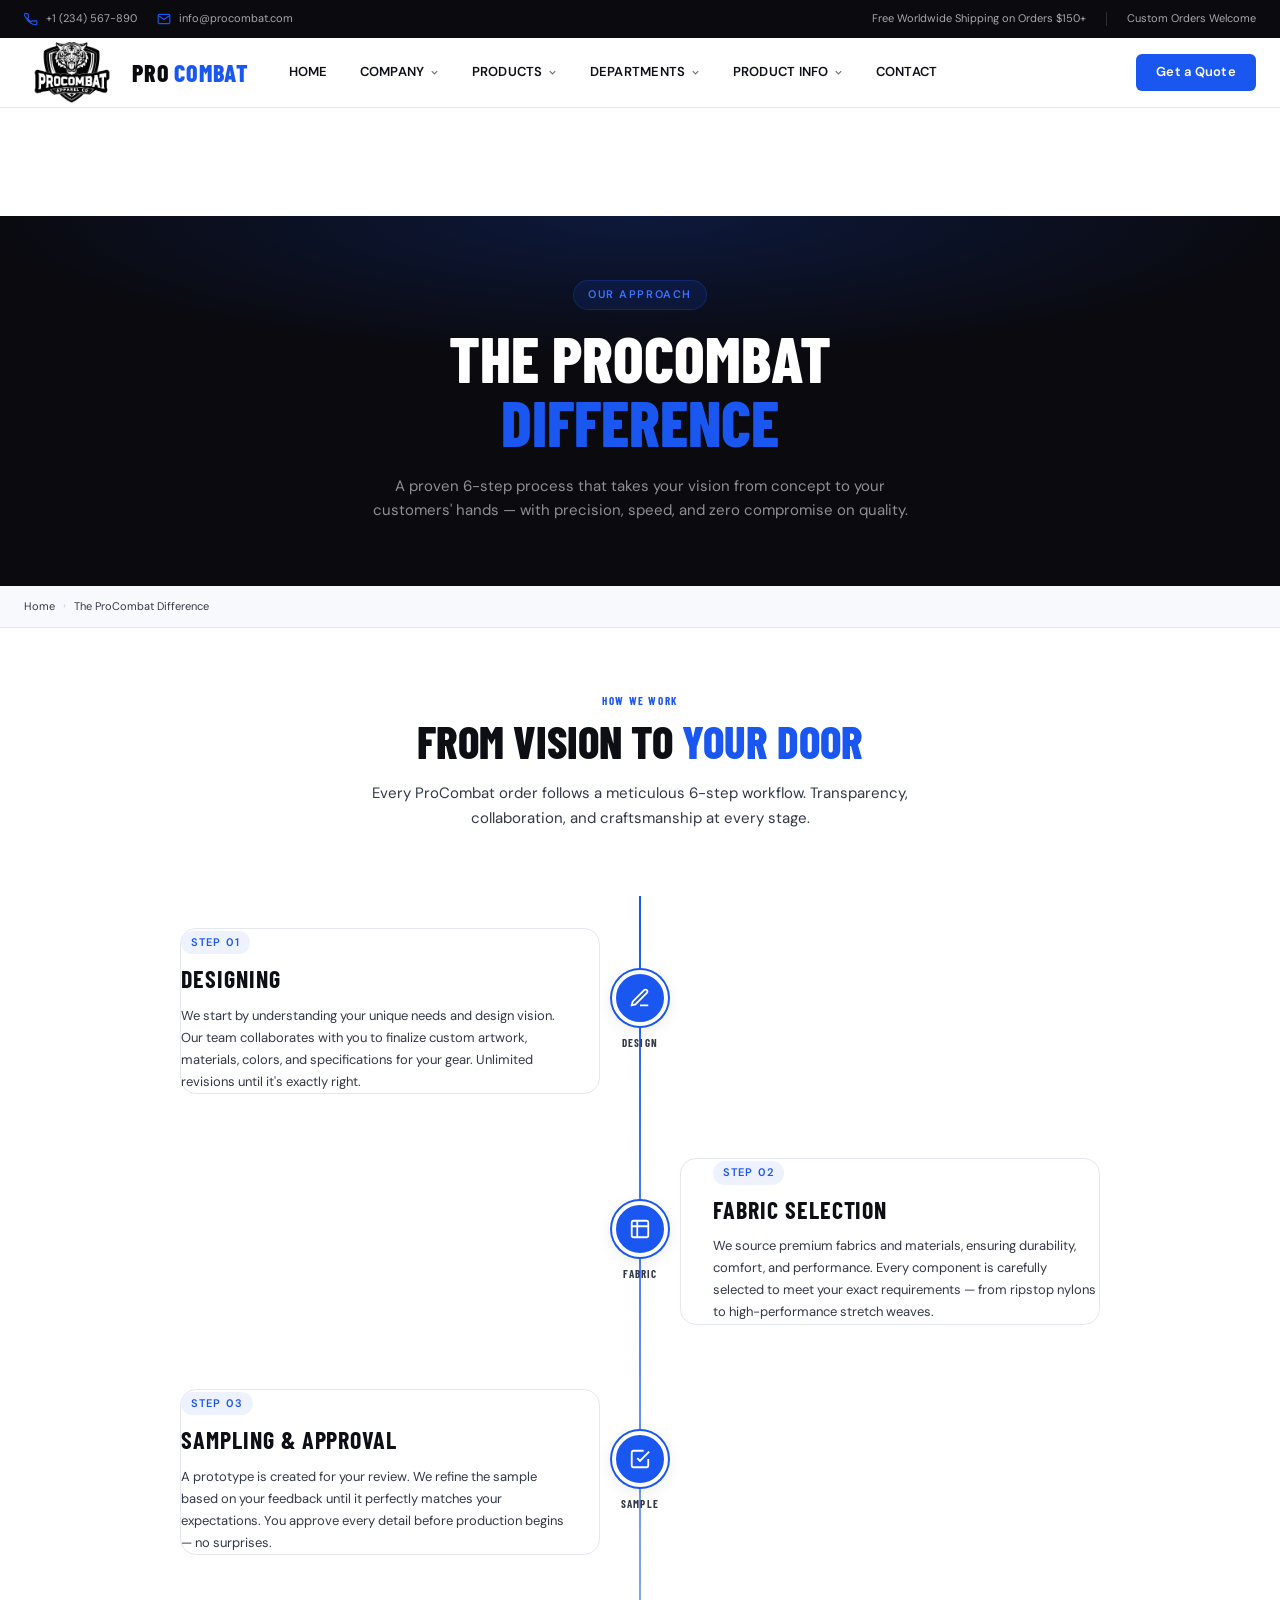
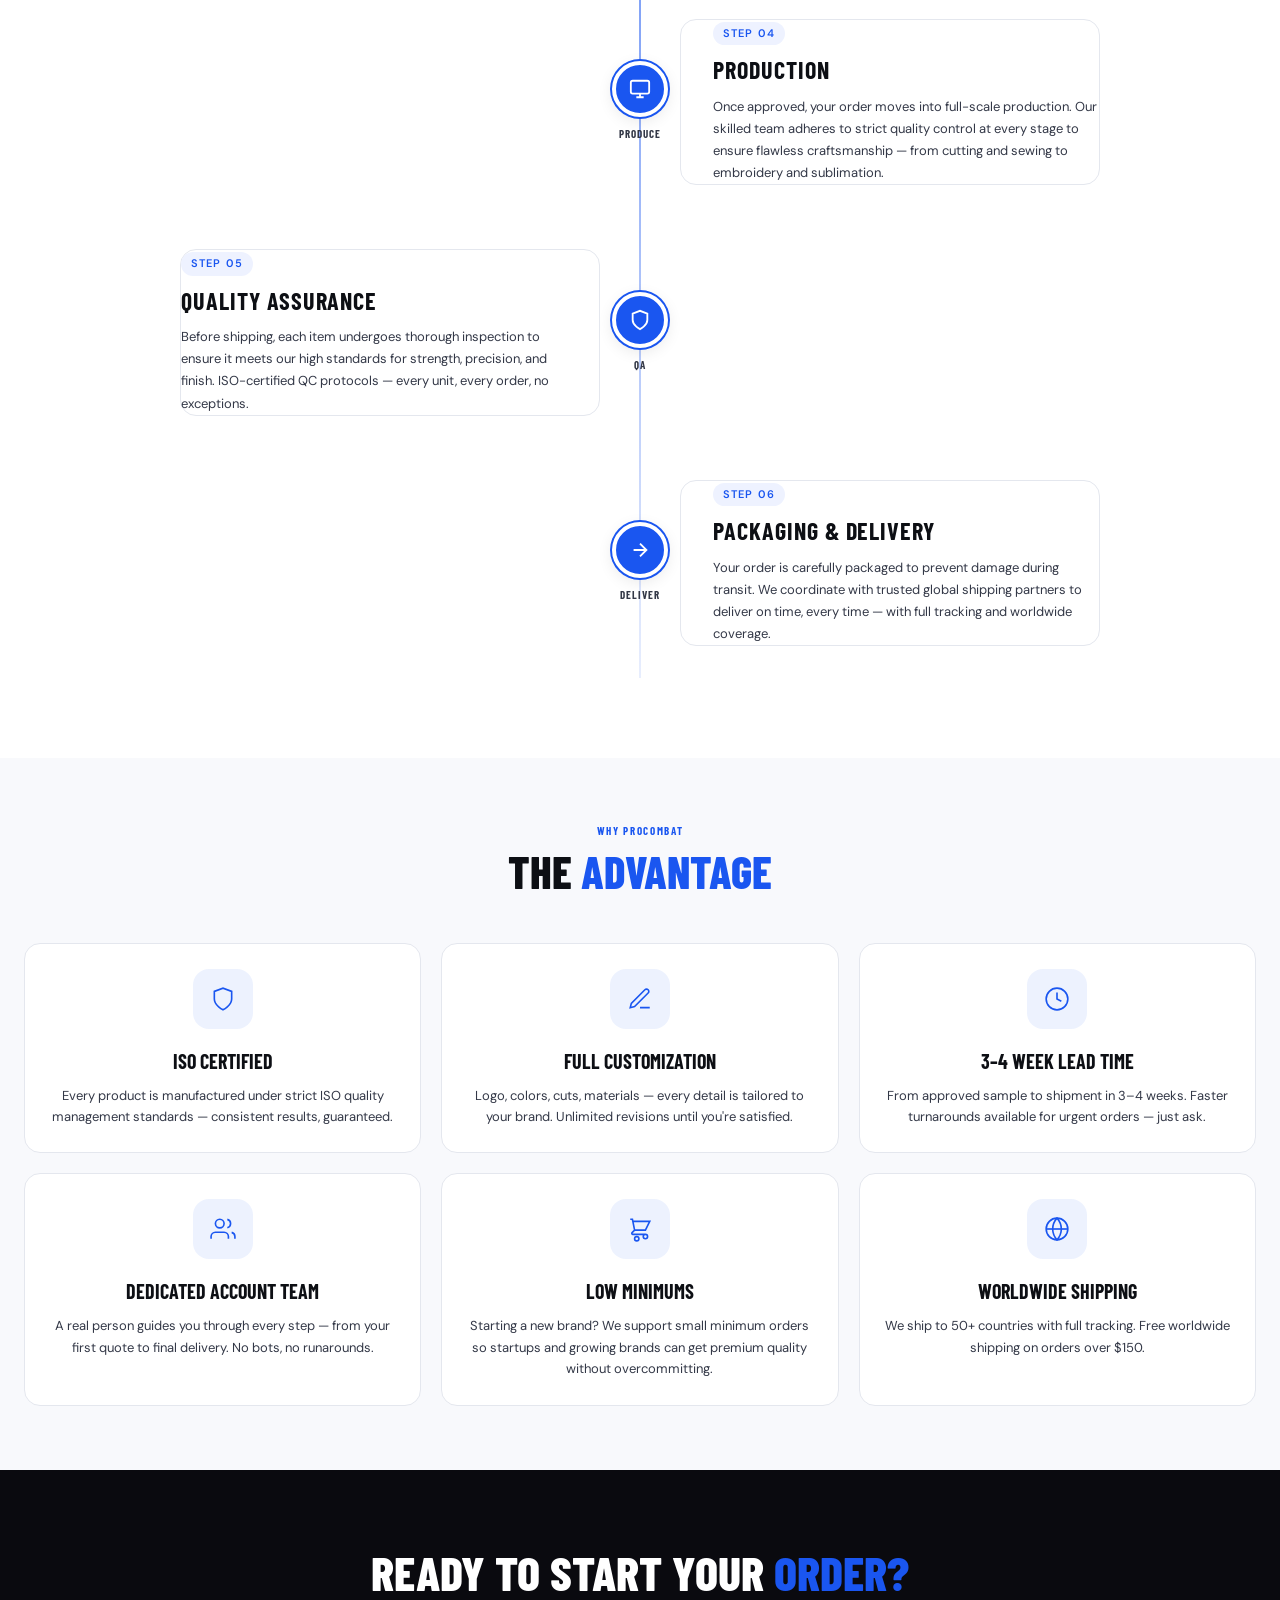
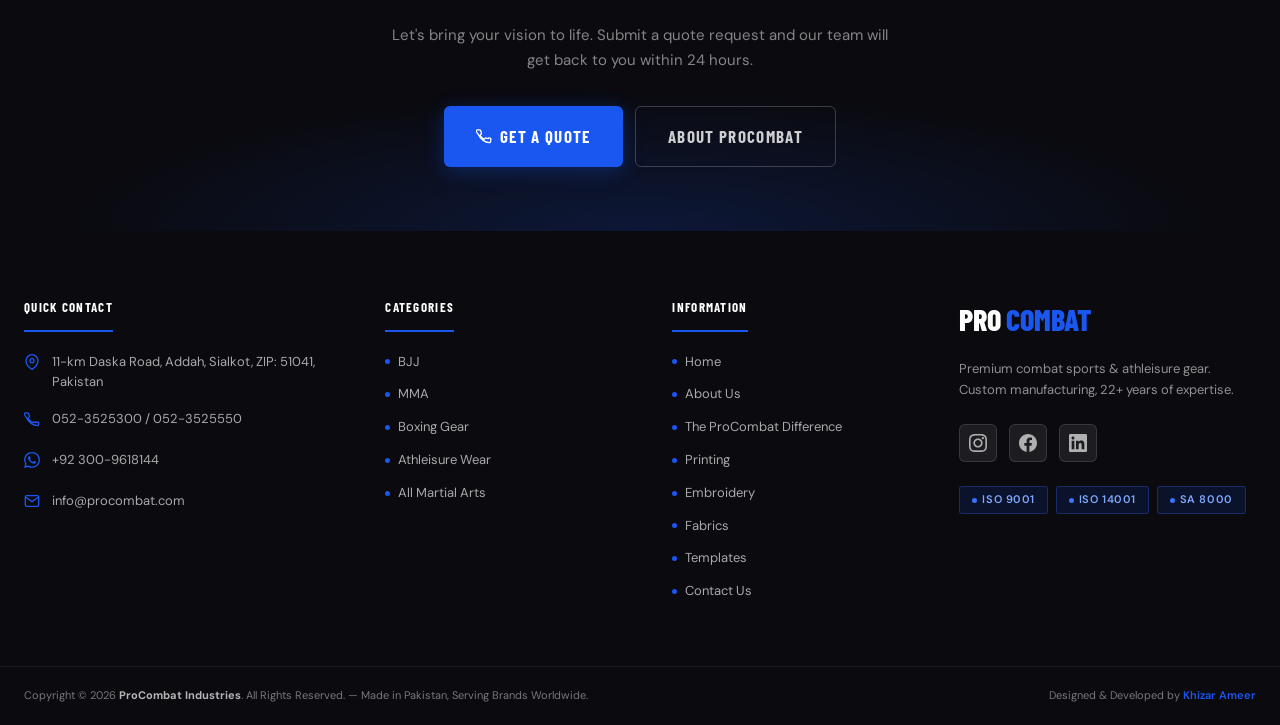
<file: pages/proCombat-difference.html>
<!DOCTYPE html>
<html lang="en">
<head>
  <meta charset="UTF-8"/>
  <meta name="viewport" content="width=device-width, initial-scale=1.0"/>
  <meta name="description" content="The ProCombat Difference — Our proven 6-step manufacturing process: Design, Fabric Selection, Sampling, Production, QA, and Delivery."/>
  <title>The ProCombat Difference — ProCombat</title>

  <link rel="preconnect" href="https://fonts.googleapis.com"/>
  <link rel="preconnect" href="https://fonts.gstatic.com" crossorigin/>
  <link href="https://fonts.googleapis.com/css2?family=Barlow+Condensed:wght@500;600;700;800&family=DM+Sans:wght@300;400;500;600&display=swap" rel="stylesheet"/>

  <link rel="stylesheet" href="../css/variables.css"/>
  <link rel="stylesheet" href="../css/base.css"/>
  <link rel="stylesheet" href="../css/components/header.css"/>
  <link rel="stylesheet" href="../css/components/footer.css"/>

  <style>
    .page-wrap { padding-top: calc(var(--navbar-height) + var(--topbar-height)); }

    /* ── HERO ────────────────────────────────────── */
    .diff-hero {
      background: var(--color-secondary);
      position: relative;
      overflow: hidden;
      padding: var(--space-16) 0;
      text-align: center;
    }
    .diff-hero::before {
      content: '';
      position: absolute;
      inset: 0;
      background: radial-gradient(ellipse 80% 60% at 50% 0%, rgba(26,86,240,0.2) 0%, transparent 65%);
    }
    .diff-hero__inner {
      position: relative;
      max-width: var(--container-max);
      margin: 0 auto;
      padding: 0 var(--container-pad);
    }
    .diff-hero__label {
      display: inline-block;
      font-family: var(--font-body);
      font-size: var(--text-xs);
      font-weight: var(--fw-semibold);
      text-transform: uppercase;
      letter-spacing: 0.14em;
      color: var(--color-primary-light);
      background: rgba(26,86,240,0.12);
      border: 1px solid rgba(26,86,240,0.25);
      border-radius: var(--radius-full);
      padding: 5px 14px;
      margin-bottom: var(--space-4);
    }
    .diff-hero h1 {
      font-family: var(--font-heading);
      font-weight: var(--fw-extrabold);
      font-size: clamp(2.2rem, 5vw, 4rem);
      color: #fff;
      text-transform: uppercase;
      line-height: 1.0;
      margin: 0 0 var(--space-5);
    }
    .diff-hero h1 span { color: var(--color-primary); }
    .diff-hero p {
      font-family: var(--font-body);
      font-size: var(--text-base);
      color: rgba(255,255,255,0.55);
      max-width: 540px;
      margin: 0 auto;
      line-height: var(--leading-normal);
    }

    /* ── BREADCRUMB ──────────────────────────────── */
    .bc-bar { background: var(--color-surface); border-bottom: 1px solid var(--color-border); padding: var(--space-3) 0; }
    .bc-inner { max-width: var(--container-max); margin: 0 auto; padding: 0 var(--container-pad); }
    .bc { display: flex; align-items: center; gap: var(--space-2); font-size: var(--text-xs); color: var(--color-text-muted); font-family: var(--font-body); flex-wrap: wrap; }
    .bc a { color: var(--color-text-muted); text-decoration: none; transition: var(--transition-fast); }
    .bc a:hover { color: var(--color-primary); }
    .bc .sep { color: var(--color-border-dark); font-size: 10px; }

    /* ── SHARED ──────────────────────────────────── */
    .pc-container { max-width: var(--container-max); margin: 0 auto; padding: 0 var(--container-pad); }
    .section-label {
      font-family: var(--font-heading);
      font-size: var(--text-xs);
      font-weight: var(--fw-bold);
      text-transform: uppercase;
      letter-spacing: 0.15em;
      color: var(--color-primary);
      margin-bottom: var(--space-2);
    }
    .section-title {
      font-family: var(--font-heading);
      font-size: clamp(1.8rem, 3.5vw, 2.8rem);
      font-weight: var(--fw-extrabold);
      color: var(--color-text);
      text-transform: uppercase;
      line-height: 1.05;
      margin: 0 0 var(--space-4);
    }
    .section-title span { color: var(--color-primary); }

    /* ── PROCESS TIMELINE ────────────────────────── */
    .process-section {
      padding: var(--space-16) 0 var(--space-20);
      background: var(--color-white);
    }
    .process-header {
      text-align: center;
      margin-bottom: var(--space-16);
    }
    .process-header p.lead {
      font-size: var(--text-base);
      color: var(--color-text-muted);
      max-width: 560px;
      margin: 0 auto;
      line-height: 1.7;
    }

    /* Alternating timeline layout */
    .timeline {
      position: relative;
      display: flex;
      flex-direction: column;
      gap: 0;
    }
    /* Center spine */
    .timeline::before {
      content: '';
      position: absolute;
      top: 0; bottom: 0;
      left: 50%;
      transform: translateX(-50%);
      width: 2px;
      background: linear-gradient(to bottom, var(--color-primary), rgba(26,86,240,0.1));
    }

    .timeline-item {
      display: grid;
      grid-template-columns: 1fr 80px 1fr;
      gap: 0;
      align-items: center;
      padding: var(--space-8) 0;
      position: relative;
    }

    /* Content left */
    .timeline-item:nth-child(odd) .tl-card { grid-column: 1; justify-self: end; padding-right: var(--space-8); }
    .timeline-item:nth-child(odd) .tl-node { grid-column: 2; }
    .timeline-item:nth-child(odd) .tl-empty { grid-column: 3; }

    /* Content right */
    .timeline-item:nth-child(even) .tl-empty { grid-column: 1; }
    .timeline-item:nth-child(even) .tl-node { grid-column: 2; }
    .timeline-item:nth-child(even) .tl-card { grid-column: 3; justify-self: start; padding-left: var(--space-8); }

    .tl-node {
      display: flex;
      flex-direction: column;
      align-items: center;
      justify-content: center;
      position: relative;
      z-index: 2;
    }
    .tl-dot {
      width: 56px; height: 56px;
      background: var(--color-primary);
      border-radius: 50%;
      display: flex; align-items: center; justify-content: center;
      border: 4px solid var(--color-white);
      box-shadow: 0 0 0 2px var(--color-primary), var(--shadow-md);
      flex-shrink: 0;
    }
    .tl-dot svg { width: 22px; height: 22px; color: #fff; }
    .tl-step-num {
      font-family: var(--font-heading);
      font-size: var(--text-xs);
      font-weight: var(--fw-bold);
      color: var(--color-text-muted);
      text-transform: uppercase;
      letter-spacing: 0.1em;
      margin-top: var(--space-2);
    }

    /* Card */
    .tl-card {
      background: var(--color-white);
      border: 1px solid var(--color-border);
      border-radius: var(--radius-xl);
      padding: var(--space-7);
      max-width: 420px;
      transition: var(--transition-base);
      position: relative;
    }
    .tl-card:hover {
      border-color: var(--color-primary);
      box-shadow: var(--shadow-lg);
      transform: translateY(-3px);
    }
    .tl-card::before {
      content: '';
      position: absolute;
      top: 0; left: 0; right: 0;
      height: 3px;
      background: var(--color-primary);
      border-radius: var(--radius-xl) var(--radius-xl) 0 0;
      opacity: 0;
      transition: var(--transition-fast);
    }
    .tl-card:hover::before { opacity: 1; }
    .tl-card__tag {
      display: inline-block;
      font-family: var(--font-body);
      font-size: var(--text-xs);
      font-weight: var(--fw-semibold);
      text-transform: uppercase;
      letter-spacing: 0.1em;
      color: var(--color-primary);
      background: var(--color-primary-faint);
      border-radius: var(--radius-full);
      padding: 3px 10px;
      margin-bottom: var(--space-3);
    }
    .tl-card h3 {
      font-family: var(--font-heading);
      font-size: var(--text-xl);
      font-weight: var(--fw-bold);
      color: var(--color-text);
      text-transform: uppercase;
      letter-spacing: 0.04em;
      margin: 0 0 var(--space-3);
      line-height: 1.1;
    }
    .tl-card p {
      font-family: var(--font-body);
      font-size: var(--text-sm);
      color: var(--color-text-muted);
      line-height: 1.7;
      margin: 0;
    }

    /* ── WHY US STRIP ────────────────────────────── */
    .why-strip {
      background: var(--color-surface);
      padding: var(--space-16) 0;
    }
    .why-strip .section-title { text-align: center; }
    .why-strip .section-label { text-align: center; display: block; }
    .why-header { text-align: center; margin-bottom: var(--space-12); }
    .why-grid {
      display: grid;
      grid-template-columns: repeat(3, 1fr);
      gap: var(--space-5);
    }
    .why-card {
      background: var(--color-white);
      border: 1px solid var(--color-border);
      border-radius: var(--radius-xl);
      padding: 25px;
      text-align: center;
      transition: var(--transition-base);
    }
    .why-card:hover {
      border-color: var(--color-primary);
      transform: translateY(-4px);
      box-shadow: var(--shadow-md);
    }
    .why-card__icon {
      width: 60px; height: 60px;
      background: rgba(26,86,240,0.08);
      border-radius: var(--radius-xl);
      display: flex; align-items: center; justify-content: center;
      margin: 0 auto var(--space-4);
      color: var(--color-primary);
      transition: var(--transition-fast);
    }
    .why-card:hover .why-card__icon { background: var(--color-primary); color: #fff; }
    .why-card__icon svg { width: 26px; height: 26px; }
    .why-card h4 {
      font-family: var(--font-heading);
      font-size: var(--text-lg);
      font-weight: var(--fw-bold);
      color: var(--color-text);
      text-transform: uppercase;
      margin: 0 0 var(--space-2);
    }
    .why-card p {
      font-size: var(--text-sm);
      color: var(--color-text-muted);
      line-height: 1.65;
      margin: 0;
    }

    /* ── CTA ─────────────────────────────────────── */
    .diff-cta {
      background: var(--color-secondary);
      padding: var(--space-16) 0;
      text-align: center;
      position: relative;
      overflow: hidden;
    }
    .diff-cta::before {
      content: '';
      position: absolute;
      inset: 0;
      background: radial-gradient(ellipse 70% 60% at 50% 100%, rgba(26,86,240,0.18) 0%, transparent 65%);
    }
    .diff-cta__inner { position: relative; }
    .diff-cta h2 {
      font-family: var(--font-heading);
      font-size: clamp(1.8rem, 4vw, 3rem);
      font-weight: var(--fw-extrabold);
      color: #fff;
      text-transform: uppercase;
      margin: 0 0 var(--space-3);
    }
    .diff-cta h2 span { color: var(--color-primary); }
    .diff-cta p {
      font-size: var(--text-base);
      color: rgba(255,255,255,0.5);
      max-width: 500px;
      margin: 0 auto var(--space-8);
      line-height: 1.7;
    }
    .diff-cta__btns {
      display: flex;
      gap: var(--space-3);
      justify-content: center;
      flex-wrap: wrap;
    }
    .btn-primary-lg {
      display: inline-flex; align-items: center; justify-content: center; gap: var(--space-2);
      background: var(--color-primary);
      color: #fff;
      font-family: var(--font-heading);
      font-size: var(--text-md);
      font-weight: var(--fw-bold);
      text-transform: uppercase;
      letter-spacing: 0.08em;
      padding: var(--space-4) var(--space-8);
      border-radius: var(--radius-md);
      text-decoration: none;
      transition: var(--transition-base);
      box-shadow: 0 4px 20px rgba(26,86,240,.3);
    }
    .btn-primary-lg:hover { background: var(--color-primary-dark); transform: translateY(-2px); }
    .btn-outline-white {
      display: inline-flex; align-items: center; justify-content: center; gap: var(--space-2);
      background: transparent;
      color: rgba(255,255,255,0.8);
      font-family: var(--font-heading);
      font-size: var(--text-md);
      font-weight: var(--fw-bold);
      text-transform: uppercase;
      letter-spacing: 0.08em;
      padding: var(--space-4) var(--space-8);
      border-radius: var(--radius-md);
      text-decoration: none;
      border: 1.5px solid rgba(255,255,255,0.2);
      transition: var(--transition-fast);
    }
    .btn-outline-white:hover { border-color: rgba(255,255,255,0.5); color: #fff; }

    /* ── RESPONSIVE ──────────────────────────────── */
    @media (max-width: 1024px) {
      .timeline::before { display: none; }
      .timeline-item {
        grid-template-columns: 1fr;
        padding: var(--space-4) 0;
      }
      .timeline-item:nth-child(odd) .tl-card,
      .timeline-item:nth-child(even) .tl-card {
        grid-column: 1;
        justify-self: stretch;
        padding: 0;
        max-width: 100%;
      }
      .timeline-item:nth-child(odd) .tl-node,
      .timeline-item:nth-child(even) .tl-node {
        grid-column: 1;
        grid-row: 1;
        flex-direction: row;
        justify-content: flex-start;
        gap: var(--space-3);
        margin-bottom: var(--space-3);
      }
      .timeline-item:nth-child(odd) .tl-empty,
      .timeline-item:nth-child(even) .tl-empty { display: none; }
      .tl-step-num { margin-top: 0; }
      .why-grid { grid-template-columns: 1fr 1fr; }
    }
    @media (max-width: 640px) {
      .why-grid { grid-template-columns: 1fr; }
    }
  </style>
</head>
<body>
<div class="page-wrap">

  <!-- Hero -->
  <section class="diff-hero">
    <div class="diff-hero__inner">
      <div class="diff-hero__label">Our Approach</div>
      <h1>The ProCombat<br><span>Difference</span></h1>
      <p>A proven 6-step process that takes your vision from concept to your customers' hands — with precision, speed, and zero compromise on quality.</p>
    </div>
  </section>

  <!-- Breadcrumb -->
  <div class="bc-bar">
    <div class="bc-inner">
      <nav class="bc">
        <a href="/">Home</a>
        <span class="sep">›</span>
        <span>The ProCombat Difference</span>
      </nav>
    </div>
  </div>

  <main id="main-content">

    <!-- Process Timeline -->
    <section class="process-section">
      <div class="pc-container">
        <div class="process-header">
          <p class="section-label">How We Work</p>
          <h2 class="section-title">From Vision to <span>Your Door</span></h2>
          <p class="lead">Every ProCombat order follows a meticulous 6-step workflow. Transparency, collaboration, and craftsmanship at every stage.</p>
        </div>

        <div class="timeline">

          <!-- Step 1 -->
          <div class="timeline-item">
            <div class="tl-card">
              <div class="tl-card__tag">Step 01</div>
              <h3>Designing</h3>
              <p>We start by understanding your unique needs and design vision. Our team collaborates with you to finalize custom artwork, materials, colors, and specifications for your gear. Unlimited revisions until it's exactly right.</p>
            </div>
            <div class="tl-node">
              <div class="tl-dot">
                <svg viewBox="0 0 24 24" fill="none" stroke="currentColor" stroke-width="2"><path d="M12 20h9M16.5 3.5a2.121 2.121 0 013 3L7 19l-4 1 1-4L16.5 3.5z"/></svg>
              </div>
              <div class="tl-step-num">Design</div>
            </div>
            <div class="tl-empty"></div>
          </div>

          <!-- Step 2 -->
          <div class="timeline-item">
            <div class="tl-empty"></div>
            <div class="tl-node">
              <div class="tl-dot">
                <svg viewBox="0 0 24 24" fill="none" stroke="currentColor" stroke-width="2"><path d="M9 3H5a2 2 0 00-2 2v4m6-6h10a2 2 0 012 2v4M9 3v18m0 0h10a2 2 0 002-2V9M9 21H5a2 2 0 01-2-2V9m0 0h18"/></svg>
              </div>
              <div class="tl-step-num">Fabric</div>
            </div>
            <div class="tl-card">
              <div class="tl-card__tag">Step 02</div>
              <h3>Fabric Selection</h3>
              <p>We source premium fabrics and materials, ensuring durability, comfort, and performance. Every component is carefully selected to meet your exact requirements — from ripstop nylons to high-performance stretch weaves.</p>
            </div>
          </div>

          <!-- Step 3 -->
          <div class="timeline-item">
            <div class="tl-card">
              <div class="tl-card__tag">Step 03</div>
              <h3>Sampling &amp; Approval</h3>
              <p>A prototype is created for your review. We refine the sample based on your feedback until it perfectly matches your expectations. You approve every detail before production begins — no surprises.</p>
            </div>
            <div class="tl-node">
              <div class="tl-dot">
                <svg viewBox="0 0 24 24" fill="none" stroke="currentColor" stroke-width="2"><path d="M9 11l3 3L22 4"/><path d="M21 12v7a2 2 0 01-2 2H5a2 2 0 01-2-2V5a2 2 0 012-2h11"/></svg>
              </div>
              <div class="tl-step-num">Sample</div>
            </div>
            <div class="tl-empty"></div>
          </div>

          <!-- Step 4 -->
          <div class="timeline-item">
            <div class="tl-empty"></div>
            <div class="tl-node">
              <div class="tl-dot">
                <svg viewBox="0 0 24 24" fill="none" stroke="currentColor" stroke-width="2"><rect x="2" y="3" width="20" height="14" rx="2"/><path d="M8 21h8M12 17v4"/></svg>
              </div>
              <div class="tl-step-num">Produce</div>
            </div>
            <div class="tl-card">
              <div class="tl-card__tag">Step 04</div>
              <h3>Production</h3>
              <p>Once approved, your order moves into full-scale production. Our skilled team adheres to strict quality control at every stage to ensure flawless craftsmanship — from cutting and sewing to embroidery and sublimation.</p>
            </div>
          </div>

          <!-- Step 5 -->
          <div class="timeline-item">
            <div class="tl-card">
              <div class="tl-card__tag">Step 05</div>
              <h3>Quality Assurance</h3>
              <p>Before shipping, each item undergoes thorough inspection to ensure it meets our high standards for strength, precision, and finish. ISO-certified QC protocols — every unit, every order, no exceptions.</p>
            </div>
            <div class="tl-node">
              <div class="tl-dot">
                <svg viewBox="0 0 24 24" fill="none" stroke="currentColor" stroke-width="2"><path d="M12 22s8-4 8-10V5l-8-3-8 3v7c0 6 8 10 8 10z"/></svg>
              </div>
              <div class="tl-step-num">QA</div>
            </div>
            <div class="tl-empty"></div>
          </div>

          <!-- Step 6 -->
          <div class="timeline-item">
            <div class="tl-empty"></div>
            <div class="tl-node">
              <div class="tl-dot">
                <svg viewBox="0 0 24 24" fill="none" stroke="currentColor" stroke-width="2"><path d="M5 12h14M12 5l7 7-7 7"/></svg>
              </div>
              <div class="tl-step-num">Deliver</div>
            </div>
            <div class="tl-card">
              <div class="tl-card__tag">Step 06</div>
              <h3>Packaging &amp; Delivery</h3>
              <p>Your order is carefully packaged to prevent damage during transit. We coordinate with trusted global shipping partners to deliver on time, every time — with full tracking and worldwide coverage.</p>
            </div>
          </div>

        </div>
      </div>
    </section>

    <!-- Why Us -->
    <section class="why-strip">
      <div class="pc-container">
        <div class="why-header">
          <p class="section-label">Why ProCombat</p>
          <h2 class="section-title">The <span>Advantage</span></h2>
        </div>
        <div class="why-grid">
          <div class="why-card">
            <div class="why-card__icon">
              <svg viewBox="0 0 24 24" fill="none" stroke="currentColor" stroke-width="1.5"><path d="M12 22s8-4 8-10V5l-8-3-8 3v7c0 6 8 10 8 10z"/></svg>
            </div>
            <h4>ISO Certified</h4>
            <p>Every product is manufactured under strict ISO quality management standards — consistent results, guaranteed.</p>
          </div>
          <div class="why-card">
            <div class="why-card__icon">
              <svg viewBox="0 0 24 24" fill="none" stroke="currentColor" stroke-width="1.5"><path d="M12 20h9M16.5 3.5a2.121 2.121 0 013 3L7 19l-4 1 1-4L16.5 3.5z"/></svg>
            </div>
            <h4>Full Customization</h4>
            <p>Logo, colors, cuts, materials — every detail is tailored to your brand. Unlimited revisions until you're satisfied.</p>
          </div>
          <div class="why-card">
            <div class="why-card__icon">
              <svg viewBox="0 0 24 24" fill="none" stroke="currentColor" stroke-width="1.5"><circle cx="12" cy="12" r="10"/><path d="M12 6v6l4 2"/></svg>
            </div>
            <h4>3–4 Week Lead Time</h4>
            <p>From approved sample to shipment in 3–4 weeks. Faster turnarounds available for urgent orders — just ask.</p>
          </div>
          <div class="why-card">
            <div class="why-card__icon">
              <svg viewBox="0 0 24 24" fill="none" stroke="currentColor" stroke-width="1.5"><path d="M17 21v-2a4 4 0 00-4-4H5a4 4 0 00-4 4v2"/><circle cx="9" cy="7" r="4"/><path d="M23 21v-2a4 4 0 00-3-3.87M16 3.13a4 4 0 010 7.75"/></svg>
            </div>
            <h4>Dedicated Account Team</h4>
            <p>A real person guides you through every step — from your first quote to final delivery. No bots, no runarounds.</p>
          </div>
          <div class="why-card">
            <div class="why-card__icon">
              <svg viewBox="0 0 24 24" fill="none" stroke="currentColor" stroke-width="1.5"><path d="M3 3h2l.4 2M7 13h10l4-8H5.4M7 13L5.4 5M7 13l-2.293 2.293c-.63.63-.184 1.707.707 1.707H17m0 0a2 2 0 100 4 2 2 0 000-4zm-8 2a2 2 0 100 4 2 2 0 000-4z"/></svg>
            </div>
            <h4>Low Minimums</h4>
            <p>Starting a new brand? We support small minimum orders so startups and growing brands can get premium quality without overcommitting.</p>
          </div>
          <div class="why-card">
            <div class="why-card__icon">
              <svg viewBox="0 0 24 24" fill="none" stroke="currentColor" stroke-width="1.5"><circle cx="12" cy="12" r="10"/><line x1="2" y1="12" x2="22" y2="12"/><path d="M12 2a15.3 15.3 0 014 10 15.3 15.3 0 01-4 10 15.3 15.3 0 01-4-10 15.3 15.3 0 014-10z"/></svg>
            </div>
            <h4>Worldwide Shipping</h4>
            <p>We ship to 50+ countries with full tracking. Free worldwide shipping on orders over $150.</p>
          </div>
        </div>
      </div>
    </section>

    <!-- CTA -->
    <section class="diff-cta">
      <div class="pc-container">
        <div class="diff-cta__inner">
          <h2>Ready to Start Your <span>Order?</span></h2>
          <p>Let's bring your vision to life. Submit a quote request and our team will get back to you within 24 hours.</p>
          <div class="diff-cta__btns">
            <a href="contact.html" class="btn-primary-lg">
              <svg width="16" height="16" viewBox="0 0 24 24" fill="none" stroke="currentColor" stroke-width="2"><path d="M22 16.92v3a2 2 0 01-2.18 2 19.79 19.79 0 01-8.63-3.07A19.5 19.5 0 013.37 9.5 19.79 19.79 0 01.27 4.9 2 2 0 012.26 2.73h3a2 2 0 012 1.72c.13.96.36 1.9.7 2.81a2 2 0 01-.45 2.11L6.09 10.91a16 16 0 006 6l1.27-1.27a2 2 0 012.11-.45c.91.34 1.85.57 2.81.7A2 2 0 0122 17.92v-.01z"/></svg>
              Get a Quote
            </a>
            <a href="pages/about.html" class="btn-outline-white">About ProCombat</a>
          </div>
        </div>
      </div>
    </section>

  </main>
</div>

<script type="module">
import Header from '../components/header.js';
import Footer from '../components/footer.js';
Header.init('body');
Footer.init('body');
document.title = 'The ProCombat Difference — ProCombat';
</script>
</body>
</html>
</file>
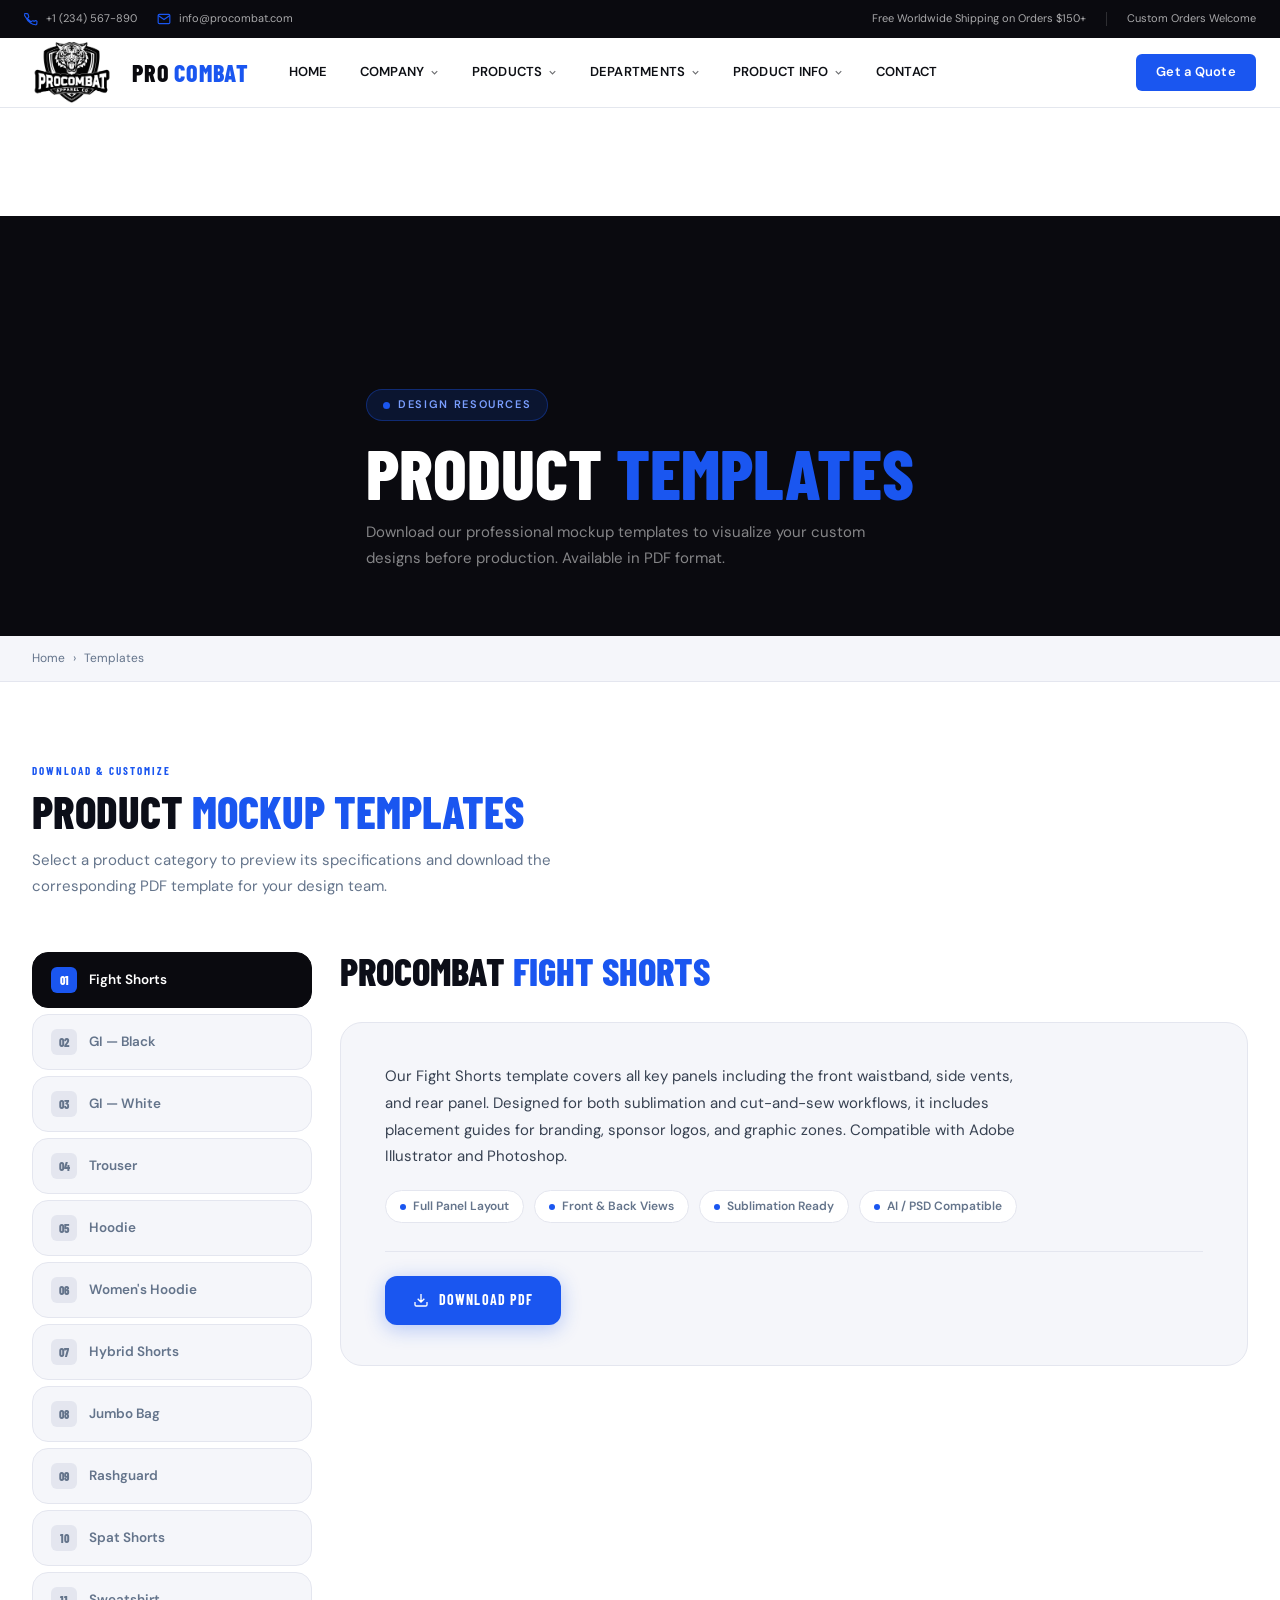
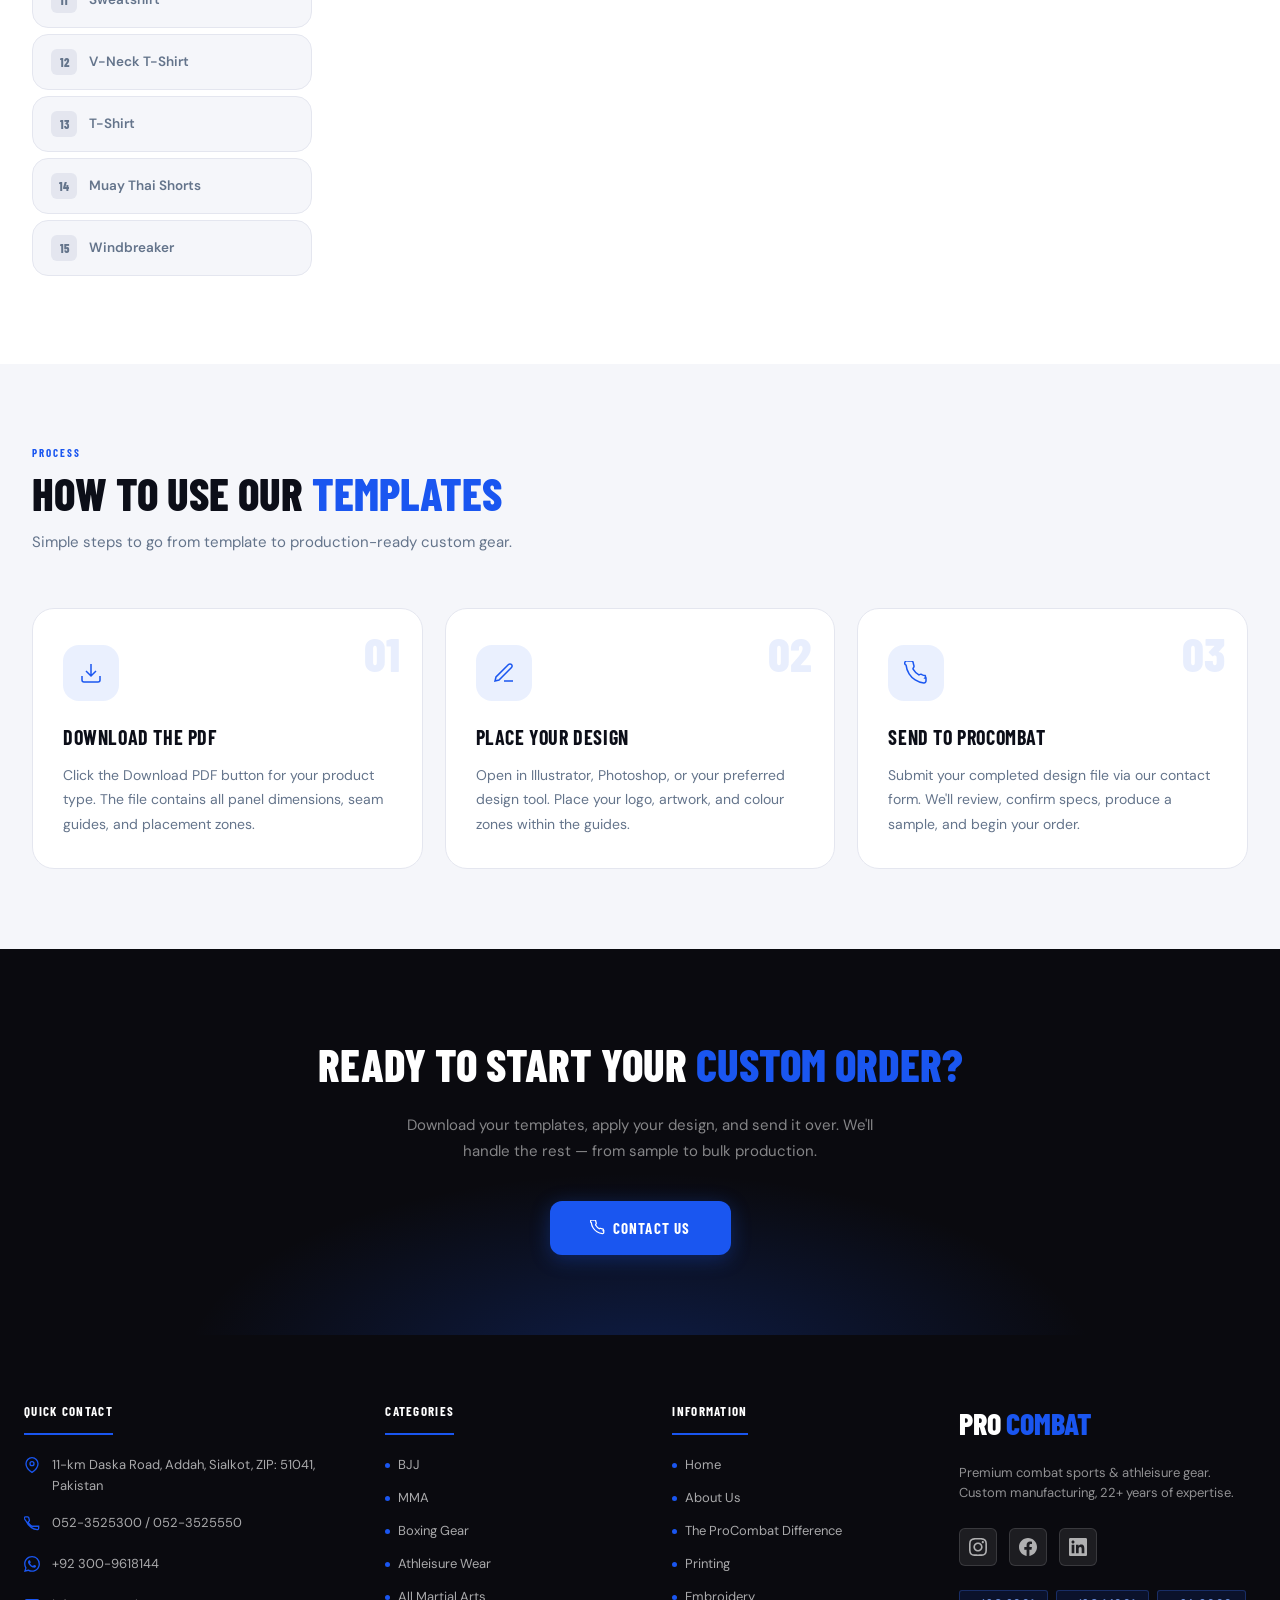
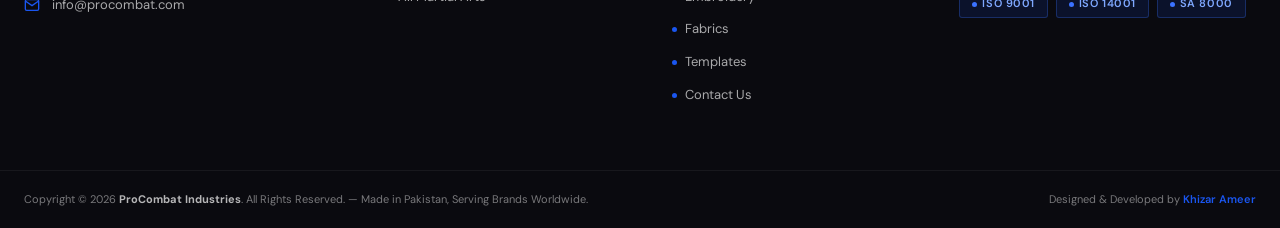
<file: pages/templates.html>
<!DOCTYPE html>
<html lang="en">
<head>
  <meta charset="UTF-8"/>
  <meta name="viewport" content="width=device-width, initial-scale=1.0"/>
  <title>Templates — ProCombat</title>
  <link rel="preconnect" href="https://fonts.googleapis.com"/>
  <link rel="preconnect" href="https://fonts.gstatic.com" crossorigin/>
  <link href="https://fonts.googleapis.com/css2?family=Barlow+Condensed:wght@500;600;700;800&family=DM+Sans:ital,wght@0,400;0,500;0,600&display=swap" rel="stylesheet"/>
  <link rel="stylesheet" href="../css/variables.css"/>
  <link rel="stylesheet" href="../css/base.css"/>
  <link rel="stylesheet" href="../css/components/header.css"/>
  <link rel="stylesheet" href="../css/components/footer.css"/>
  <style>
    *, *::before, *::after { box-sizing: border-box; margin: 0; padding: 0; }

    :root {
      --dark:   #0A0A0F;
      --dark2:  #13131C;
      --pri:    #1A56F0;
      --pri-lt: #7b9fff;
      --pri-fa: rgba(26,86,240,0.09);
      --white:  #ffffff;
      --surf:   #F5F6FA;
      --bdr:    #E4E6EF;
      --text:   #0C0E18;
      --muted:  #64748B;
      --body:   #374151;
      --r-md: 12px; --r-lg: 16px; --r-xl: 22px; --r-2xl: 30px; --r-pill: 999px;
    }

    body { font-family: 'DM Sans', sans-serif; color: var(--body); background: var(--white); }
    .wrap { padding-top: 108px; }
    .container { max-width: 1300px; margin: 0 auto; padding: 0 32px; }

    /* ── HERO ──────────────────────────────────────── */
    .hero {
      background: var(--dark);
      padding: 0;
      position: relative; overflow: hidden;
      min-height: 420px;
      display: flex; align-items: flex-end;
    }
    .hero-bg-img {
      position: absolute; inset: 0;
      background: url('https://www.prosafetywear.com/wp-content/uploads/2024/12/templates.jpg') center/cover no-repeat;
      filter: brightness(.35) saturate(.7);
    }
    .hero-overlay {
      position: absolute; inset: 0;
      background: linear-gradient(to top, rgba(10,10,15,0.95) 0%, rgba(10,10,15,0.4) 60%, transparent 100%);
    }
    .hero-content {
      position: relative; z-index: 1;
      padding: 64px 0;
      width: 100%;
    }
    .hero-pill {
      display: inline-flex; align-items: center; gap: 8px;
      background: rgba(26,86,240,0.15);
      border: 1px solid rgba(26,86,240,0.35);
      color: var(--pri-lt);
      font-size: 11px; font-weight: 600; letter-spacing: .15em; text-transform: uppercase;
      padding: 6px 16px; border-radius: var(--r-pill); margin-bottom: 18px;
    }
    .hero-pill .dot { width: 7px; height: 7px; background: var(--pri); border-radius: 50%; animation: p 2s infinite; }
    @keyframes p { 0%,100%{opacity:1} 50%{opacity:.35} }
    .hero h1 {
      font-family: 'Barlow Condensed', sans-serif;
      font-size: clamp(2.6rem, 5.5vw, 4.4rem); font-weight: 800;
      color: #fff; text-transform: uppercase; line-height: .96; margin-bottom: 14px;
    }
    .hero h1 em { color: var(--pri); font-style: normal; }
    .hero-desc {
      font-size: 15px; color: rgba(255,255,255,.5); max-width: 540px; line-height: 1.72;
    }

    /* ── BREADCRUMB ────────────────────────────────── */
    .bc-bar { background: var(--surf); border-bottom: 1px solid var(--bdr); padding: 13px 0; }
    .bc { display:flex; align-items:center; gap:8px; font-size:12px; color:var(--muted); }
    .bc a { color:var(--muted); text-decoration:none; } .bc a:hover { color:var(--pri); }

    /* ── SECTION ATOMS ─────────────────────────────── */
    .s-label {
      font-family:'Barlow Condensed',sans-serif; font-size:11px; font-weight:700;
      text-transform:uppercase; letter-spacing:.18em; color:var(--pri); margin-bottom:8px;
    }
    .s-title {
      font-family:'Barlow Condensed',sans-serif;
      font-size:clamp(1.9rem,3.5vw,2.8rem); font-weight:800;
      color:var(--text); text-transform:uppercase; line-height:1.04; margin-bottom:14px;
    }
    .s-title em { color:var(--pri); font-style:normal; }
    .s-sub { font-size:15px; color:var(--muted); line-height:1.72; }

    /* ── TEMPLATES SECTION ─────────────────────────── */
    .templates-section {
      background: var(--white);
      padding: 80px 0 88px;
    }
    .ts-header {
      margin-bottom: 52px;
    }

    /* ── TABS ──────────────────────────────────────── */
    .tabs-wrap {
      display: grid;
      grid-template-columns: 280px 1fr;
      gap: 28px;
      align-items: start;
    }

    /* Tab nav sidebar */
    .tab-nav {
      display: flex; flex-direction: column; gap: 6px;
      position: sticky; top: 120px;
    }
    .tab-btn {
      display: flex; align-items: center; gap: 12px;
      padding: 14px 18px;
      background: var(--surf);
      border: 1px solid var(--bdr);
      border-radius: var(--r-lg);
      font-family: 'DM Sans', sans-serif;
      font-size: 13.5px; font-weight: 600;
      color: var(--muted);
      text-align: left; cursor: pointer;
      transition: all .2s;
    }
    .tab-btn:hover {
      border-color: var(--pri);
      color: var(--pri);
      background: var(--pri-fa);
    }
    .tab-btn.active {
      background: var(--dark);
      border-color: var(--dark);
      color: #fff;
    }
    .tab-btn.active .tb-num { background: var(--pri); color: #fff; }
    .tab-btn:hover .tb-num { background: var(--pri); color: #fff; }
    .tb-num {
      width: 26px; height: 26px; flex-shrink: 0;
      background: var(--bdr);
      border-radius: 6px;
      display: flex; align-items: center; justify-content: center;
      font-family:'Barlow Condensed',sans-serif;
      font-size: 12px; font-weight: 800;
      color: var(--muted);
      transition: all .2s;
    }

    /* Tab content panels */
    .tab-panels {}
    .tab-panel { display: none; }
    .tab-panel.active { display: block; }

    .panel-header {
      display: flex; align-items: center; justify-content: space-between;
      margin-bottom: 32px; flex-wrap: wrap; gap: 16px;
    }
    .panel-title {
      font-family:'Barlow Condensed',sans-serif;
      font-size: clamp(1.6rem,3vw,2.4rem); font-weight: 800;
      color: var(--text); text-transform: uppercase; line-height: 1;
    }
    .panel-title em { color: var(--pri); font-style: normal; }

    /* PDF Download Button */
    .btn-pdf {
      display: inline-flex; align-items: center; gap: 10px;
      background: var(--pri); color: #fff;
      font-family:'Barlow Condensed',sans-serif;
      font-size: 14px; font-weight: 700; text-transform: uppercase; letter-spacing: .08em;
      padding: 13px 28px; border-radius: var(--r-md);
      text-decoration: none; transition: all .2s; white-space: nowrap;
      box-shadow: 0 4px 20px rgba(26,86,240,.3);
    }
    .btn-pdf:hover { background: #1240CC; transform: translateY(-2px); }
    .btn-pdf svg { width: 16px; height: 16px; flex-shrink: 0; }

    /* ── TEMPLATE DESCRIPTION CARD ─────────────────── */
    .template-desc-card {
      background: var(--surf);
      border: 1px solid var(--bdr);
      border-radius: var(--r-xl);
      padding: 40px 44px;
      display: flex;
      flex-direction: column;
      gap: 28px;
    }

    .tdc-body {
      display: flex;
      flex-direction: column;
      gap: 20px;
    }

    .tdc-desc {
      font-size: 15px;
      color: var(--body);
      line-height: 1.78;
      max-width: 640px;
    }

    .tdc-specs {
      display: flex;
      flex-wrap: wrap;
      gap: 10px;
    }

    .tdc-spec-tag {
      display: inline-flex; align-items: center; gap: 7px;
      background: var(--white);
      border: 1px solid var(--bdr);
      border-radius: var(--r-pill);
      padding: 6px 14px;
      font-size: 12px; font-weight: 600;
      color: var(--muted);
    }
    .tdc-spec-tag .tag-dot {
      width: 6px; height: 6px;
      background: var(--pri);
      border-radius: 50%;
      flex-shrink: 0;
    }

    .tdc-footer {
      display: flex;
      align-items: center;
      gap: 16px;
      padding-top: 24px;
      border-top: 1px solid var(--bdr);
      flex-wrap: wrap;
    }



    /* ── HOW IT WORKS ──────────────────────────────── */
    .how { background: var(--surf); padding: 80px 0; }
    .how-grid {
      display: grid; grid-template-columns: repeat(3,1fr);
      gap: 22px; margin-top: 52px;
    }
    .how-card {
      background: var(--white);
      border: 1px solid var(--bdr);
      border-radius: var(--r-xl);
      padding: 36px 30px 32px;
      position: relative;
      transition: all .25s;
    }
    .how-card:hover { border-color:var(--pri); box-shadow:0 12px 36px rgba(26,86,240,.09); transform:translateY(-3px); }
    .how-step {
      font-family:'Barlow Condensed',sans-serif;
      font-size: 48px; font-weight: 800;
      color: rgba(26,86,240,.1); line-height: 1;
      position: absolute; top: 20px; right: 22px;
    }
    .how-icon {
      width: 56px; height: 56px;
      background: var(--pri-fa); border-radius: var(--r-lg);
      display: flex; align-items: center; justify-content: center;
      color: var(--pri); margin-bottom: 20px;
    }
    .how-icon svg { width: 24px; height: 24px; }
    .how-card h4 {
      font-family:'Barlow Condensed',sans-serif; font-size:20px; font-weight:700;
      color:var(--text); text-transform:uppercase; letter-spacing:.03em; margin-bottom:10px;
    }
    .how-card p { font-size:14px; color:var(--muted); line-height:1.75; }

    /* ── CTA ───────────────────────────────────────── */
    .cta { background: var(--dark); padding: 80px 0; text-align: center; position: relative; overflow: hidden; }
    .cta::before {
      content: ''; position: absolute; inset: 0;
      background: radial-gradient(ellipse 55% 80% at 50% 110%, rgba(26,86,240,.25) 0%, transparent 65%);
    }
    .cta-in { position: relative; }
    .cta-in h2 {
      font-family:'Barlow Condensed',sans-serif;
      font-size:clamp(1.9rem,3.5vw,2.8rem); font-weight:800;
      color:#fff; text-transform:uppercase; margin-bottom:12px;
    }
    .cta-in h2 em { color:var(--pri); font-style:normal; }
    .cta-in p { font-size:15px; color:rgba(255,255,255,.5); max-width:500px; margin:0 auto 36px; line-height:1.72; }
    .btn-solid {
      display:inline-flex; align-items:center; gap:8px;
      background:var(--pri); color:#fff;
      font-family:'Barlow Condensed',sans-serif; font-size:15px; font-weight:700;
      text-transform:uppercase; letter-spacing:.08em;
      padding:15px 40px; border-radius:var(--r-md);
      text-decoration:none; transition:all .2s;
      box-shadow:0 4px 20px rgba(26,86,240,.32);
    }
    .btn-solid:hover { background:#1240CC; transform:translateY(-2px); }

    /* ── RESPONSIVE ────────────────────────────────── */
    @media (max-width: 1024px) {
      .tabs-wrap { grid-template-columns: 1fr; }
      .tab-nav { flex-direction: row; flex-wrap: wrap; position: static; }
      .tab-btn { flex: 0 0 auto; }
      .how-grid { grid-template-columns: 1fr 1fr; }
    }
    @media (max-width: 640px) {
      .how-grid { grid-template-columns: 1fr; }
      .container { padding: 0 20px; }
      .panel-header { flex-direction: column; align-items: flex-start; }
      .template-desc-card { padding: 28px 24px; }
    }
  </style>
</head>
<body>
<div class="wrap">

  <!-- HERO -->
  <section class="hero">
    <div class="hero-bg-img"></div>
    <div class="hero-overlay"></div>
    <div class="container">
      <div class="hero-content">
        <div class="hero-pill"><span class="dot"></span>Design Resources</div>
        <h1>Product <em>Templates</em></h1>
        <p class="hero-desc">Download our professional mockup templates to visualize your custom designs before production. Available in PDF format.</p>
      </div>
    </div>
  </section>

  <!-- BREADCRUMB -->
  <div class="bc-bar">
    <div class="container">
      <nav class="bc"><a href="/">Home</a> <span>›</span> <span>Templates</span></nav>
    </div>
  </div>

  <main>

    <!-- TEMPLATES TABS -->
    <section class="templates-section">
      <div class="container">
        <div class="ts-header">
          <p class="s-label">Download & Customize</p>
          <h2 class="s-title">Product <em>Mockup Templates</em></h2>
          <p class="s-sub" style="max-width:560px">Select a product category to preview its specifications and download the corresponding PDF template for your design team.</p>
        </div>

        <div class="tabs-wrap">

          <!-- Tab Navigation -->
          <nav class="tab-nav" role="tablist">
            <button class="tab-btn active" data-tab="fight-shorts" role="tab"><div class="tb-num">01</div> Fight Shorts</button>
            <button class="tab-btn" data-tab="gi-black" role="tab"><div class="tb-num">02</div> GI — Black</button>
            <button class="tab-btn" data-tab="gi-white" role="tab"><div class="tb-num">03</div> GI — White</button>
            <button class="tab-btn" data-tab="trouser" role="tab"><div class="tb-num">04</div> Trouser</button>
            <button class="tab-btn" data-tab="hoodie" role="tab"><div class="tb-num">05</div> Hoodie</button>
            <button class="tab-btn" data-tab="womens-hoodie" role="tab"><div class="tb-num">06</div> Women's Hoodie</button>
            <button class="tab-btn" data-tab="hybrid-shorts" role="tab"><div class="tb-num">07</div> Hybrid Shorts</button>
            <button class="tab-btn" data-tab="jumbo-bag" role="tab"><div class="tb-num">08</div> Jumbo Bag</button>
            <button class="tab-btn" data-tab="rashguard" role="tab"><div class="tb-num">09</div> Rashguard</button>
            <button class="tab-btn" data-tab="spat-shorts" role="tab"><div class="tb-num">10</div> Spat Shorts</button>
            <button class="tab-btn" data-tab="sweatshirt" role="tab"><div class="tb-num">11</div> Sweatshirt</button>
            <button class="tab-btn" data-tab="vneck" role="tab"><div class="tb-num">12</div> V-Neck T-Shirt</button>
            <button class="tab-btn" data-tab="tshirt" role="tab"><div class="tb-num">13</div> T-Shirt</button>
            <button class="tab-btn" data-tab="thai-shorts" role="tab"><div class="tb-num">14</div> Muay Thai Shorts</button>
            <button class="tab-btn" data-tab="windbreaker" role="tab"><div class="tb-num">15</div> Windbreaker</button>
          </nav>

          <!-- Tab Panels -->
          <div class="tab-panels">

            <!-- Fight Shorts -->
            <div class="tab-panel active" id="panel-fight-shorts">
              <div class="panel-header">
                <div class="panel-title">ProCombat <em>Fight Shorts</em></div>
              </div>
              <div class="template-desc-card">
                <div class="tdc-body">
                  <p class="tdc-desc">Our Fight Shorts template covers all key panels including the front waistband, side vents, and rear panel. Designed for both sublimation and cut-and-sew workflows, it includes placement guides for branding, sponsor logos, and graphic zones. Compatible with Adobe Illustrator and Photoshop.</p>
                  <div class="tdc-specs">
                    <span class="tdc-spec-tag"><span class="tag-dot"></span>Full Panel Layout</span>
                    <span class="tdc-spec-tag"><span class="tag-dot"></span>Front &amp; Back Views</span>
                    <span class="tdc-spec-tag"><span class="tag-dot"></span>Sublimation Ready</span>
                    <span class="tdc-spec-tag"><span class="tag-dot"></span>AI / PSD Compatible</span>
                  </div>
                </div>
                <div class="tdc-footer">
                  <a class="btn-pdf" href="../assets/templates/FIGHT-SHORTS-MOCKUP.pdf" target="_blank">
                    <svg viewBox="0 0 24 24" fill="none" stroke="currentColor" stroke-width="2"><path d="M21 15v4a2 2 0 01-2 2H5a2 2 0 01-2-2v-4M7 10l5 5 5-5M12 15V3"/></svg>
                    Download PDF
                  </a>
                </div>
              </div>
            </div>

            <!-- GI Black -->
            <div class="tab-panel" id="panel-gi-black">
              <div class="panel-header">
                <div class="panel-title">ProCombat GI <em>(Black)</em></div>
              </div>
              <div class="template-desc-card">
                <div class="tdc-body">
                  <p class="tdc-desc">The Black GI template features a multi-page layout covering the jacket front, jacket back, lapel, trouser front, and trouser back panels. Seam guides and embroidery placement zones are clearly marked. Ideal for presenting team or academy uniform designs with precision.</p>
                  <div class="tdc-specs">
                    <span class="tdc-spec-tag"><span class="tag-dot"></span>Multi-Page Layout</span>
                    <span class="tdc-spec-tag"><span class="tag-dot"></span>Jacket &amp; Trouser Panels</span>
                    <span class="tdc-spec-tag"><span class="tag-dot"></span>Embroidery Zones</span>
                    <span class="tdc-spec-tag"><span class="tag-dot"></span>Seam Guide Included</span>
                  </div>
                </div>
                <div class="tdc-footer">
                  <a class="btn-pdf" href="../assets/templates/GI-MOCKUP-BLACK.pdf" target="_blank">
                    <svg viewBox="0 0 24 24" fill="none" stroke="currentColor" stroke-width="2"><path d="M21 15v4a2 2 0 01-2 2H5a2 2 0 01-2-2v-4M7 10l5 5 5-5M12 15V3"/></svg>
                    Download PDF
                  </a>
                </div>
              </div>
            </div>

            <!-- GI White -->
            <div class="tab-panel" id="panel-gi-white">
              <div class="panel-header">
                <div class="panel-title">ProCombat GI <em>(White)</em></div>
              </div>
              <div class="template-desc-card">
                <div class="tdc-body">
                  <p class="tdc-desc">The White GI template mirrors the Black GI layout with all jacket and trouser panels, adapted for light-colourway visualization. Patch placement, lapel branding zones, and pant stripe guides are all included. Perfect for BJJ academies and competition team uniform design.</p>
                  <div class="tdc-specs">
                    <span class="tdc-spec-tag"><span class="tag-dot"></span>Multi-Page Layout</span>
                    <span class="tdc-spec-tag"><span class="tag-dot"></span>Jacket &amp; Trouser Panels</span>
                    <span class="tdc-spec-tag"><span class="tag-dot"></span>Patch Placement Zones</span>
                    <span class="tdc-spec-tag"><span class="tag-dot"></span>Lapel Branding Guide</span>
                  </div>
                </div>
                <div class="tdc-footer">
                  <a class="btn-pdf" href="../assets/templates/GI-MOCKUP-WHITE.pdf" target="_blank">
                    <svg viewBox="0 0 24 24" fill="none" stroke="currentColor" stroke-width="2"><path d="M21 15v4a2 2 0 01-2 2H5a2 2 0 01-2-2v-4M7 10l5 5 5-5M12 15V3"/></svg>
                    Download PDF
                  </a>
                </div>
              </div>
            </div>

            <!-- Trouser -->
            <div class="tab-panel" id="panel-trouser">
              <div class="panel-header">
                <div class="panel-title">ProCombat <em>Trouser</em></div>
              </div>
              <div class="template-desc-card">
                <div class="tdc-body">
                  <p class="tdc-desc">The Trouser template provides a standalone layout for training and competition pants. Includes front and back panel views with waistband, cuff, and side stripe placement zones. Suitable for sublimation prints, woven labels, and embroidered detailing.</p>
                  <div class="tdc-specs">
                    <span class="tdc-spec-tag"><span class="tag-dot"></span>Front &amp; Back Panels</span>
                    <span class="tdc-spec-tag"><span class="tag-dot"></span>Waistband Guide</span>
                    <span class="tdc-spec-tag"><span class="tag-dot"></span>Side Stripe Zone</span>
                    <span class="tdc-spec-tag"><span class="tag-dot"></span>Sublimation Ready</span>
                  </div>
                </div>
                <div class="tdc-footer">
                  <a class="btn-pdf" href="../assets/templates/TROUSER-MOCKUP.pdf" target="_blank">
                    <svg viewBox="0 0 24 24" fill="none" stroke="currentColor" stroke-width="2"><path d="M21 15v4a2 2 0 01-2 2H5a2 2 0 01-2-2v-4M7 10l5 5 5-5M12 15V3"/></svg>
                    Download PDF
                  </a>
                </div>
              </div>
            </div>

            <!-- Hoodie -->
            <div class="tab-panel" id="panel-hoodie">
              <div class="panel-header">
                <div class="panel-title">ProCombat <em>Hoodie</em></div>
              </div>
              <div class="template-desc-card">
                <div class="tdc-body">
                  <p class="tdc-desc">The Hoodie template covers the chest, back, sleeves, and hood panels. Print and embroidery zones are outlined with precision, along with drawstring and pocket placement. Designed for relaxed-fit team hoodies used in training and casual wear.</p>
                  <div class="tdc-specs">
                    <span class="tdc-spec-tag"><span class="tag-dot"></span>Chest &amp; Back Panels</span>
                    <span class="tdc-spec-tag"><span class="tag-dot"></span>Hood &amp; Sleeve Layout</span>
                    <span class="tdc-spec-tag"><span class="tag-dot"></span>Pocket Placement</span>
                    <span class="tdc-spec-tag"><span class="tag-dot"></span>Print &amp; Embroidery Zones</span>
                  </div>
                </div>
                <div class="tdc-footer">
                  <a class="btn-pdf" href="../assets/templates/HOODIE-MOCKUP.pdf" target="_blank">
                    <svg viewBox="0 0 24 24" fill="none" stroke="currentColor" stroke-width="2"><path d="M21 15v4a2 2 0 01-2 2H5a2 2 0 01-2-2v-4M7 10l5 5 5-5M12 15V3"/></svg>
                    Download PDF
                  </a>
                </div>
              </div>
            </div>

            <!-- Women's Hoodie -->
            <div class="tab-panel" id="panel-womens-hoodie">
              <div class="panel-header">
                <div class="panel-title">ProCombat <em>Women's Hoodie</em></div>
              </div>
              <div class="template-desc-card">
                <div class="tdc-body">
                  <p class="tdc-desc">The Women's Hoodie template is tailored to a fitted silhouette with adjusted panel proportions for a feminine cut. Includes chest, back, sleeve, and hood views with branding and graphic zones clearly defined. Ideal for women's team kits and branded training apparel.</p>
                  <div class="tdc-specs">
                    <span class="tdc-spec-tag"><span class="tag-dot"></span>Fitted Silhouette Layout</span>
                    <span class="tdc-spec-tag"><span class="tag-dot"></span>Chest &amp; Back Views</span>
                    <span class="tdc-spec-tag"><span class="tag-dot"></span>Hood &amp; Sleeve Panels</span>
                    <span class="tdc-spec-tag"><span class="tag-dot"></span>Women's Cut Proportions</span>
                  </div>
                </div>
                <div class="tdc-footer">
                  <a class="btn-pdf" href="../assets/templates/WOMENS-HOODIE-MOCKUP.pdf" target="_blank">
                    <svg viewBox="0 0 24 24" fill="none" stroke="currentColor" stroke-width="2"><path d="M21 15v4a2 2 0 01-2 2H5a2 2 0 01-2-2v-4M7 10l5 5 5-5M12 15V3"/></svg>
                    Download PDF
                  </a>
                </div>
              </div>
            </div>

            <!-- Hybrid Shorts -->
            <div class="tab-panel" id="panel-hybrid-shorts">
              <div class="panel-header">
                <div class="panel-title">ProCombat <em>Hybrid Shorts</em></div>
              </div>
              <div class="template-desc-card">
                <div class="tdc-body">
                  <p class="tdc-desc">The Hybrid Shorts template is designed for versatile training shorts that bridge the gap between fight shorts and casual wear. Includes front and back panel views, side split guides, waistband zones, and logo placement areas. Suited for MMA and grappling training environments.</p>
                  <div class="tdc-specs">
                    <span class="tdc-spec-tag"><span class="tag-dot"></span>Front &amp; Back Panels</span>
                    <span class="tdc-spec-tag"><span class="tag-dot"></span>Side Split Guide</span>
                    <span class="tdc-spec-tag"><span class="tag-dot"></span>Waistband Layout</span>
                    <span class="tdc-spec-tag"><span class="tag-dot"></span>MMA / Grappling Fit</span>
                  </div>
                </div>
                <div class="tdc-footer">
                  <a class="btn-pdf" href="../assets/templates/HYBRID-SHORTS-MOCKUP.pdf" target="_blank">
                    <svg viewBox="0 0 24 24" fill="none" stroke="currentColor" stroke-width="2"><path d="M21 15v4a2 2 0 01-2 2H5a2 2 0 01-2-2v-4M7 10l5 5 5-5M12 15V3"/></svg>
                    Download PDF
                  </a>
                </div>
              </div>
            </div>

            <!-- Jumbo Bag -->
            <div class="tab-panel" id="panel-jumbo-bag">
              <div class="panel-header">
                <div class="panel-title">ProCombat <em>Jumbo Bag</em></div>
              </div>
              <div class="template-desc-card">
                <div class="tdc-body">
                  <p class="tdc-desc">The Jumbo Bag template covers all printable surfaces of our large-format gear bag including front panel, side panels, straps, and zipper areas. Branding zones and graphic placement guides are clearly marked for high-impact custom bag production.</p>
                  <div class="tdc-specs">
                    <span class="tdc-spec-tag"><span class="tag-dot"></span>Front &amp; Side Panels</span>
                    <span class="tdc-spec-tag"><span class="tag-dot"></span>Strap Placement</span>
                    <span class="tdc-spec-tag"><span class="tag-dot"></span>Zipper Zone Guide</span>
                    <span class="tdc-spec-tag"><span class="tag-dot"></span>Large-Format Print</span>
                  </div>
                </div>
                <div class="tdc-footer">
                  <a class="btn-pdf" href="../assets/templates/JUMBO-BAG-MOCKUP.pdf" target="_blank">
                    <svg viewBox="0 0 24 24" fill="none" stroke="currentColor" stroke-width="2"><path d="M21 15v4a2 2 0 01-2 2H5a2 2 0 01-2-2v-4M7 10l5 5 5-5M12 15V3"/></svg>
                    Download PDF
                  </a>
                </div>
              </div>
            </div>

            <!-- Rashguard -->
            <div class="tab-panel" id="panel-rashguard">
              <div class="panel-header">
                <div class="panel-title">ProCombat <em>Rashguard</em></div>
              </div>
              <div class="template-desc-card">
                <div class="tdc-body">
                  <p class="tdc-desc">The Rashguard template provides a full-body panel layout for compression-fit rashguards. Includes front and back torso views with sleeve panels, collar guide, and side panel zones. Optimised for all-over sublimation print with precise seam and stitch line references.</p>
                  <div class="tdc-specs">
                    <span class="tdc-spec-tag"><span class="tag-dot"></span>Full-Body Panel Layout</span>
                    <span class="tdc-spec-tag"><span class="tag-dot"></span>Sleeve &amp; Collar Guide</span>
                    <span class="tdc-spec-tag"><span class="tag-dot"></span>All-Over Sublimation</span>
                    <span class="tdc-spec-tag"><span class="tag-dot"></span>Compression Fit</span>
                  </div>
                </div>
                <div class="tdc-footer">
                  <a class="btn-pdf" href="../assets/templates/RASHGUARD-MOCKUP.pdf" target="_blank">
                    <svg viewBox="0 0 24 24" fill="none" stroke="currentColor" stroke-width="2"><path d="M21 15v4a2 2 0 01-2 2H5a2 2 0 01-2-2v-4M7 10l5 5 5-5M12 15V3"/></svg>
                    Download PDF
                  </a>
                </div>
              </div>
            </div>

            <!-- Spat Shorts -->
            <div class="tab-panel" id="panel-spat-shorts">
              <div class="panel-header">
                <div class="panel-title">ProCombat <em>Spat Shorts</em></div>
              </div>
              <div class="template-desc-card">
                <div class="tdc-body">
                  <p class="tdc-desc">The Spat Shorts template covers the full compression-length lower body garment, including front and back panel views, inner thigh panels, and waistband zones. Designed for all-over sublimation workflows with clear seam and logo placement references.</p>
                  <div class="tdc-specs">
                    <span class="tdc-spec-tag"><span class="tag-dot"></span>Compression-Length Layout</span>
                    <span class="tdc-spec-tag"><span class="tag-dot"></span>Front, Back &amp; Inner Panels</span>
                    <span class="tdc-spec-tag"><span class="tag-dot"></span>Waistband Zone</span>
                    <span class="tdc-spec-tag"><span class="tag-dot"></span>All-Over Sublimation</span>
                  </div>
                </div>
                <div class="tdc-footer">
                  <a class="btn-pdf" href="../assets/templates/SPAT-SHORTS-MOCKUP.pdf" target="_blank">
                    <svg viewBox="0 0 24 24" fill="none" stroke="currentColor" stroke-width="2"><path d="M21 15v4a2 2 0 01-2 2H5a2 2 0 01-2-2v-4M7 10l5 5 5-5M12 15V3"/></svg>
                    Download PDF
                  </a>
                </div>
              </div>
            </div>

            <!-- Sweatshirt -->
            <div class="tab-panel" id="panel-sweatshirt">
              <div class="panel-header">
                <div class="panel-title">ProCombat <em>Sweatshirt</em></div>
              </div>
              <div class="template-desc-card">
                <div class="tdc-body">
                  <p class="tdc-desc">The Sweatshirt template includes front and back torso panels, full sleeve views, and neckline guide for crew-neck and ribbed-cuff detailing. Suitable for screen print, embroidery, and heat-transfer applications. A core piece for branded team training apparel.</p>
                  <div class="tdc-specs">
                    <span class="tdc-spec-tag"><span class="tag-dot"></span>Front &amp; Back Panels</span>
                    <span class="tdc-spec-tag"><span class="tag-dot"></span>Full Sleeve Views</span>
                    <span class="tdc-spec-tag"><span class="tag-dot"></span>Neckline &amp; Cuff Guide</span>
                    <span class="tdc-spec-tag"><span class="tag-dot"></span>Screen Print / Embroidery</span>
                  </div>
                </div>
                <div class="tdc-footer">
                  <a class="btn-pdf" href="../assets/templates/SWEATSHIRT-MOCKUP.pdf" target="_blank">
                    <svg viewBox="0 0 24 24" fill="none" stroke="currentColor" stroke-width="2"><path d="M21 15v4a2 2 0 01-2 2H5a2 2 0 01-2-2v-4M7 10l5 5 5-5M12 15V3"/></svg>
                    Download PDF
                  </a>
                </div>
              </div>
            </div>

            <!-- V-Neck T-Shirt -->
            <div class="tab-panel" id="panel-vneck">
              <div class="panel-header">
                <div class="panel-title">ProCombat <em>V-Neck T-Shirt</em></div>
              </div>
              <div class="template-desc-card">
                <div class="tdc-body">
                  <p class="tdc-desc">The V-Neck T-Shirt template provides front and back views with defined chest print zone, sleeve branding area, and neck label placement. Tailored for performance-fit training shirts, it supports both sublimation and screen-print production methods.</p>
                  <div class="tdc-specs">
                    <span class="tdc-spec-tag"><span class="tag-dot"></span>Front &amp; Back Views</span>
                    <span class="tdc-spec-tag"><span class="tag-dot"></span>Chest &amp; Sleeve Zones</span>
                    <span class="tdc-spec-tag"><span class="tag-dot"></span>Neck Label Guide</span>
                    <span class="tdc-spec-tag"><span class="tag-dot"></span>Performance Fit</span>
                  </div>
                </div>
                <div class="tdc-footer">
                  <a class="btn-pdf" href="../assets/templates/VNECK-TSHIRT-MOCKUP.pdf" target="_blank">
                    <svg viewBox="0 0 24 24" fill="none" stroke="currentColor" stroke-width="2"><path d="M21 15v4a2 2 0 01-2 2H5a2 2 0 01-2-2v-4M7 10l5 5 5-5M12 15V3"/></svg>
                    Download PDF
                  </a>
                </div>
              </div>
            </div>

            <!-- T-Shirt -->
            <div class="tab-panel" id="panel-tshirt">
              <div class="panel-header">
                <div class="panel-title">ProCombat <em>T-Shirt</em></div>
              </div>
              <div class="template-desc-card">
                <div class="tdc-body">
                  <p class="tdc-desc">The standard T-Shirt template offers front and back panel views with chest, back, and sleeve print zones. Includes neckline type guides and hem label positioning. Versatile for both training wear and team lifestyle apparel using screen print, sublimation, or embroidery.</p>
                  <div class="tdc-specs">
                    <span class="tdc-spec-tag"><span class="tag-dot"></span>Front &amp; Back Panels</span>
                    <span class="tdc-spec-tag"><span class="tag-dot"></span>Chest &amp; Sleeve Zones</span>
                    <span class="tdc-spec-tag"><span class="tag-dot"></span>Hem Label Position</span>
                    <span class="tdc-spec-tag"><span class="tag-dot"></span>Multi-Method Compatible</span>
                  </div>
                </div>
                <div class="tdc-footer">
                  <a class="btn-pdf" href="../assets/templates/TSHIRT-MOCKUP.pdf" target="_blank">
                    <svg viewBox="0 0 24 24" fill="none" stroke="currentColor" stroke-width="2"><path d="M21 15v4a2 2 0 01-2 2H5a2 2 0 01-2-2v-4M7 10l5 5 5-5M12 15V3"/></svg>
                    Download PDF
                  </a>
                </div>
              </div>
            </div>

            <!-- Muay Thai Shorts -->
            <div class="tab-panel" id="panel-thai-shorts">
              <div class="panel-header">
                <div class="panel-title">ProCombat <em>Muay Thai Shorts</em></div>
              </div>
              <div class="template-desc-card">
                <div class="tdc-body">
                  <p class="tdc-desc">The Muay Thai Shorts template is built around the wide-cut, high-split silhouette traditional to the sport. Includes front, back, and side panel views with waistband satin zone, side slit guides, and artwork placement areas. Optimised for vibrant sublimation and custom satin production.</p>
                  <div class="tdc-specs">
                    <span class="tdc-spec-tag"><span class="tag-dot"></span>Wide-Cut Silhouette</span>
                    <span class="tdc-spec-tag"><span class="tag-dot"></span>Front, Back &amp; Side Views</span>
                    <span class="tdc-spec-tag"><span class="tag-dot"></span>Satin Waistband Zone</span>
                    <span class="tdc-spec-tag"><span class="tag-dot"></span>High Side-Slit Guide</span>
                  </div>
                </div>
                <div class="tdc-footer">
                  <a class="btn-pdf" href="../assets/templates/MUAY-THAI-SHORTS-MOCKUP.pdf" target="_blank">
                    <svg viewBox="0 0 24 24" fill="none" stroke="currentColor" stroke-width="2"><path d="M21 15v4a2 2 0 01-2 2H5a2 2 0 01-2-2v-4M7 10l5 5 5-5M12 15V3"/></svg>
                    Download PDF
                  </a>
                </div>
              </div>
            </div>

            <!-- Windbreaker -->
            <div class="tab-panel" id="panel-windbreaker">
              <div class="panel-header">
                <div class="panel-title">ProCombat <em>Windbreaker</em></div>
              </div>
              <div class="template-desc-card">
                <div class="tdc-body">
                  <p class="tdc-desc">The Windbreaker template covers front, back, and sleeve panels for a lightweight outer layer. Includes chest zip placement, side panel zones, hood attachment guide, and cuff detail. Designed for full-print sublimation or panel-colour blocked production workflows.</p>
                  <div class="tdc-specs">
                    <span class="tdc-spec-tag"><span class="tag-dot"></span>Front, Back &amp; Sleeve Panels</span>
                    <span class="tdc-spec-tag"><span class="tag-dot"></span>Hood &amp; Zip Guide</span>
                    <span class="tdc-spec-tag"><span class="tag-dot"></span>Side Panel Zones</span>
                    <span class="tdc-spec-tag"><span class="tag-dot"></span>Colour Block Ready</span>
                  </div>
                </div>
                <div class="tdc-footer">
                  <a class="btn-pdf" href="../assets/templates/WINDBREAKER-MOCKUP.pdf" target="_blank">
                    <svg viewBox="0 0 24 24" fill="none" stroke="currentColor" stroke-width="2"><path d="M21 15v4a2 2 0 01-2 2H5a2 2 0 01-2-2v-4M7 10l5 5 5-5M12 15V3"/></svg>
                    Download PDF
                  </a>
                </div>
              </div>
            </div>

          </div><!-- /tab-panels -->
        </div><!-- /tabs-wrap -->
      </div>
    </section>

    <!-- HOW TO USE TEMPLATES -->
    <section class="how">
      <div class="container">
        <p class="s-label">Process</p>
        <h2 class="s-title">How to Use Our <em>Templates</em></h2>
        <p class="s-sub" style="max-width:520px">Simple steps to go from template to production-ready custom gear.</p>
        <div class="how-grid">
          <div class="how-card">
            <div class="how-step">01</div>
            <div class="how-icon"><svg viewBox="0 0 24 24" fill="none" stroke="currentColor" stroke-width="1.5"><path d="M21 15v4a2 2 0 01-2 2H5a2 2 0 01-2-2v-4M7 10l5 5 5-5M12 15V3"/></svg></div>
            <h4>Download the PDF</h4>
            <p>Click the Download PDF button for your product type. The file contains all panel dimensions, seam guides, and placement zones.</p>
          </div>
          <div class="how-card">
            <div class="how-step">02</div>
            <div class="how-icon"><svg viewBox="0 0 24 24" fill="none" stroke="currentColor" stroke-width="1.5"><path d="M12 20h9M16.5 3.5a2.121 2.121 0 013 3L7 19l-4 1 1-4L16.5 3.5z"/></svg></div>
            <h4>Place Your Design</h4>
            <p>Open in Illustrator, Photoshop, or your preferred design tool. Place your logo, artwork, and colour zones within the guides.</p>
          </div>
          <div class="how-card">
            <div class="how-step">03</div>
            <div class="how-icon"><svg viewBox="0 0 24 24" fill="none" stroke="currentColor" stroke-width="1.5"><path d="M22 16.92v3a2 2 0 01-2.18 2 19.79 19.79 0 01-8.63-3.07 19.5 19.5 0 01-6.07-6.07 19.79 19.79 0 01-3.07-8.63A2 2 0 014.18 0h3a2 2 0 012 1.72c.127.96.361 1.9.7 2.81a2 2 0 01-.45 2.11L8.91 7.91a16 16 0 006 6l1.27-.53a2 2 0 012.11.45c.907.339 1.85.573 2.81.7A2 2 0 0121 16.92z"/></svg></div>
            <h4>Send to ProCombat</h4>
            <p>Submit your completed design file via our contact form. We'll review, confirm specs, produce a sample, and begin your order.</p>
          </div>
        </div>
      </div>
    </section>

    <!-- CTA -->
    <section class="cta">
      <div class="container">
        <div class="cta-in">
          <h2>Ready to Start Your <em>Custom Order?</em></h2>
          <p>Download your templates, apply your design, and send it over. We'll handle the rest — from sample to bulk production.</p>
          <a href="contact.html" class="btn-solid">
            <svg width="15" height="15" viewBox="0 0 24 24" fill="none" stroke="currentColor" stroke-width="2"><path d="M22 16.92v3a2 2 0 01-2.18 2 19.79 19.79 0 01-8.63-3.07 19.5 19.5 0 01-6.07-6.07 19.79 19.79 0 01-3.07-8.63A2 2 0 014.18 0h3a2 2 0 012 1.72c.127.96.361 1.9.7 2.81a2 2 0 01-.45 2.11L8.91 7.91a16 16 0 006 6l1.27-.53a2 2 0 012.11.45c.907.339 1.85.573 2.81.7A2 2 0 0121 16.92z"/></svg>
            Contact Us
          </a>
        </div>
      </div>
    </section>

  </main>
</div>

<script type="module">
import Header from '../components/header.js';
import Footer from '../components/footer.js';
Header.init('body');
Footer.init('body');
</script>

<script>
// Tab switching logic
const tabs = document.querySelectorAll('.tab-btn');
const panels = document.querySelectorAll('.tab-panel');

const tabPanelMap = {
  'fight-shorts':   'panel-fight-shorts',
  'gi-black':       'panel-gi-black',
  'gi-white':       'panel-gi-white',
  'trouser':        'panel-trouser',
  'hoodie':         'panel-hoodie',
  'womens-hoodie':  'panel-womens-hoodie',
  'hybrid-shorts':  'panel-hybrid-shorts',
  'jumbo-bag':      'panel-jumbo-bag',
  'rashguard':      'panel-rashguard',
  'spat-shorts':    'panel-spat-shorts',
  'sweatshirt':     'panel-sweatshirt',
  'vneck':          'panel-vneck',
  'tshirt':         'panel-tshirt',
  'thai-shorts':    'panel-thai-shorts',
  'windbreaker':    'panel-windbreaker',
};

tabs.forEach(btn => {
  btn.addEventListener('click', () => {
    const tabId = btn.dataset.tab;
    const panelId = tabPanelMap[tabId];

    tabs.forEach(b => b.classList.remove('active'));
    btn.classList.add('active');

    panels.forEach(p => p.classList.remove('active'));
    const panel = document.getElementById(panelId);
    if (panel) panel.classList.add('active');

    if (window.innerWidth < 1024) {
      panel?.scrollIntoView({ behavior: 'smooth', block: 'start' });
    }
  });
});
</script>
</body>
</html>
</file>
<file: css/variables.css>
/* ============================================================
   PROCOMBAT — DESIGN TOKENS  v2.0
   Theme: Minimal & Clean · Electric Blue / Cobalt
   ============================================================ */

:root {

  /* ─── BRAND COLORS ─────────────────────────────────────── */
  --color-primary:       #1A56F0;   /* Cobalt Blue — main CTA, accents */
  --color-primary-dark:  #1240CC;   /* Hover state */
  --color-primary-light: #3B72FF;   /* Lighter for highlights */
  --color-primary-faint: #EEF2FF;   /* Tinted bg, subtle fills */

  --color-secondary:     #0A0A0F;   /* Near Black — headings, navbar bg */
  --color-secondary-mid: #16161E;   /* Dark panels, card hover */
  --color-secondary-light:#22222E;  /* Borders on dark surfaces */

  --color-accent:        #00C2FF;   /* Electric Cyan — badges, highlights */
  --color-accent-dark:   #009ACC;   /* Hover state for cyan */

  /* ─── NEUTRALS ──────────────────────────────────────────── */
  --color-white:         #FFFFFF;
  --color-bg:            #FFFFFF;
  --color-surface:       #F8F9FC;   /* Barely-there off-white */
  --color-surface-2:     #F0F2F7;   /* Slightly deeper surface */

  --color-border:        #E4E7EE;   /* Clean, cool-toned border */
  --color-border-dark:   #C9CDD8;   /* Stronger border */

  --color-text:          #0D0F14;   /* Near black — headings */
  --color-text-body:     #333847;   /* Body text — cool dark */
  --color-text-muted:    #6670859; /* Muted — captions, labels */
  --color-text-light:    #9BA3B8;   /* Lightest — placeholders */

  /* ─── FEEDBACK COLORS ───────────────────────────────────── */
  --color-success:       #059669;
  --color-warning:       #D97706;
  --color-error:         #DC2626;
  --color-info:          #1A56F0;

  /* ─── TYPOGRAPHY ────────────────────────────────────────── */
  --font-heading:  'Syne', 'Barlow Condensed', sans-serif;
  --font-body:     'DM Sans', Arial, sans-serif;
  --font-mono:     'JetBrains Mono', monospace;

  --fw-regular:    400;
  --fw-medium:     500;
  --fw-semibold:   600;
  --fw-bold:       700;
  --fw-extrabold:  800;

  --text-xs:    11px;
  --text-sm:    13px;
  --text-base:  15px;
  --text-md:    17px;
  --text-lg:    20px;
  --text-xl:    24px;
  --text-2xl:   30px;
  --text-3xl:   38px;
  --text-4xl:   48px;
  --text-5xl:   64px;

  --leading-tight:  1.2;
  --leading-snug:   1.35;
  --leading-normal: 1.6;
  --leading-loose:  1.8;

  /* ─── SPACING SCALE ─────────────────────────────────────── */
  --space-1:   4px;
  --space-2:   8px;
  --space-3:   12px;
  --space-4:   16px;
  --space-5:   20px;
  --space-6:   24px;
  --space-8:   32px;
  --space-10:  40px;
  --space-12:  48px;
  --space-16:  64px;
  --space-20:  80px;
  --space-24:  96px;

  /* ─── BORDER RADIUS ─────────────────────────────────────── */
  --radius-sm:   3px;
  --radius-md:   6px;
  --radius-lg:   10px;
  --radius-xl:   16px;
  --radius-full: 9999px;

  /* ─── SHADOWS ────────────────────────────────────────────── */
  --shadow-xs:   0 1px 2px rgba(13, 15, 20, 0.05);
  --shadow-sm:   0 2px 6px rgba(13, 15, 20, 0.07);
  --shadow-md:   0 4px 16px rgba(13, 15, 20, 0.09);
  --shadow-lg:   0 8px 30px rgba(13, 15, 20, 0.12);
  --shadow-xl:   0 16px 50px rgba(13, 15, 20, 0.16);
  --shadow-blue: 0 4px 24px rgba(26, 86, 240, 0.22);  /* Blue glow for CTAs */

  /* ─── TRANSITIONS ───────────────────────────────────────── */
  --transition-fast:   all 0.15s ease;
  --transition-base:   all 0.25s ease;
  --transition-slow:   all 0.40s ease;
  --transition-bounce: all 0.3s cubic-bezier(0.34, 1.56, 0.64, 1);

  /* ─── LAYOUT ─────────────────────────────────────────────── */
  --container-max:    1280px;
  --container-pad:    24px;
  --navbar-height:    70px;
  --topbar-height:    38px;

  /* ─── Z-INDEX SCALE ─────────────────────────────────────── */
  --z-base:     1;
  --z-dropdown: 100;
  --z-sticky:   200;
  --z-overlay:  300;
  --z-modal:    400;
  --z-toast:    500;
}
</file>
<file: css/base.css>
/* ============================================================
   PROCOMBAT — Base / Reset
   ============================================================ */

*, *::before, *::after {
  box-sizing: border-box;
  margin: 0;
  padding: 0;
}

html {
  scroll-behavior: smooth;
  -webkit-text-size-adjust: 100%;
}

body {
  font-family: var(--font-body);
  font-size: var(--text-base);
  font-weight: var(--fw-regular);
  color: var(--color-text-body);
  background: var(--color-bg);
  line-height: var(--leading-normal);
  -webkit-font-smoothing: antialiased;
  -moz-osx-font-smoothing: grayscale;
}

a { color: inherit; }
img { max-width: 100%; display: block; }
button { font-family: inherit; }
ul, ol { list-style: none; }
</file>
<file: css/components/header.css>
/* ============================================================
   PROCOMBAT — Header Component Styles
   Sections: topbar | navbar | logo | nav | mega | dropdown |
             actions | sticky | hamburger | mobile drawer
   ============================================================ */

@import url('https://fonts.googleapis.com/css2?family=Barlow+Condensed:wght@500;600;700;800&family=DM+Sans:wght@400;500;600&display=swap');

/* ── CONTAINER UTIL ──────────────────────────────────────── */
.pc-container {
  max-width: var(--container-max);
  margin: 0 auto;
  padding: 0 var(--container-pad);
  width: 100%;
}

/* ─────────────────────────────────────────────────────────
   1. TOPBAR
───────────────────────────────────────────────────────── */
.pc-topbar {
  background: var(--color-secondary);
  height: var(--topbar-height);
  display: flex;
  align-items: center;
}

.pc-topbar__inner {
  display: flex;
  align-items: center;
  justify-content: space-between;
  width: 100%;
}

.pc-topbar__left,
.pc-topbar__right {
  list-style: none;
  margin: 0;
  padding: 0;
  display: flex;
  align-items: center;
  gap: var(--space-5);
}

.pc-topbar__left li,
.pc-topbar__right li {
  display: flex;
  align-items: center;
  gap: var(--space-2);
  font-family: var(--font-body);
  font-size: var(--text-xs);
  color: rgba(255,255,255,0.65);
}

.pc-topbar__left svg,
.pc-topbar__right svg {
  color: var(--color-primary);
  flex-shrink: 0;
}

.pc-topbar__left a,
.pc-topbar__right a {
  color: rgba(255,255,255,0.65);
  text-decoration: none;
  transition: var(--transition-fast);
}

.pc-topbar__left a:hover,
.pc-topbar__right a:hover {
  color: var(--color-white);
}

.pc-topbar__divider {
  width: 1px;
  height: 14px;
  background: rgba(255,255,255,0.15);
}

/* ─────────────────────────────────────────────────────────
   2. NAVBAR
───────────────────────────────────────────────────────── */
.pc-header {
  position: sticky;
  top: 0;
  z-index: var(--z-sticky);
  transition: transform 0.3s ease, box-shadow 0.3s ease;
}

.pc-header.is-hidden {
  transform: translateY(-100%);
}

.pc-header.is-sticky .pc-navbar {
  box-shadow: var(--shadow-md);
}

.pc-navbar {
  background: var(--color-white);
  height: var(--navbar-height);
  display: flex;
  align-items: center;
  border-bottom: 1px solid var(--color-border);
  transition: var(--transition-base);
}

.pc-navbar__inner {
  display: flex;
  align-items: center;
  justify-content: space-between;
  gap: var(--space-6);
  width: 100%;
}

/* ─────────────────────────────────────────────────────────
   3. LOGO
───────────────────────────────────────────────────────── */
.pc-logo {
  display: flex;
  align-items: center;
  gap: var(--space-3);
  text-decoration: none;
  flex-shrink: 0;
}

.pc-logo__img {
  height: 69px;
  width: auto;
  display: block;
  object-fit: contain;
}

.pc-logo__text {
  font-family: var(--font-heading);
  font-weight: var(--fw-extrabold);
  font-size: var(--text-xl);
  letter-spacing: 0.03em;
  line-height: 1;
}

.pc-logo__pro {
  color: var(--color-secondary);
}

.pc-logo__combat {
  color: var(--color-primary);
  margin-left: 5px;
}

/* ─────────────────────────────────────────────────────────
   4. DESKTOP NAV
───────────────────────────────────────────────────────── */
.pc-nav {
  flex: 1;
}

.pc-nav__list {
  list-style: none;
  margin: 0;
  padding: 0;
  display: flex;
  align-items: center;
  gap: 0;
}

.pc-nav__item {
  position: static; /* mega uses full-width */
}

.pc-nav__item.has-children {
  position: relative;
}

.pc-nav__link {
  display: flex;
  align-items: center;
  gap: var(--space-1);
  padding: 0 var(--space-4);
  height: var(--navbar-height);
  font-family: var(--font-body);
  font-size: var(--text-sm);
  font-weight: var(--fw-semibold);
  color: var(--color-text);
  text-decoration: none;
  letter-spacing: 0.02em;
  text-transform: uppercase;
  white-space: nowrap;
  transition: var(--transition-fast);
  position: relative;
}

/* Red underline indicator on hover */
.pc-nav__link::after {
  content: '';
  position: absolute;
  bottom: 0;
  left: var(--space-4);
  right: var(--space-4);
  height: 3px;
  background: var(--color-primary);
  border-radius: var(--radius-sm) var(--radius-sm) 0 0;
  transform: scaleX(0);
  transition: transform 0.2s ease;
}

.pc-nav__item:hover .pc-nav__link::after,
.pc-nav__item.active .pc-nav__link::after {
  transform: scaleX(1);
}

.pc-nav__item:hover .pc-nav__link,
.pc-nav__item.active .pc-nav__link {
  color: var(--color-primary);
}

.pc-nav__caret {
  transition: transform 0.2s ease;
  opacity: 0.6;
}

.pc-nav__item:hover .pc-nav__caret {
  transform: rotate(180deg);
  opacity: 1;
}

/* ─────────────────────────────────────────────────────────
   5. STANDARD DROPDOWN
───────────────────────────────────────────────────────── */
.pc-dropdown {
  position: absolute;
  top: calc(100% + 1px);
  left: 0;
  min-width: 220px;
  background: var(--color-white);
  border: 1px solid var(--color-border);
  border-top: 3px solid var(--color-primary);
  border-radius: 0 0 var(--radius-md) var(--radius-md);
  box-shadow: var(--shadow-lg);
  list-style: none;
  margin: 0;
  padding: var(--space-2) 0;
  z-index: var(--z-dropdown);

  /* Hidden by default */
  opacity: 0;
  visibility: hidden;
  transform: translateY(8px);
  transition: opacity 0.2s ease, transform 0.2s ease, visibility 0.2s;
}

.pc-nav__item:hover .pc-dropdown {
  opacity: 1;
  visibility: visible;
  transform: translateY(0);
}

.pc-dropdown__item {
  list-style: none;
}

.pc-dropdown__link {
  display: flex;
  align-items: center;
  justify-content: space-between;
  padding: var(--space-3) var(--space-5);
  font-family: var(--font-body);
  font-size: var(--text-sm);
  font-weight: var(--fw-medium);
  color: var(--color-text-body);
  text-decoration: none;
  transition: var(--transition-fast);
  border-left: 3px solid transparent;
}

.pc-dropdown__link:hover {
  background: var(--color-surface);
  color: var(--color-primary);
  border-left-color: var(--color-primary);
  padding-left: calc(var(--space-5) + 2px);
}

.pc-dropdown__arrow {
  opacity: 0;
  transition: var(--transition-fast);
  color: var(--color-primary);
}

.pc-dropdown__link:hover .pc-dropdown__arrow {
  opacity: 1;
  transform: translateX(2px);
}

/* ─────────────────────────────────────────────────────────
   6. MEGA MENU
───────────────────────────────────────────────────────── */
.pc-mega {
  position: fixed;
  left: 0;
  right: 0;
  top: calc(var(--topbar-height) + var(--navbar-height));
  background: var(--color-white);
  border-top: 3px solid var(--color-primary);
  border-bottom: 1px solid var(--color-border);
  box-shadow: var(--shadow-xl);
  padding: var(--space-8) 0;
  z-index: var(--z-dropdown);

  opacity: 0;
  visibility: hidden;
  transform: translateY(-6px);
  transition: opacity 0.25s ease, transform 0.25s ease, visibility 0.25s;
}

.pc-nav__item:hover .pc-mega {
  opacity: 1;
  visibility: visible;
  transform: translateY(0);
}

.pc-mega__grid {
  display: grid;
  grid-template-columns: repeat(5, 1fr);
  gap: var(--space-8);
}

.pc-mega__heading {
  display: block;
  font-family: var(--font-heading);
  font-size: var(--text-md);
  font-weight: var(--fw-bold);
  color: var(--color-secondary);
  text-decoration: none;
  text-transform: uppercase;
  letter-spacing: 0.06em;
  padding-bottom: var(--space-3);
  margin-bottom: var(--space-3);
  border-bottom: 2px solid var(--color-primary);
  transition: var(--transition-fast);
}

.pc-mega__heading:hover {
  color: var(--color-primary);
}

.pc-mega__list {
  list-style: none;
  margin: 0;
  padding: 0;
  display: flex;
  flex-direction: column;
  gap: 2px;
}

.pc-mega__link {
  display: block;
  padding: var(--space-2) 0;
  font-family: var(--font-body);
  font-size: var(--text-sm);
  color: var(--color-text-muted);
  text-decoration: none;
  transition: var(--transition-fast);
  border-left: 2px solid transparent;
  padding-left: var(--space-2);
}

.pc-mega__link:hover {
  color: var(--color-primary);
  border-left-color: var(--color-primary);
  padding-left: var(--space-3);
}

/* ─────────────────────────────────────────────────────────
   7. RIGHT ACTIONS (Quote btn + hamburger)
───────────────────────────────────────────────────────── */
.pc-navbar__actions {
  display: flex;
  align-items: center;
  gap: var(--space-4);
  flex-shrink: 0;
}

.pc-btn-quote {
  display: inline-flex;
  align-items: center;
  padding: var(--space-2) var(--space-5);
  background: var(--color-primary);
  color: var(--color-white);
  font-family: var(--font-body);
  font-size: var(--text-sm);
  font-weight: var(--fw-semibold);
  text-decoration: none;
  border-radius: var(--radius-md);
  letter-spacing: 0.02em;
  transition: var(--transition-fast);
  white-space: nowrap;
}

.pc-btn-quote:hover {
  background: var(--color-primary-dark);
  box-shadow: var(--shadow-red);
  transform: translateY(-1px);
}

/* ─────────────────────────────────────────────────────────
   8. HAMBURGER (mobile only)
───────────────────────────────────────────────────────── */
.pc-hamburger {
  display: none;
  flex-direction: column;
  justify-content: center;
  align-items: center;
  gap: 5px;
  width: 40px;
  height: 40px;
  background: none;
  border: 1px solid var(--color-border);
  border-radius: var(--radius-md);
  cursor: pointer;
  padding: 0;
  transition: var(--transition-fast);
}

.pc-hamburger:hover {
  border-color: var(--color-primary);
}

.pc-hamburger span {
  display: block;
  width: 20px;
  height: 2px;
  background: var(--color-text);
  border-radius: 2px;
  transition: var(--transition-base);
  transform-origin: center;
}

.pc-hamburger.is-active span:nth-child(1) {
  transform: translateY(7px) rotate(45deg);
}
.pc-hamburger.is-active span:nth-child(2) {
  opacity: 0;
  transform: scaleX(0);
}
.pc-hamburger.is-active span:nth-child(3) {
  transform: translateY(-7px) rotate(-45deg);
}

/* ─────────────────────────────────────────────────────────
   9. MOBILE DRAWER
───────────────────────────────────────────────────────── */
.pc-drawer {
  position: fixed;
  inset: 0;
  z-index: var(--z-modal);
  pointer-events: none;
}

.pc-drawer.is-open {
  pointer-events: all;
}

.pc-drawer__overlay {
  position: absolute;
  inset: 0;
  background: rgba(13, 27, 42, 0.6);
  backdrop-filter: blur(3px);
  opacity: 0;
  transition: opacity 0.3s ease;
}

.pc-drawer.is-open .pc-drawer__overlay {
  opacity: 1;
}

.pc-drawer__panel {
  position: absolute;
  top: 0;
  left: 0;
  bottom: 0;
  width: min(380px, 90vw);
  background: var(--color-white);
  display: flex;
  flex-direction: column;
  transform: translateX(-100%);
  transition: transform 0.35s cubic-bezier(0.4, 0, 0.2, 1);
  overflow-y: auto;
}

.pc-drawer.is-open .pc-drawer__panel {
  transform: translateX(0);
}

.pc-drawer__header {
  display: flex;
  align-items: center;
  justify-content: space-between;
  padding: var(--space-5) var(--space-6);
  border-bottom: 1px solid var(--color-border);
  background: var(--color-white);
}

.pc-drawer__logo {
  display: flex;
  align-items: center;
  gap: var(--space-3);
  text-decoration: none;
}

.pc-drawer__logo__img {
  height: 59px;
  width: auto;
  display: block;
  object-fit: contain;
  /* filter: brightness(0) invert(1); */
}

.pc-drawer__logo__text {
  font-family: var(--font-heading);
  font-weight: var(--fw-extrabold);
  font-size: var(--text-xl);
  letter-spacing: 0.03em;
  line-height: 1;
}

.pc-drawer__logo__text .pc-logo__pro    { color: var(--color-black); }
.pc-drawer__logo__text .pc-logo__combat { color: var(--color-primary); }

.pc-drawer__close {
  display: flex;
  align-items: center;
  justify-content: center;
  width: 36px;
  height: 36px;
  background: rgba(255,255,255,0.1);
  border: none;
  border-radius: var(--radius-md);
  color: var(--color-white);
  cursor: pointer;
  transition: var(--transition-fast);
}

.pc-drawer__close:hover {
  background: var(--color-primary);
}

.pc-drawer__nav {
  list-style: none;
  margin: 0;
  padding: var(--space-4) 0;
  flex: 1;
}

.pc-drawer__item {
  list-style: none;
  border-bottom: 1px solid var(--color-border);
}

.pc-drawer__row {
  display: flex;
  align-items: center;
}

.pc-drawer__link {
  flex: 1;
  display: block;
  padding: var(--space-4) var(--space-6);
  font-family: var(--font-body);
  font-size: var(--text-base);
  font-weight: var(--fw-semibold);
  color: var(--color-text);
  text-decoration: none;
  transition: var(--transition-fast);
}

.pc-drawer__link:hover {
  color: var(--color-primary);
}

.pc-drawer__toggle {
  padding: var(--space-4) var(--space-6);
  background: none;
  border: none;
  cursor: pointer;
  color: var(--color-text-muted);
  transition: var(--transition-base);
}

.pc-drawer__item.is-open .pc-drawer__toggle {
  transform: rotate(180deg);
  color: var(--color-primary);
}

.pc-drawer__sub {
  list-style: none;
  margin: 0;
  padding: 0;
  max-height: 0;
  overflow: hidden;
  background: var(--color-surface);
  transition: max-height 0.35s ease;
}

.pc-drawer__subitem a {
  display: block;
  padding: var(--space-3) var(--space-8);
  font-family: var(--font-body);
  font-size: var(--text-sm);
  color: var(--color-text-muted);
  text-decoration: none;
  transition: var(--transition-fast);
}

.pc-drawer__subitem a:hover {
  color: var(--color-primary);
  background: var(--color-surface-2);
}

.pc-drawer__subheading a {
  font-weight: var(--fw-semibold);
  color: var(--color-secondary) !important;
  font-size: var(--text-xs) !important;
  text-transform: uppercase;
  letter-spacing: 0.07em;
  padding-top: var(--space-4) !important;
}

/* ─────────────────────────────────────────────────────────
   10. RESPONSIVE BREAKPOINTS
───────────────────────────────────────────────────────── */
@media (max-width: 1024px) {
  .pc-nav { display: none; }
  .pc-hamburger { display: flex; }
  .pc-btn-quote { display: none; }
}

@media (max-width: 768px) {
  .pc-topbar { display: none; }
  --navbar-height: 60px;
  .pc-logo__img { height: 52px; }
}

@media (max-width: 480px) {
  .pc-logo__img { height: 44px; }
}
</file>
<file: css/components/footer.css>
/* ============================================================
   PROCOMBAT — Footer CSS
   Updated to Cobalt Minimal theme v2.0
   ============================================================ */

.pc-footer {
  font-family: var(--font-body);
}

.pc-footer__main {
  background: var(--color-secondary);
  padding: var(--space-16) 0;
}

.pc-footer__grid {
  display: grid;
  grid-template-columns: 1.3fr 1fr 1fr 1.2fr;
  gap: var(--space-10);
}

.pc-footer__heading {
  font-family: var(--font-heading);
  font-size: var(--text-sm);
  font-weight: var(--fw-bold);
  color: var(--color-white);
  text-transform: uppercase;
  letter-spacing: 0.1em;
  margin-bottom: var(--space-5);
  padding-bottom: var(--space-3);
  border-bottom: 2px solid var(--color-primary);
  display: inline-block;
}

/* Contact column */
.pc-footer__contact {
  list-style: none;
  margin: 0;
  padding: 0;
  display: flex;
  flex-direction: column;
  gap: var(--space-4);
}

.pc-footer__contact li {
  display: flex;
  align-items: flex-start;
  gap: var(--space-3);
  font-size: var(--text-sm);
  color: rgba(255,255,255,0.65);
  line-height: var(--leading-normal);
}

.pc-footer__contact-icon {
  flex-shrink: 0;
  margin-top: 2px;
  color: var(--color-primary);
}

.pc-footer__contact a {
  text-decoration: none;
  color: rgba(255,255,255,0.65);
  transition: var(--transition-fast);
}

.pc-footer__contact a:hover {
  color: var(--color-white);
}

/* Links columns */
.pc-footer__links {
  list-style: none;
  margin: 0;
  padding: 0;
  display: flex;
  flex-direction: column;
  gap: var(--space-3);
}

.pc-footer__links a {
  font-size: var(--text-sm);
  color: rgba(255,255,255,0.65);
  text-decoration: none;
  transition: var(--transition-fast);
  display: flex;
  align-items: center;
  gap: var(--space-2);
}

.pc-footer__links a::before {
  content: '';
  width: 5px;
  height: 5px;
  border-radius: 50%;
  background: var(--color-primary);
  flex-shrink: 0;
  transition: var(--transition-fast);
}

.pc-footer__links a:hover {
  color: var(--color-white);
  padding-left: var(--space-2);
}

/* Brand column */
.pc-footer__logo {
  font-family: var(--font-heading);
  font-weight: var(--fw-extrabold);
  font-size: var(--text-2xl);
  text-decoration: none;
  display: block;
  margin-bottom: var(--space-4);
}

.pc-footer__logo .pc-logo__pro    { color: var(--color-white); }
.pc-footer__logo .pc-logo__combat { color: var(--color-primary); }

.pc-footer__tagline {
  font-size: var(--text-sm);
  color: rgba(255,255,255,0.55);
  line-height: var(--leading-normal);
  margin-bottom: var(--space-6);
}

.pc-footer__social {
  display: flex;
  gap: var(--space-3);
  margin-bottom: var(--space-6);
}

.pc-footer__social-link {
  width: 38px;
  height: 38px;
  background: rgba(255,255,255,0.08);
  border: 1px solid rgba(255,255,255,0.12);
  border-radius: var(--radius-md);
  display: flex;
  align-items: center;
  justify-content: center;
  color: rgba(255,255,255,0.65);
  text-decoration: none;
  transition: var(--transition-fast);
}

.pc-footer__social-link:hover {
  background: var(--color-primary);
  border-color: var(--color-primary);
  color: var(--color-white);
}

/* ─── CERT BADGES — Cobalt Minimal theme ─────────────────── */
.pc-footer__cert-badges {
  display: flex;
  flex-wrap: wrap;
  gap: var(--space-2);
}

.pc-footer__cert {
  display: inline-flex;
  align-items: center;
  gap: 5px;
  padding: 4px var(--space-3);
  background: rgba(26, 86, 240, 0.12);       /* --color-primary at 12% */
  border: 1px solid rgba(59, 114, 255, 0.28); /* --color-primary-light at 28% */
  color: #7FA8FF;                             /* soft cobalt — readable on dark bg */
  font-size: var(--text-xs);
  font-weight: var(--fw-semibold);
  border-radius: var(--radius-sm);
  letter-spacing: 0.05em;
  text-transform: uppercase;
  transition: var(--transition-fast);
}

.pc-footer__cert:hover {
  background: rgba(26, 86, 240, 0.22);
  border-color: rgba(59, 114, 255, 0.50);
  color: #A8C4FF;
}

.pc-footer__cert::before {
  content: '';
  width: 5px;
  height: 5px;
  border-radius: 50%;
  background: var(--color-primary-light);
  flex-shrink: 0;
}

/* Bottom bar */
.pc-footer__bottom {
  background: var(--color-secondary);
  padding: var(--space-5) 0;
  border-top: 1px solid rgba(255,255,255,0.06);
}

.pc-footer__bottom-inner {
  display: flex;
  align-items: center;
  justify-content: space-between;
  flex-wrap: wrap;
  gap: var(--space-3);
}

.pc-footer__bottom p {
  font-size: var(--text-xs);
  color: rgba(255,255,255,0.45);
}

.pc-footer__bottom strong {
  color: rgba(255,255,255,0.7);
}

@media (max-width: 1024px) {
  .pc-footer__grid { grid-template-columns: 1fr 1fr; gap: var(--space-8); }
}

@media (max-width: 600px) {
  .pc-footer__grid { grid-template-columns: 1fr; }
  .pc-footer__bottom-inner { flex-direction: column; text-align: center; }
}
</file>
